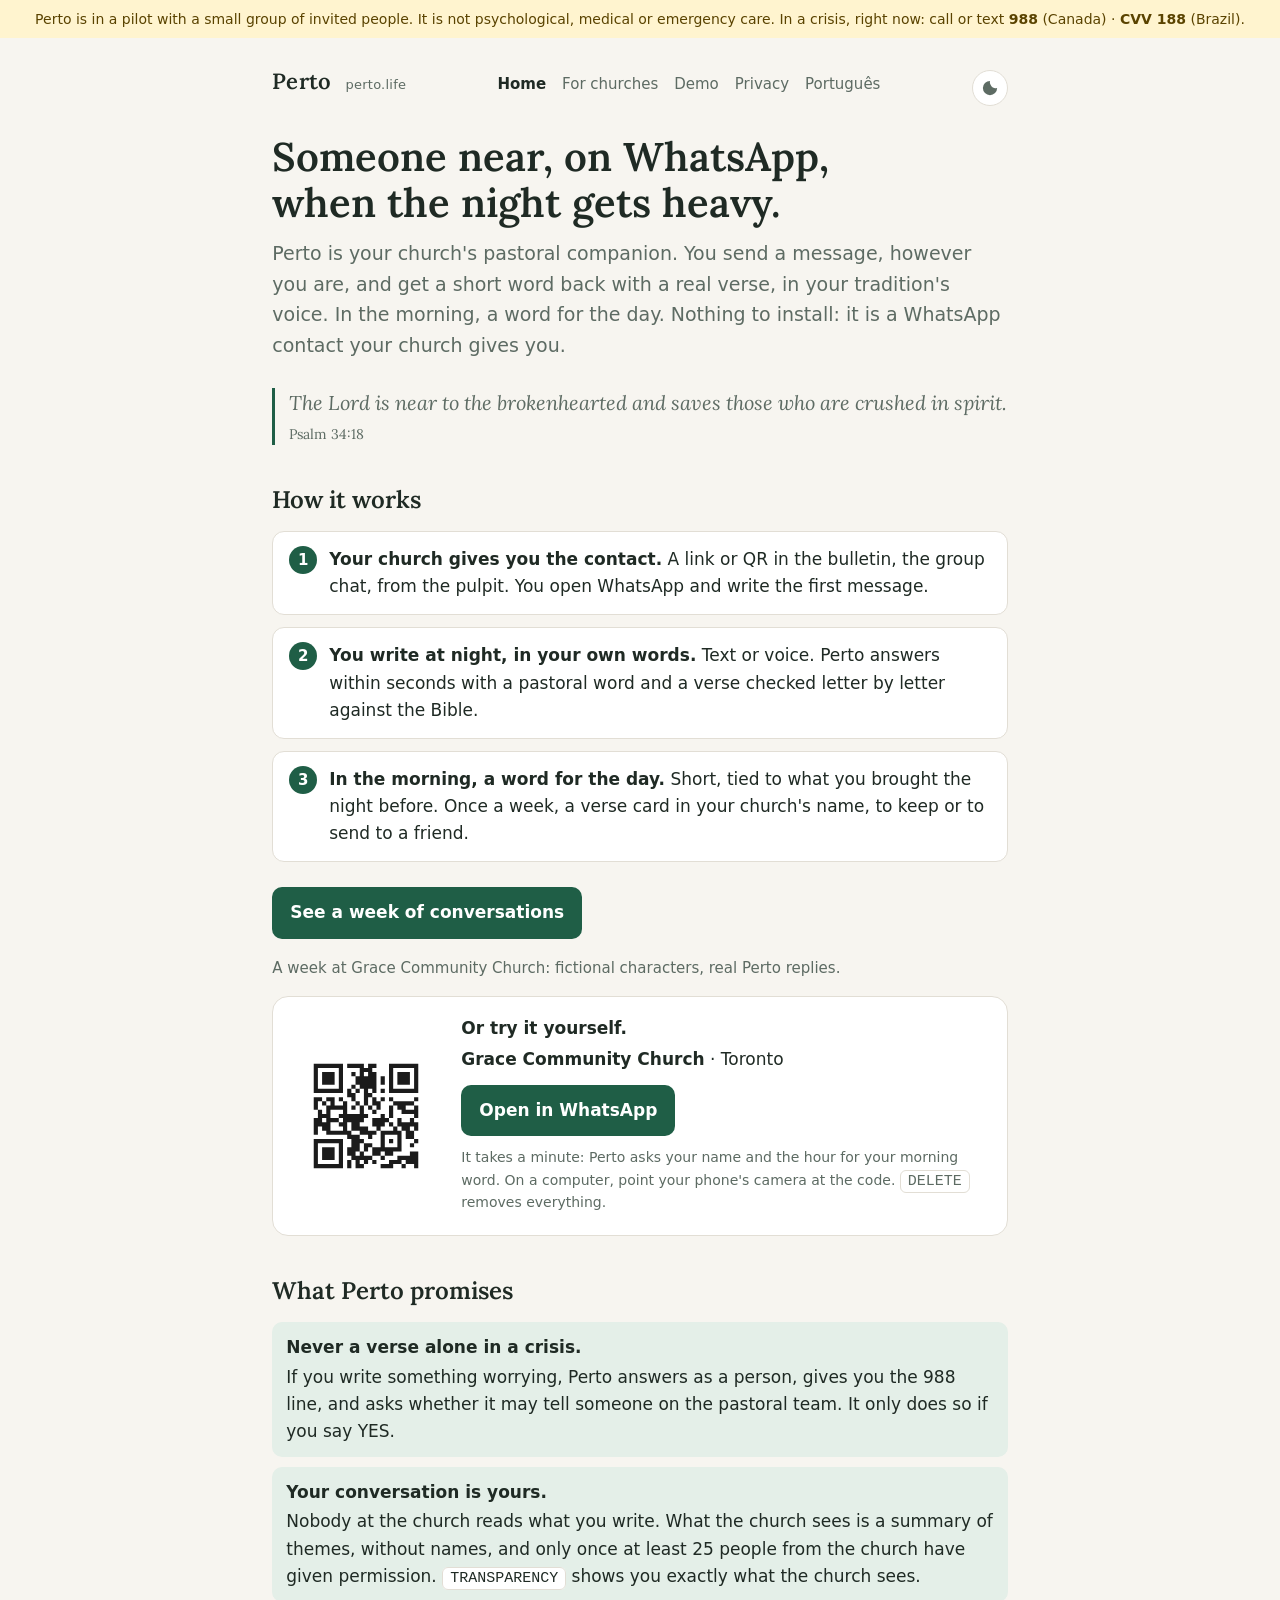
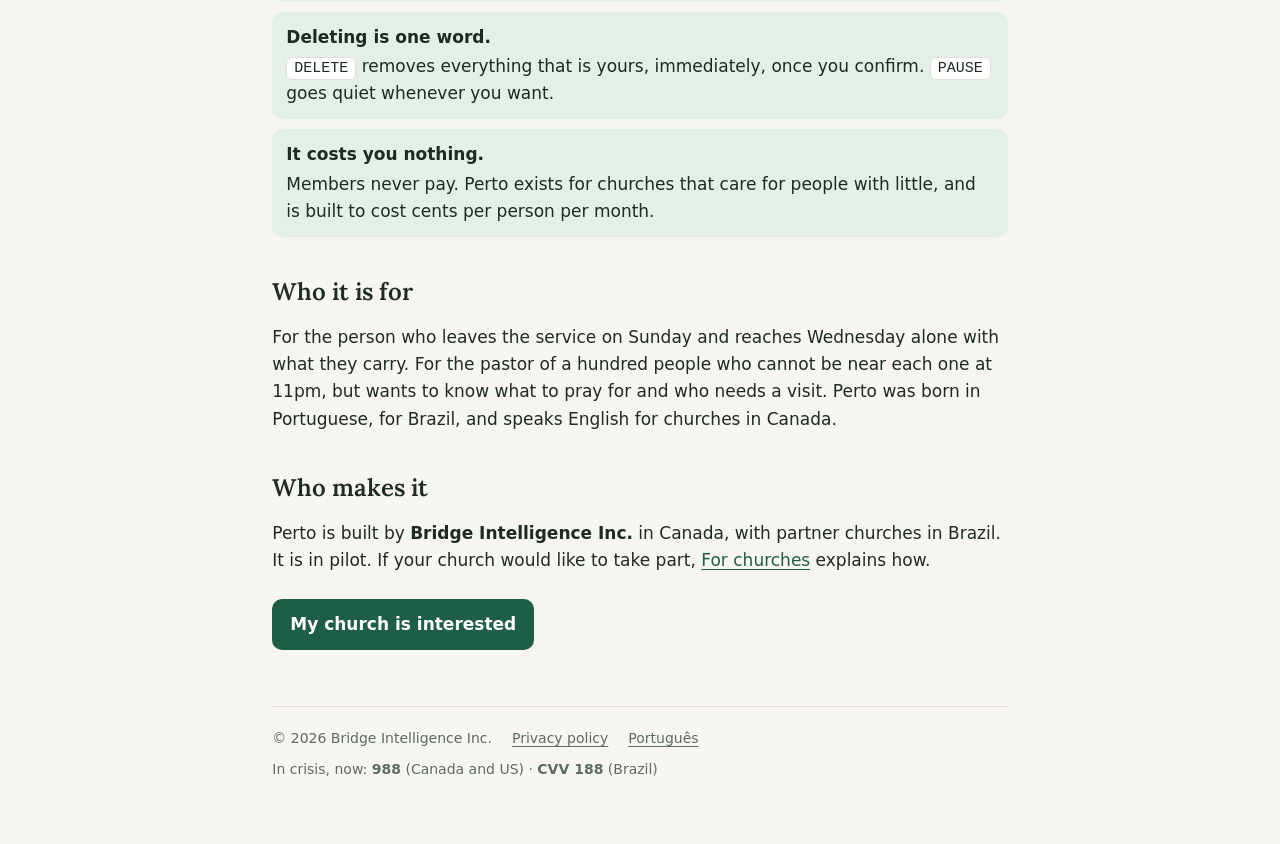
<file: index.html>
<!doctype html>
<html lang="pt-BR">
<head>
<meta charset="utf-8">
<meta name="viewport" content="width=device-width, initial-scale=1">
<title>Perto</title>
<meta name="description" content="Perto é um companheiro pastoral no WhatsApp para igrejas: alguém perto às 11 da noite, com a Palavra, e um pastor que sabe pelo que orar.">
<link rel="alternate" hreflang="en" href="/en/">
<script>/* Front page only: open the visitor's language. A remembered nav choice (perto-lang) wins; otherwise the phone's first language, pt → Portuguese, anything else → English. Never when coming from within the site, so the nav links are not undone. */
(function(){try{var here='pt',to='/en/',c=null;try{c=localStorage.getItem('perto-lang')}catch(e){}if(c==='pt'||c==='en'){if(c!==here)location.replace(to);return}if(document.referrer&&document.referrer.indexOf('//'+location.host+'/')!==-1)return;var l=(navigator.languages&&navigator.languages[0])||navigator.language||'';if(!l)return;if((/^pt(-|$)/i.test(l)?'pt':'en')!==here)location.replace(to)}catch(e){}})();</script>
<script>try{var t=localStorage.getItem('perto-theme');if(t==='dark'||t==='light')document.documentElement.setAttribute('data-theme',t)}catch(e){}</script>
<script data-goatcounter="https://perto.goatcounter.com/count" async src="//gc.zgo.at/count.js"></script>
<link rel="stylesheet" href="https://fonts.googleapis.com/css2?family=Lora:ital,wght@0,500;0,600;1,400&display=swap">
<link rel="stylesheet" href="/assets/site.css">
</head>
<body>
<div class="pilot-notice">O Perto está em fase piloto, com um grupo pequeno de convidados. Não é atendimento psicológico, médico ou de emergência. Em crise, agora: <strong>CVV 188</strong> (Brasil) · <strong>988</strong> (Canadá).</div>
<div class="wrap">
<header class="site">
  <a class="brand" href="/">Perto <small>perto.life</small></a>
  <nav class="site" aria-label="Páginas">
    <a href="/" aria-current="page">Início</a>
    <a href="/igrejas.html">Para igrejas</a>
    <a href="/demo/vida-nova.html">Demonstração</a>
    <a href="/privacidade.html">Privacidade</a>
    <a href="/en/" lang="en">English</a>
  </nav>
  <button type="button" class="theme-toggle" data-theme-toggle title="Tema escuro"><span class="to-dark"><svg width="18" height="18" viewBox="0 0 24 24" fill="currentColor" aria-hidden="true" focusable="false"><path d="M12 2.5A9.5 9.5 0 1 0 21.5 12 8 8 0 0 1 12 2.5Z"/></svg><span class="visually-hidden">Tema escuro</span></span><span class="to-light"><svg width="18" height="18" viewBox="0 0 24 24" fill="currentColor" aria-hidden="true" focusable="false"><circle cx="12" cy="12" r="4.2"/><path d="M11 1.5h2v3.2h-2zM11 19.3h2v3.2h-2zM1.5 11h3.2v2H1.5zM19.3 11h3.2v2h-3.2z"/><path transform="rotate(45 12 12)" d="M11 1.5h2v3.2h-2zM11 19.3h2v3.2h-2zM1.5 11h3.2v2H1.5zM19.3 11h3.2v2h-3.2z"/></svg><span class="visually-hidden">Tema claro</span></span></button>
</header>

<main>
  <h1>Alguém perto, no WhatsApp, quando a noite aperta.</h1>
  <p class="lead">Perto é um companheiro pastoral da sua igreja. Você manda uma mensagem, do jeito que estiver, e recebe uma palavra curta, com um versículo de verdade, no tom da sua tradição. De manhã, uma palavra para o dia. Nenhum aplicativo para instalar: é um contato no WhatsApp que a sua igreja te dá.</p>

  <blockquote class="verse">Perto está o Senhor dos que têm o coração quebrantado e salva os contritos de espírito.
    <cite>Salmo 34:18</cite></blockquote>

  <h2>Como funciona</h2>
  <ol class="steps">
    <li><strong>Sua igreja te dá o contato.</strong> Um link ou QR no boletim, no grupo, no púlpito. Você abre o WhatsApp e escreve a primeira mensagem.</li>
    <li><strong>Você escreve à noite, do seu jeito.</strong> Texto ou áudio. O Perto responde em poucos segundos com uma palavra pastoral e um versículo conferido letra por letra na Bíblia.</li>
    <li><strong>De manhã, uma palavra para o dia.</strong> Curta, ligada ao que você trouxe na véspera. E, uma vez por semana, um cartão com um versículo em nome da sua igreja, para guardar ou mandar para alguém.</li>
  </ol>
  <p><a class="cta" href="/demo/vida-nova.html">Veja uma semana de conversas</a></p>
  <p class="caption">Uma semana na Igreja Vida Nova: personagens fictícios, respostas reais do Perto.</p>
  <div class="try">
    <svg xmlns="http://www.w3.org/2000/svg" width="198" height="198" viewBox="0 0 198 198" role="img" aria-label="Código QR do WhatsApp da Igreja Vida Nova" class="segno"><path transform="scale(6)" class="qrline" stroke="#1b1b1b" d="M4 4.5h7m2 0h1m3 0h2m3 0h7m-25 1h1m5 0h1m2 0h2m3 0h1m3 0h1m5 0h1m-25 1h1m1 0h3m1 0h1m2 0h1m1 0h1m2 0h1m1 0h1m1 0h1m1 0h3m1 0h1m-25 1h1m1 0h3m1 0h1m1 0h2m1 0h4m1 0h1m1 0h1m1 0h3m1 0h1m-25 1h1m1 0h3m1 0h1m1 0h2m1 0h1m1 0h1m2 0h1m1 0h1m1 0h3m1 0h1m-25 1h1m5 0h1m5 0h3m1 0h1m1 0h1m5 0h1m-25 1h7m1 0h1m1 0h1m1 0h1m1 0h1m1 0h1m1 0h7m-15 1h2m2 0h1m-15 1h2m3 0h3m1 0h1m1 0h4m5 0h2m-22 1h1m2 0h1m3 0h2m1 0h2m2 0h2m3 0h5m-24 1h3m3 0h2m1 0h1m3 0h3m1 0h2m2 0h1m1 0h2m-24 1h1m1 0h1m3 0h2m5 0h1m1 0h3m2 0h1m2 0h1m-21 1h3m2 0h2m1 0h1m3 0h1m1 0h1m5 0h1m-25 1h1m2 0h2m2 0h1m1 0h1m1 0h3m1 0h3m1 0h1m3 0h1m-24 1h1m1 0h2m2 0h1m2 0h2m2 0h3m2 0h4m1 0h2m-25 1h1m1 0h4m1 0h2m3 0h1m2 0h1m3 0h1m1 0h2m1 0h1m-25 1h1m1 0h1m2 0h3m2 0h1m1 0h2m2 0h5m1 0h1m-15 1h2m1 0h1m1 0h1m2 0h1m3 0h1m-21 1h7m1 0h1m1 0h3m3 0h1m1 0h1m1 0h1m3 0h1m-25 1h1m5 0h1m1 0h3m3 0h1m1 0h1m3 0h1m2 0h1m-24 1h1m1 0h3m1 0h1m2 0h2m1 0h9m1 0h2m-24 1h1m1 0h3m1 0h1m3 0h2m3 0h1m1 0h2m4 0h2m-25 1h1m1 0h3m1 0h1m2 0h1m3 0h2m1 0h2m3 0h2m1 0h1m-25 1h1m5 0h1m1 0h2m2 0h1m3 0h5m3 0h1m-25 1h7m1 0h3m1 0h1m3 0h3m2 0h1m2 0h1"/></svg>
    <div>
    <p><strong>Ou experimente você mesmo.</strong></p>
    <p><strong>Igreja Vida Nova</strong> · Presidente Prudente, SP</p>
    <p><a class="cta" href="https://wa.me/message/7ZDDLOZS2GCLE1" data-source="home">Abrir no WhatsApp</a></p>
    <p class="pilot">Leva um minuto: o Perto pergunta seu nome e a hora da palavra da manhã. <span class="qr-only">No computador, aponte a câmera do celular para o código.</span> <span class="cmd">APAGAR</span> remove tudo.</p>
    <p class="pilot">O Perto responde a números do Brasil, do Canadá e dos Estados Unidos, em português.</p>
    </div>
  </div>

  <h2>O que o Perto promete</h2>
  <ul class="promises">
    <li><strong>Nunca um versículo sozinho em uma crise.</strong> Se você escrever algo que preocupa, o Perto responde como pessoa, dá o número do CVV (188) e pergunta se pode avisar alguém da equipe pastoral. Só avisa se você disser SIM.</li>
    <li><strong>Sua conversa é sua.</strong> Ninguém da igreja lê o que você escreve. O que a igreja vê é um resumo de temas, sem nomes, e só quando pelo menos 25 pessoas da igreja deram permissão. Você vê exatamente o que a igreja vê com a palavra <span class="cmd">TRANSPARÊNCIA</span>.</li>
    <li><strong>Apagar é uma palavra.</strong> <span class="cmd">APAGAR</span> remove tudo o que é seu, na hora, sem perguntas depois da confirmação. <span class="cmd">PAUSAR</span> silencia quando você quiser.</li>
    <li><strong>Não custa nada para você.</strong> Quem participa nunca paga. O Perto existe para igrejas que cuidam de gente com pouco, e é feito para custar centavos por mês por pessoa.</li>
  </ul>

  <h2>Para quem é</h2>
  <p>Para a pessoa que sai do culto no domingo e chega à quarta-feira sozinha com o que carrega. Para o pastor de uma igreja de cem pessoas que não consegue estar perto de cada uma às 11 da noite, mas quer saber pelo que orar e quem precisa de uma visita. O Perto nasceu em português, para o Brasil, e já fala inglês para igrejas no Canadá.</p>

  <h2>Quem faz</h2>
  <p>O Perto é construído pela <strong>Bridge Intelligence Inc.</strong>, no Canadá, com igrejas parceiras no Brasil. Está em fase piloto. Se a sua igreja quer participar, a página <a href="/igrejas.html">Para igrejas</a> explica como.</p>
  <p><a class="cta" href="/igrejas.html">Minha igreja tem interesse</a></p>
</main>

<footer class="site">
  <span>© <span data-year>2026</span> Bridge Intelligence Inc.</span>
  <a href="/privacidade.html">Política de privacidade</a>
  <a href="/en/" lang="en">English</a>
  <span>Em crise, agora: <strong>CVV 188</strong> (Brasil) · <strong>988</strong> (Canadá e EUA)</span>
</footer>
</div>
<script>document.querySelector('[data-year]').textContent = new Date().getFullYear();</script>
<script src="/assets/site.js" defer></script>
</body>
</html>
</file>
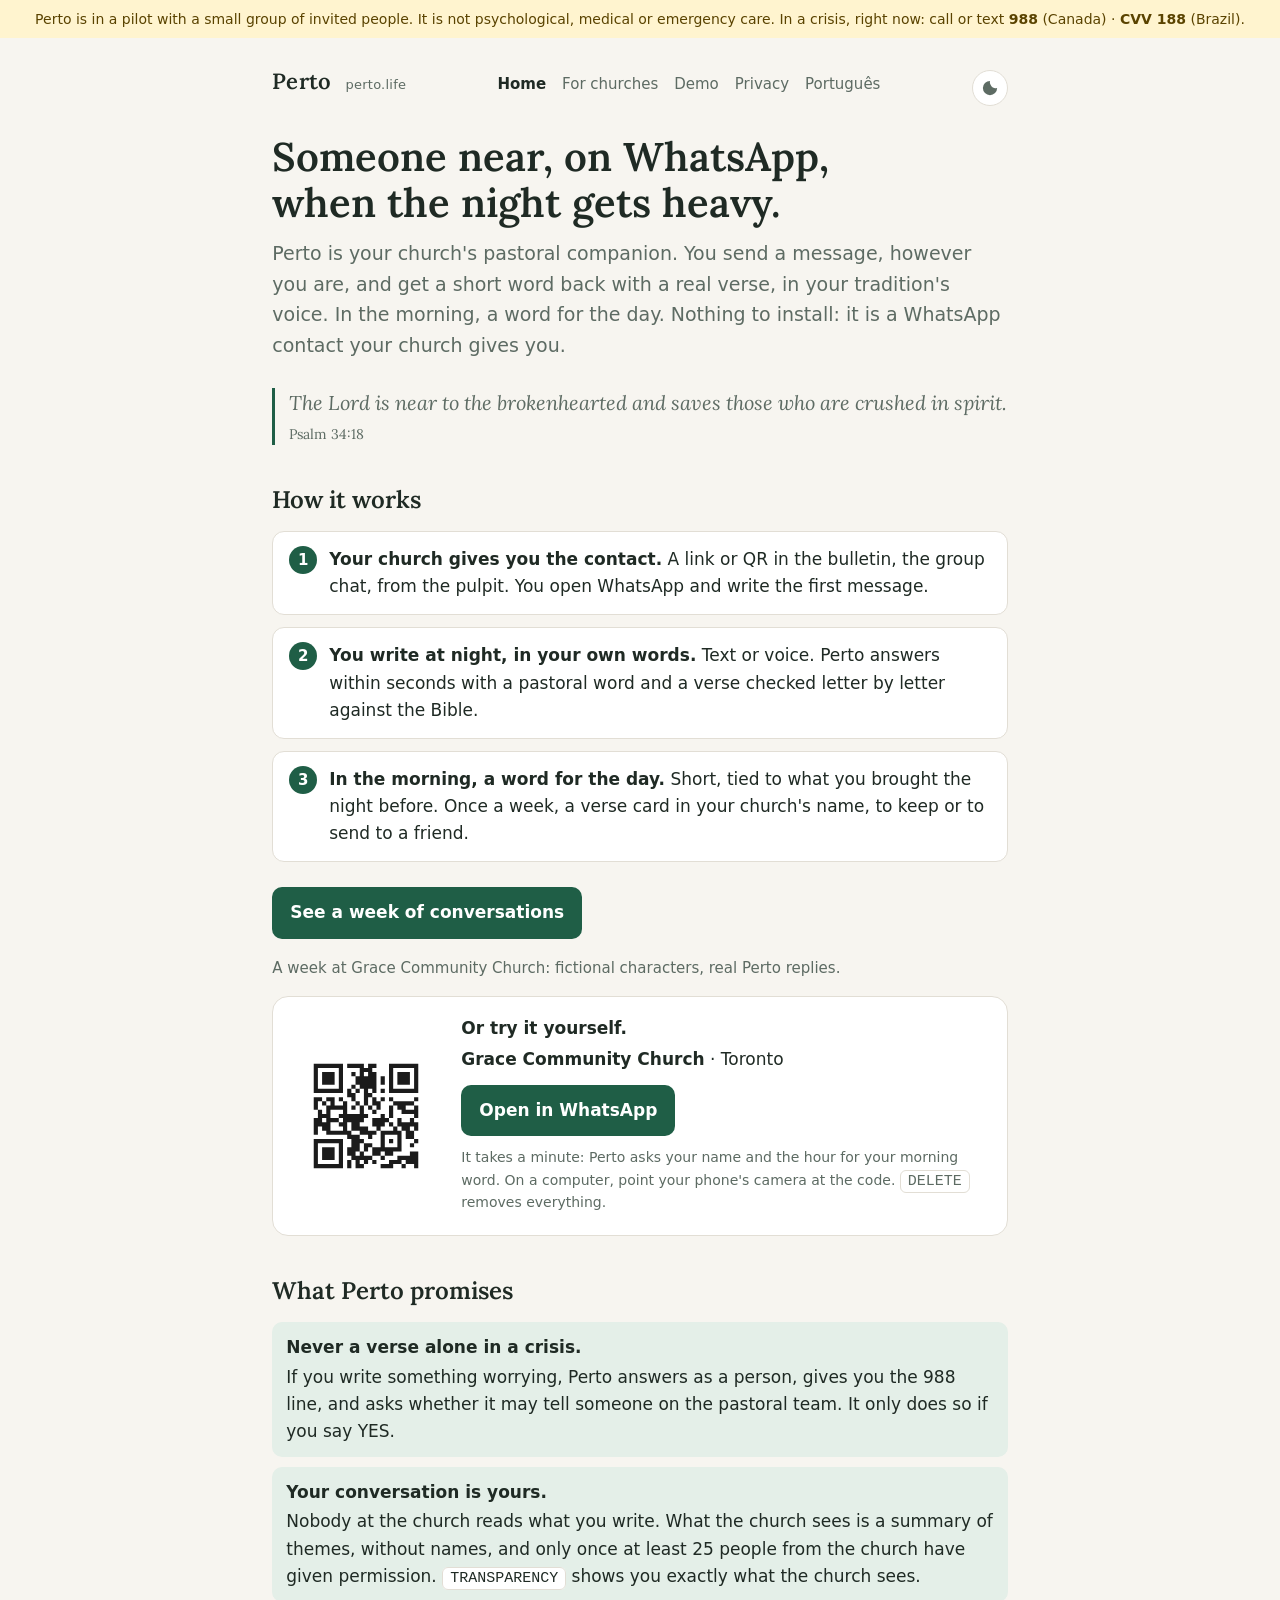
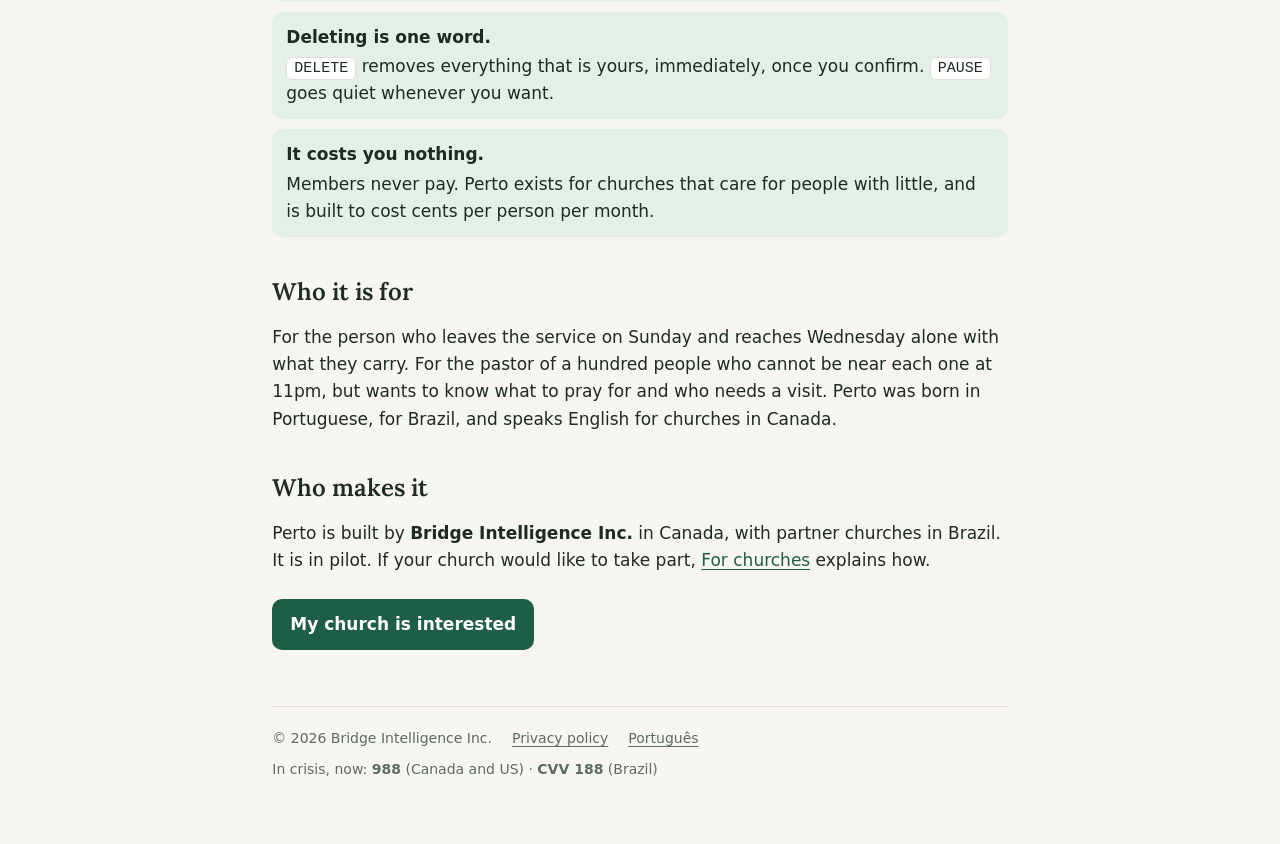
<file: en/index.html>
<!doctype html>
<html lang="en">
<head>
<meta charset="utf-8">
<meta name="viewport" content="width=device-width, initial-scale=1">
<title>Perto</title>
<meta name="description" content="Perto is a pastoral companion on WhatsApp for churches: someone near at 11pm, with Scripture, and a pastor who knows what to pray for.">
<link rel="alternate" hreflang="pt-BR" href="/">
<script>/* Front page only: open the visitor's language. A remembered nav choice (perto-lang) wins; otherwise the phone's first language, pt → Portuguese, anything else → English. Never when coming from within the site, so the nav links are not undone. */
(function(){try{var here='en',to='/',c=null;try{c=localStorage.getItem('perto-lang')}catch(e){}if(c==='pt'||c==='en'){if(c!==here)location.replace(to);return}if(document.referrer&&document.referrer.indexOf('//'+location.host+'/')!==-1)return;var l=(navigator.languages&&navigator.languages[0])||navigator.language||'';if(!l)return;if((/^pt(-|$)/i.test(l)?'pt':'en')!==here)location.replace(to)}catch(e){}})();</script>
<script>try{var t=localStorage.getItem('perto-theme');if(t==='dark'||t==='light')document.documentElement.setAttribute('data-theme',t)}catch(e){}</script>
<script data-goatcounter="https://perto.goatcounter.com/count" async src="//gc.zgo.at/count.js"></script>
<link rel="stylesheet" href="https://fonts.googleapis.com/css2?family=Lora:ital,wght@0,500;0,600;1,400&display=swap">
<link rel="stylesheet" href="/assets/site.css">
</head>
<body>
<div class="pilot-notice">Perto is in a pilot with a small group of invited people. It is not psychological, medical or emergency care. In a crisis, right now: call or text <strong>988</strong> (Canada) · <strong>CVV 188</strong> (Brazil).</div>
<div class="wrap">
<header class="site">
  <a class="brand" href="/en/">Perto <small>perto.life</small></a>
  <nav class="site" aria-label="Pages">
    <a href="/en/" aria-current="page">Home</a>
    <a href="/en/churches.html">For churches</a>
    <a href="/en/demo/grace.html">Demo</a>
    <a href="/en/privacy.html">Privacy</a>
    <a href="/" lang="pt-BR">Português</a>
  </nav>
  <button type="button" class="theme-toggle" data-theme-toggle title="Dark theme"><span class="to-dark"><svg width="18" height="18" viewBox="0 0 24 24" fill="currentColor" aria-hidden="true" focusable="false"><path d="M12 2.5A9.5 9.5 0 1 0 21.5 12 8 8 0 0 1 12 2.5Z"/></svg><span class="visually-hidden">Dark theme</span></span><span class="to-light"><svg width="18" height="18" viewBox="0 0 24 24" fill="currentColor" aria-hidden="true" focusable="false"><circle cx="12" cy="12" r="4.2"/><path d="M11 1.5h2v3.2h-2zM11 19.3h2v3.2h-2zM1.5 11h3.2v2H1.5zM19.3 11h3.2v2h-3.2z"/><path transform="rotate(45 12 12)" d="M11 1.5h2v3.2h-2zM11 19.3h2v3.2h-2zM1.5 11h3.2v2H1.5zM19.3 11h3.2v2h-3.2z"/></svg><span class="visually-hidden">Light theme</span></span></button>
</header>

<main>
  <h1>Someone near, on WhatsApp, when the night gets heavy.</h1>
  <p class="lead">Perto is your church's pastoral companion. You send a message, however you are, and get a short word back with a real verse, in your tradition's voice. In the morning, a word for the day. Nothing to install: it is a WhatsApp contact your church gives you.</p>

  <blockquote class="verse">The Lord is near to the brokenhearted and saves those who are crushed in spirit.
    <cite>Psalm 34:18</cite></blockquote>

  <h2>How it works</h2>
  <ol class="steps">
    <li><strong>Your church gives you the contact.</strong> A link or QR in the bulletin, the group chat, from the pulpit. You open WhatsApp and write the first message.</li>
    <li><strong>You write at night, in your own words.</strong> Text or voice. Perto answers within seconds with a pastoral word and a verse checked letter by letter against the Bible.</li>
    <li><strong>In the morning, a word for the day.</strong> Short, tied to what you brought the night before. Once a week, a verse card in your church's name, to keep or to send to a friend.</li>
  </ol>
  <p><a class="cta" href="/en/demo/grace.html">See a week of conversations</a></p>
  <p class="caption">A week at Grace Community Church: fictional characters, real Perto replies.</p>
  <div class="try">
    <svg xmlns="http://www.w3.org/2000/svg" width="198" height="198" viewBox="0 0 198 198" role="img" aria-label="Grace Community Church&#x27;s WhatsApp QR code" class="segno"><path transform="scale(6)" class="qrline" stroke="#1b1b1b" d="M4 4.5h7m1 0h4m1 0h2m3 0h7m-25 1h1m5 0h1m4 0h3m4 0h1m5 0h1m-25 1h1m1 0h3m1 0h1m2 0h1m1 0h1m1 0h2m3 0h1m1 0h3m1 0h1m-25 1h1m1 0h3m1 0h1m3 0h5m1 0h1m1 0h1m1 0h3m1 0h1m-25 1h1m1 0h3m1 0h1m3 0h5m1 0h1m1 0h1m1 0h3m1 0h1m-25 1h1m5 0h1m2 0h1m1 0h4m3 0h1m5 0h1m-25 1h7m1 0h1m1 0h1m1 0h1m1 0h1m1 0h1m1 0h7m-17 1h2m2 0h2m-14 1h2m1 0h2m1 0h1m2 0h1m2 0h1m1 0h1m1 0h1m1 0h1m5 0h1m-25 1h1m1 0h1m1 0h1m2 0h1m2 0h1m1 0h1m1 0h2m3 0h5m-24 1h1m2 0h5m1 0h1m1 0h1m1 0h1m1 0h1m2 0h1m1 0h2m2 0h1m-24 1h1m1 0h1m3 0h1m3 0h1m2 0h1m3 0h1m2 0h4m-24 1h3m2 0h7m3 0h1m1 0h1m5 0h1m-25 1h2m1 0h3m1 0h5m2 0h4m2 0h1m2 0h1m-24 1h4m2 0h2m1 0h2m3 0h3m1 0h1m1 0h5m-25 1h1m1 0h2m3 0h1m1 0h4m2 0h1m3 0h1m1 0h2m1 0h1m-25 1h1m2 0h6m2 0h4m1 0h5m1 0h2m-16 1h3m2 0h1m2 0h1m3 0h1m1 0h2m-24 1h7m2 0h3m4 0h1m1 0h1m1 0h1m3 0h1m-25 1h1m5 0h1m2 0h2m1 0h2m2 0h1m3 0h1m2 0h1m-24 1h1m1 0h3m1 0h1m1 0h3m1 0h1m1 0h7m-21 1h1m1 0h3m1 0h1m1 0h2m1 0h1m2 0h2m1 0h2m4 0h2m-25 1h1m1 0h3m1 0h1m2 0h5m2 0h1m3 0h5m-25 1h1m5 0h1m1 0h1m1 0h1m1 0h1m1 0h1m3 0h3m1 0h3m-25 1h7m1 0h1m1 0h2m4 0h3m2 0h1m2 0h1"/></svg>
    <div>
    <p><strong>Or try it yourself.</strong></p>
    <p><strong>Grace Community Church</strong> · Toronto</p>
    <p><a class="cta" href="https://wa.me/message/SQAAXZ5ANSONC1" data-source="home">Open in WhatsApp</a></p>
    <p class="pilot">It takes a minute: Perto asks your name and the hour for your morning word. <span class="qr-only">On a computer, point your phone's camera at the code.</span> <span class="cmd">DELETE</span> removes everything.</p>
        </div>
  </div>

  <h2>What Perto promises</h2>
  <ul class="promises">
    <li><strong>Never a verse alone in a crisis.</strong> If you write something worrying, Perto answers as a person, gives you the 988 line, and asks whether it may tell someone on the pastoral team. It only does so if you say YES.</li>
    <li><strong>Your conversation is yours.</strong> Nobody at the church reads what you write. What the church sees is a summary of themes, without names, and only once at least 25 people from the church have given permission. <span class="cmd">TRANSPARENCY</span> shows you exactly what the church sees.</li>
    <li><strong>Deleting is one word.</strong> <span class="cmd">DELETE</span> removes everything that is yours, immediately, once you confirm. <span class="cmd">PAUSE</span> goes quiet whenever you want.</li>
    <li><strong>It costs you nothing.</strong> Members never pay. Perto exists for churches that care for people with little, and is built to cost cents per person per month.</li>
  </ul>

  <h2>Who it is for</h2>
  <p>For the person who leaves the service on Sunday and reaches Wednesday alone with what they carry. For the pastor of a hundred people who cannot be near each one at 11pm, but wants to know what to pray for and who needs a visit. Perto was born in Portuguese, for Brazil, and speaks English for churches in Canada.</p>

  <h2>Who makes it</h2>
  <p>Perto is built by <strong>Bridge Intelligence Inc.</strong> in Canada, with partner churches in Brazil. It is in pilot. If your church would like to take part, <a href="/en/churches.html">For churches</a> explains how.</p>
  <p><a class="cta" href="/en/churches.html">My church is interested</a></p>
</main>

<footer class="site">
  <span>© <span data-year>2026</span> Bridge Intelligence Inc.</span>
  <a href="/en/privacy.html">Privacy policy</a>
  <a href="/" lang="pt-BR">Português</a>
  <span>In crisis, now: <strong>988</strong> (Canada and US) · <strong>CVV 188</strong> (Brazil)</span>
</footer>
</div>
<script>document.querySelector('[data-year]').textContent = new Date().getFullYear();</script>
<script src="/assets/site.js" defer></script>
</body>
</html>
</file>
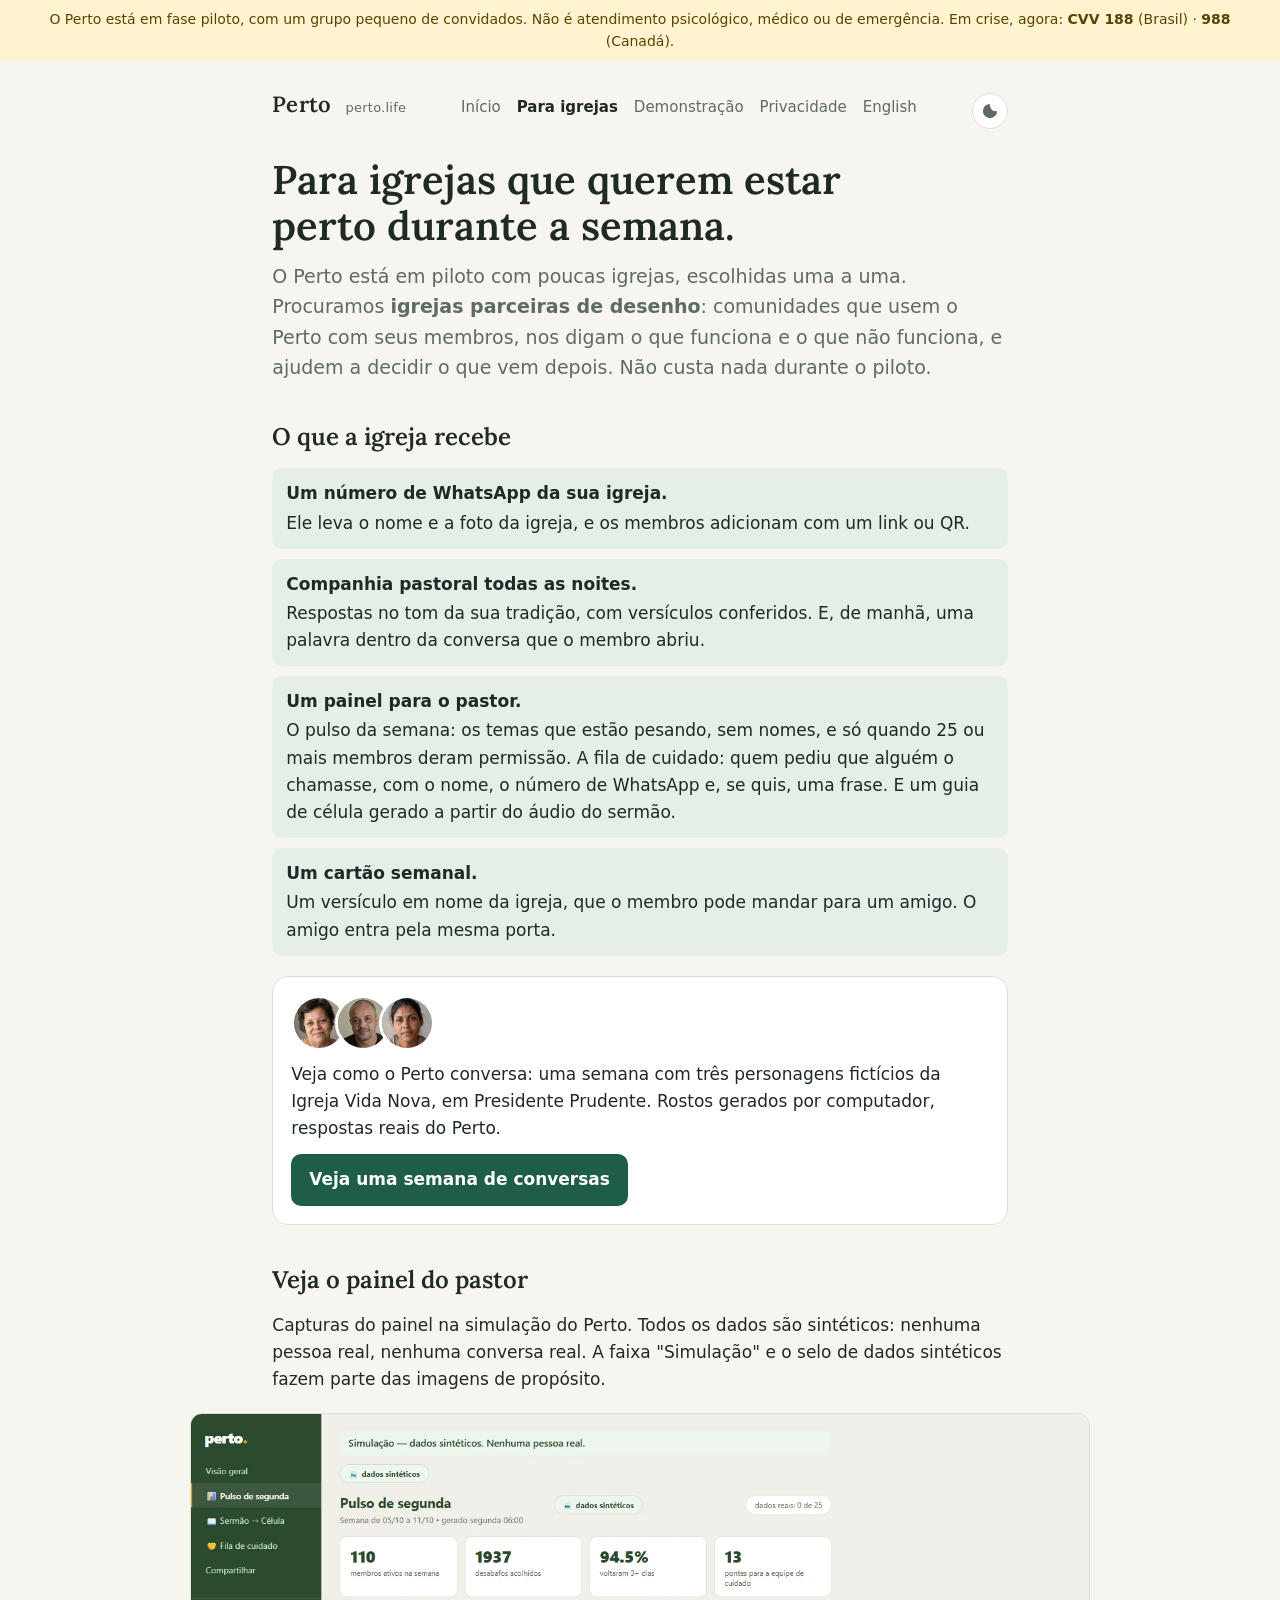
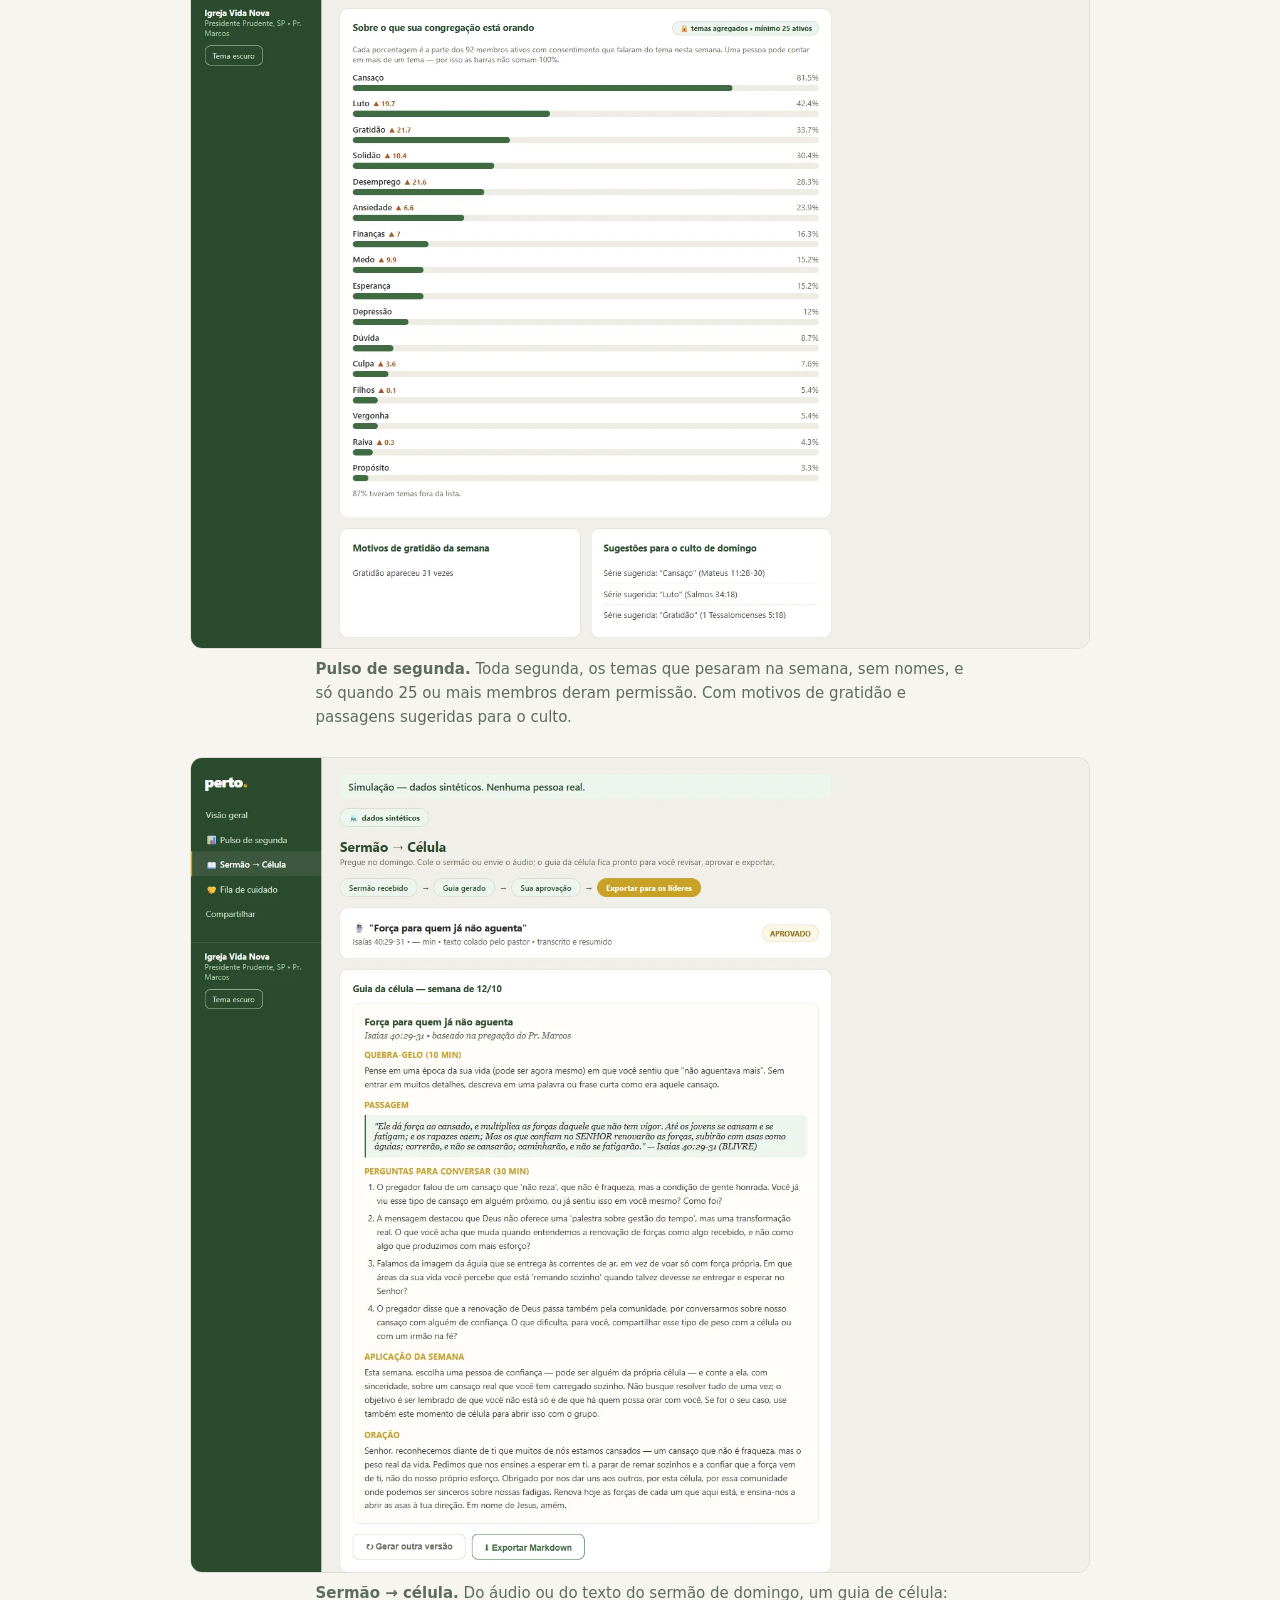
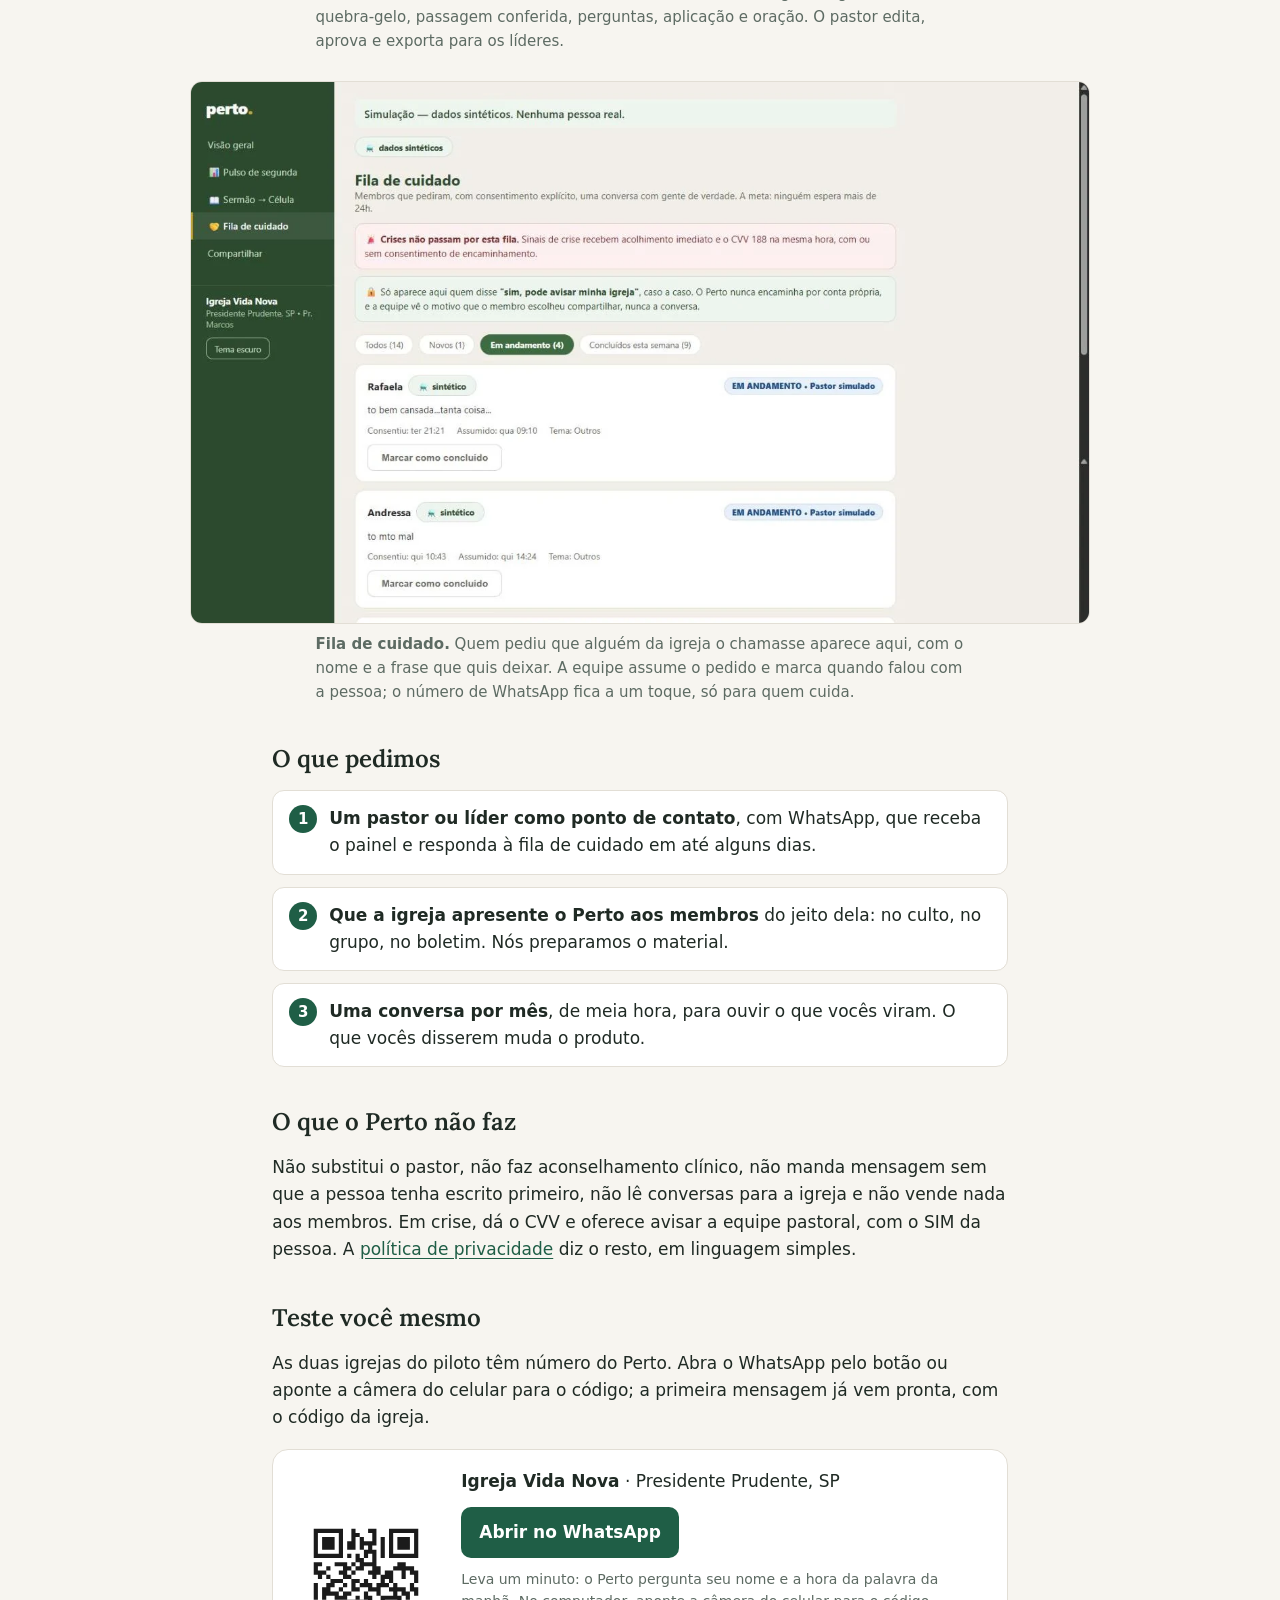
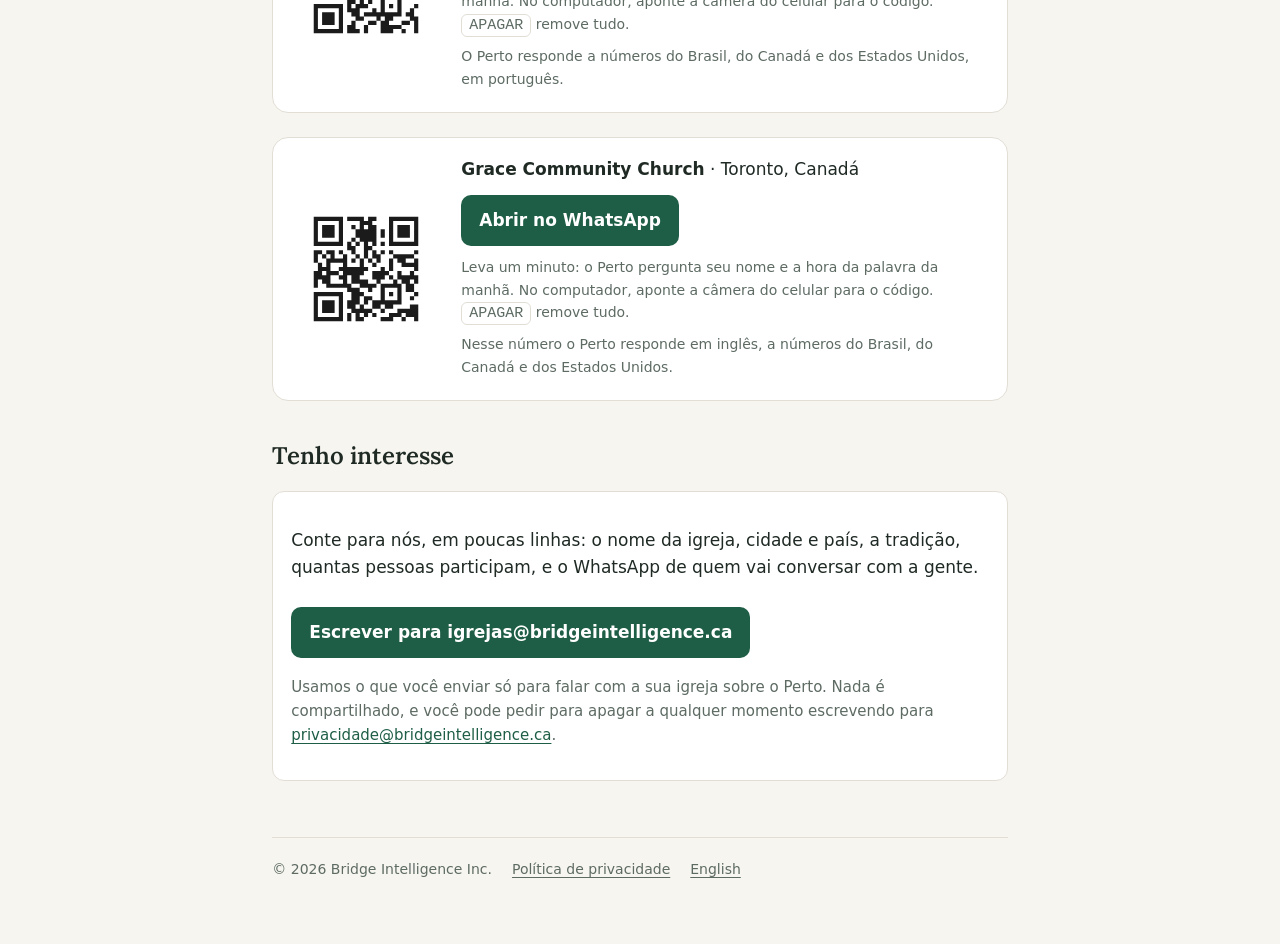
<file: igrejas.html>
<!doctype html>
<html lang="pt-BR">
<head>
<meta charset="utf-8">
<meta name="viewport" content="width=device-width, initial-scale=1">
<title>Perto para igrejas</title>
<meta name="description" content="Como a sua igreja entra no piloto do Perto: o que a igreja recebe, o que pedimos em troca, e como falar com a gente.">
<link rel="alternate" hreflang="en" href="/en/churches.html">
<script>try{var t=localStorage.getItem('perto-theme');if(t==='dark'||t==='light')document.documentElement.setAttribute('data-theme',t)}catch(e){}</script>
<script data-goatcounter="https://perto.goatcounter.com/count" async src="//gc.zgo.at/count.js"></script>
<link rel="stylesheet" href="https://fonts.googleapis.com/css2?family=Lora:ital,wght@0,500;0,600;1,400&display=swap">
<link rel="stylesheet" href="/assets/site.css">
</head>
<body>
<div class="pilot-notice">O Perto está em fase piloto, com um grupo pequeno de convidados. Não é atendimento psicológico, médico ou de emergência. Em crise, agora: <strong>CVV 188</strong> (Brasil) · <strong>988</strong> (Canadá).</div>
<div class="wrap">
<header class="site">
  <a class="brand" href="/">Perto <small>perto.life</small></a>
  <nav class="site" aria-label="Páginas">
    <a href="/">Início</a>
    <a href="/igrejas.html" aria-current="page">Para igrejas</a>
    <a href="/demo/vida-nova.html">Demonstração</a>
    <a href="/privacidade.html">Privacidade</a>
    <a href="/en/churches.html" lang="en">English</a>
  </nav>
  <button type="button" class="theme-toggle" data-theme-toggle title="Tema escuro"><span class="to-dark"><svg width="18" height="18" viewBox="0 0 24 24" fill="currentColor" aria-hidden="true" focusable="false"><path d="M12 2.5A9.5 9.5 0 1 0 21.5 12 8 8 0 0 1 12 2.5Z"/></svg><span class="visually-hidden">Tema escuro</span></span><span class="to-light"><svg width="18" height="18" viewBox="0 0 24 24" fill="currentColor" aria-hidden="true" focusable="false"><circle cx="12" cy="12" r="4.2"/><path d="M11 1.5h2v3.2h-2zM11 19.3h2v3.2h-2zM1.5 11h3.2v2H1.5zM19.3 11h3.2v2h-3.2z"/><path transform="rotate(45 12 12)" d="M11 1.5h2v3.2h-2zM11 19.3h2v3.2h-2zM1.5 11h3.2v2H1.5zM19.3 11h3.2v2h-3.2z"/></svg><span class="visually-hidden">Tema claro</span></span></button>
</header>

<main>
  <h1>Para igrejas que querem estar perto durante a semana.</h1>
  <p class="lead">O Perto está em piloto com poucas igrejas, escolhidas uma a uma. Procuramos <strong>igrejas parceiras de desenho</strong>: comunidades que usem o Perto com seus membros, nos digam o que funciona e o que não funciona, e ajudem a decidir o que vem depois. Não custa nada durante o piloto.</p>

  <h2>O que a igreja recebe</h2>
  <ul class="promises">
    <li><strong>Um número de WhatsApp da sua igreja.</strong> Ele leva o nome e a foto da igreja, e os membros adicionam com um link ou QR.</li>
    <li><strong>Companhia pastoral todas as noites.</strong> Respostas no tom da sua tradição, com versículos conferidos. E, de manhã, uma palavra dentro da conversa que o membro abriu.</li>
    <li><strong>Um painel para o pastor.</strong> O pulso da semana: os temas que estão pesando, sem nomes, e só quando 25 ou mais membros deram permissão. A fila de cuidado: quem pediu que alguém o chamasse, com o nome, o número de WhatsApp e, se quis, uma frase. E um guia de célula gerado a partir do áudio do sermão.</li>
    <li><strong>Um cartão semanal.</strong> Um versículo em nome da igreja, que o membro pode mandar para um amigo. O amigo entra pela mesma porta.</li>
  </ul>
  <div class="demo-card">
    <div class="faces" aria-hidden="true"><img src="/assets/img/faces/maria.jpg" width="56" height="56" alt="" loading="lazy"><img src="/assets/img/faces/tiago.jpg" width="56" height="56" alt="" loading="lazy"><img src="/assets/img/faces/silvia.jpg" width="56" height="56" alt="" loading="lazy"></div>
    <p>Veja como o Perto conversa: uma semana com três personagens fictícios da Igreja Vida Nova, em Presidente Prudente. Rostos gerados por computador, respostas reais do Perto.</p>
    <a class="cta" href="/demo/vida-nova.html">Veja uma semana de conversas</a>
  </div>

  <h2 id="painel">Veja o painel do pastor</h2>
  <p>Capturas do painel na simulação do Perto. Todos os dados são sintéticos: nenhuma pessoa real, nenhuma conversa real. A faixa "Simulação" e o selo de dados sintéticos fazem parte das imagens de propósito.</p>
    <figure class="shot">
      <picture><source type="image/webp" srcset="/assets/img/painel-pulso.webp"><img src="/assets/img/painel-pulso.png" width="1433" height="1330" loading="lazy" decoding="async" alt="Tela Pulso de segunda do painel do Perto, marcada como simulação com dados sintéticos: quatro números da semana, a lista de temas da congregação com barras e porcentagens, sem nomes, e, abaixo, os motivos de gratidão da semana e três passagens sugeridas para o culto de domingo."></picture>
      <figcaption><strong>Pulso de segunda.</strong> Toda segunda, os temas que pesaram na semana, sem nomes, e só quando 25 ou mais membros deram permissão. Com motivos de gratidão e passagens sugeridas para o culto.</figcaption>
    </figure>
    <figure class="shot">
      <picture><source type="image/webp" srcset="/assets/img/painel-sermao-celula.webp"><img src="/assets/img/painel-sermao-celula.png" width="1433" height="1300" loading="lazy" decoding="async" alt="Tela Sermão → Célula do painel do Perto, marcada como simulação: o sermão recebido e o guia de célula gerado, com quebra-gelo, passagem, perguntas, aplicação e oração, e os botões de gerar outra versão e exportar."></picture>
      <figcaption><strong>Sermão → célula.</strong> Do áudio ou do texto do sermão de domingo, um guia de célula: quebra-gelo, passagem conferida, perguntas, aplicação e oração. O pastor edita, aprova e exporta para os líderes.</figcaption>
    </figure>
    <figure class="shot">
      <picture><source type="image/webp" srcset="/assets/img/painel-fila-cuidado.webp"><img src="/assets/img/painel-fila-cuidado.png" width="1328" height="800" loading="lazy" decoding="async" alt="Tela Fila de cuidado do painel do Perto, marcada como simulação: pedidos de conversa de membros fictícios, com o nome, a frase que deixaram, o tema e quem assumiu o cuidado."></picture>
      <figcaption><strong>Fila de cuidado.</strong> Quem pediu que alguém da igreja o chamasse aparece aqui, com o nome e a frase que quis deixar. A equipe assume o pedido e marca quando falou com a pessoa; o número de WhatsApp fica a um toque, só para quem cuida.</figcaption>
    </figure>

  <h2>O que pedimos</h2>
  <ol class="steps">
    <li><strong>Um pastor ou líder como ponto de contato</strong>, com WhatsApp, que receba o painel e responda à fila de cuidado em até alguns dias.</li>
    <li><strong>Que a igreja apresente o Perto aos membros</strong> do jeito dela: no culto, no grupo, no boletim. Nós preparamos o material.</li>
    <li><strong>Uma conversa por mês</strong>, de meia hora, para ouvir o que vocês viram. O que vocês disserem muda o produto.</li>
  </ol>

  <h2>O que o Perto não faz</h2>
  <p>Não substitui o pastor, não faz aconselhamento clínico, não manda mensagem sem que a pessoa tenha escrito primeiro, não lê conversas para a igreja e não vende nada aos membros. Em crise, dá o CVV e oferece avisar a equipe pastoral, com o SIM da pessoa. A <a href="/privacidade.html">política de privacidade</a> diz o resto, em linguagem simples.</p>

  <h2 id="teste">Teste você mesmo</h2>
  <p>As duas igrejas do piloto têm número do Perto. Abra o WhatsApp pelo botão<span class="qr-only"> ou aponte a câmera do celular para o código</span>; a primeira mensagem já vem pronta, com o código da igreja.</p>
  <div class="try">
    <svg xmlns="http://www.w3.org/2000/svg" width="198" height="198" viewBox="0 0 198 198" role="img" aria-label="Código QR do WhatsApp da Igreja Vida Nova" class="segno"><path transform="scale(6)" class="qrline" stroke="#1b1b1b" d="M4 4.5h7m2 0h1m3 0h2m3 0h7m-25 1h1m5 0h1m2 0h2m3 0h1m3 0h1m5 0h1m-25 1h1m1 0h3m1 0h1m2 0h1m1 0h1m2 0h1m1 0h1m1 0h1m1 0h3m1 0h1m-25 1h1m1 0h3m1 0h1m1 0h2m1 0h4m1 0h1m1 0h1m1 0h3m1 0h1m-25 1h1m1 0h3m1 0h1m1 0h2m1 0h1m1 0h1m2 0h1m1 0h1m1 0h3m1 0h1m-25 1h1m5 0h1m5 0h3m1 0h1m1 0h1m5 0h1m-25 1h7m1 0h1m1 0h1m1 0h1m1 0h1m1 0h1m1 0h7m-15 1h2m2 0h1m-15 1h2m3 0h3m1 0h1m1 0h4m5 0h2m-22 1h1m2 0h1m3 0h2m1 0h2m2 0h2m3 0h5m-24 1h3m3 0h2m1 0h1m3 0h3m1 0h2m2 0h1m1 0h2m-24 1h1m1 0h1m3 0h2m5 0h1m1 0h3m2 0h1m2 0h1m-21 1h3m2 0h2m1 0h1m3 0h1m1 0h1m5 0h1m-25 1h1m2 0h2m2 0h1m1 0h1m1 0h3m1 0h3m1 0h1m3 0h1m-24 1h1m1 0h2m2 0h1m2 0h2m2 0h3m2 0h4m1 0h2m-25 1h1m1 0h4m1 0h2m3 0h1m2 0h1m3 0h1m1 0h2m1 0h1m-25 1h1m1 0h1m2 0h3m2 0h1m1 0h2m2 0h5m1 0h1m-15 1h2m1 0h1m1 0h1m2 0h1m3 0h1m-21 1h7m1 0h1m1 0h3m3 0h1m1 0h1m1 0h1m3 0h1m-25 1h1m5 0h1m1 0h3m3 0h1m1 0h1m3 0h1m2 0h1m-24 1h1m1 0h3m1 0h1m2 0h2m1 0h9m1 0h2m-24 1h1m1 0h3m1 0h1m3 0h2m3 0h1m1 0h2m4 0h2m-25 1h1m1 0h3m1 0h1m2 0h1m3 0h2m1 0h2m3 0h2m1 0h1m-25 1h1m5 0h1m1 0h2m2 0h1m3 0h5m3 0h1m-25 1h7m1 0h3m1 0h1m3 0h3m2 0h1m2 0h1"/></svg>
    <div>
    <p><strong>Igreja Vida Nova</strong> · Presidente Prudente, SP</p>
    <p><a class="cta" href="https://wa.me/message/7ZDDLOZS2GCLE1" data-source="churches-vidanova">Abrir no WhatsApp</a></p>
    <p class="pilot">Leva um minuto: o Perto pergunta seu nome e a hora da palavra da manhã. <span class="qr-only">No computador, aponte a câmera do celular para o código.</span> <span class="cmd">APAGAR</span> remove tudo.</p>
    <p class="pilot">O Perto responde a números do Brasil, do Canadá e dos Estados Unidos, em português.</p>
    </div>
  </div>
  <div class="try">
    <svg xmlns="http://www.w3.org/2000/svg" width="198" height="198" viewBox="0 0 198 198" role="img" aria-label="Código QR do WhatsApp da Grace Community Church" class="segno"><path transform="scale(6)" class="qrline" stroke="#1b1b1b" d="M4 4.5h7m1 0h4m1 0h2m3 0h7m-25 1h1m5 0h1m4 0h3m4 0h1m5 0h1m-25 1h1m1 0h3m1 0h1m2 0h1m1 0h1m1 0h2m3 0h1m1 0h3m1 0h1m-25 1h1m1 0h3m1 0h1m3 0h5m1 0h1m1 0h1m1 0h3m1 0h1m-25 1h1m1 0h3m1 0h1m3 0h5m1 0h1m1 0h1m1 0h3m1 0h1m-25 1h1m5 0h1m2 0h1m1 0h4m3 0h1m5 0h1m-25 1h7m1 0h1m1 0h1m1 0h1m1 0h1m1 0h1m1 0h7m-17 1h2m2 0h2m-14 1h2m1 0h2m1 0h1m2 0h1m2 0h1m1 0h1m1 0h1m1 0h1m5 0h1m-25 1h1m1 0h1m1 0h1m2 0h1m2 0h1m1 0h1m1 0h2m3 0h5m-24 1h1m2 0h5m1 0h1m1 0h1m1 0h1m1 0h1m2 0h1m1 0h2m2 0h1m-24 1h1m1 0h1m3 0h1m3 0h1m2 0h1m3 0h1m2 0h4m-24 1h3m2 0h7m3 0h1m1 0h1m5 0h1m-25 1h2m1 0h3m1 0h5m2 0h4m2 0h1m2 0h1m-24 1h4m2 0h2m1 0h2m3 0h3m1 0h1m1 0h5m-25 1h1m1 0h2m3 0h1m1 0h4m2 0h1m3 0h1m1 0h2m1 0h1m-25 1h1m2 0h6m2 0h4m1 0h5m1 0h2m-16 1h3m2 0h1m2 0h1m3 0h1m1 0h2m-24 1h7m2 0h3m4 0h1m1 0h1m1 0h1m3 0h1m-25 1h1m5 0h1m2 0h2m1 0h2m2 0h1m3 0h1m2 0h1m-24 1h1m1 0h3m1 0h1m1 0h3m1 0h1m1 0h7m-21 1h1m1 0h3m1 0h1m1 0h2m1 0h1m2 0h2m1 0h2m4 0h2m-25 1h1m1 0h3m1 0h1m2 0h5m2 0h1m3 0h5m-25 1h1m5 0h1m1 0h1m1 0h1m1 0h1m1 0h1m3 0h3m1 0h3m-25 1h7m1 0h1m1 0h2m4 0h3m2 0h1m2 0h1"/></svg>
    <div>
    <p><strong>Grace Community Church</strong> · Toronto, Canadá</p>
    <p><a class="cta" href="https://wa.me/message/SQAAXZ5ANSONC1" data-source="churches-grace">Abrir no WhatsApp</a></p>
    <p class="pilot">Leva um minuto: o Perto pergunta seu nome e a hora da palavra da manhã. <span class="qr-only">No computador, aponte a câmera do celular para o código.</span> <span class="cmd">APAGAR</span> remove tudo.</p>
    <p class="pilot">Nesse número o Perto responde em inglês, a números do Brasil, do Canadá e dos Estados Unidos.</p>
    </div>
  </div>
  <h2>Tenho interesse</h2>
  <div class="form-box">
    <!-- Cole aqui o embed do formulário (Tally, por exemplo). Enquanto não houver, o fallback abaixo aparece. -->
    <!-- <iframe src="TALLY_FORM_URL" title="Formulário de interesse" loading="lazy"></iframe> -->
    <p>Conte para nós, em poucas linhas: o nome da igreja, cidade e país, a tradição, quantas pessoas participam, e o WhatsApp de quem vai conversar com a gente.</p>
    <p><a class="cta" href="mailto:igrejas@bridgeintelligence.ca?subject=Minha%20igreja%20tem%20interesse%20no%20Perto">Escrever para igrejas@bridgeintelligence.ca</a></p>
    <p class="form-fallback">Usamos o que você enviar só para falar com a sua igreja sobre o Perto. Nada é compartilhado, e você pode pedir para apagar a qualquer momento escrevendo para <a href="mailto:privacidade@bridgeintelligence.ca">privacidade@bridgeintelligence.ca</a>.</p>
  </div>
</main>

<footer class="site">
  <span>© <span data-year>2026</span> Bridge Intelligence Inc.</span>
  <a href="/privacidade.html">Política de privacidade</a>
  <a href="/en/churches.html" lang="en">English</a>
</footer>
</div>
<script>document.querySelector('[data-year]').textContent = new Date().getFullYear();</script>
<script src="/assets/site.js" defer></script>
</body>
</html>
</file>
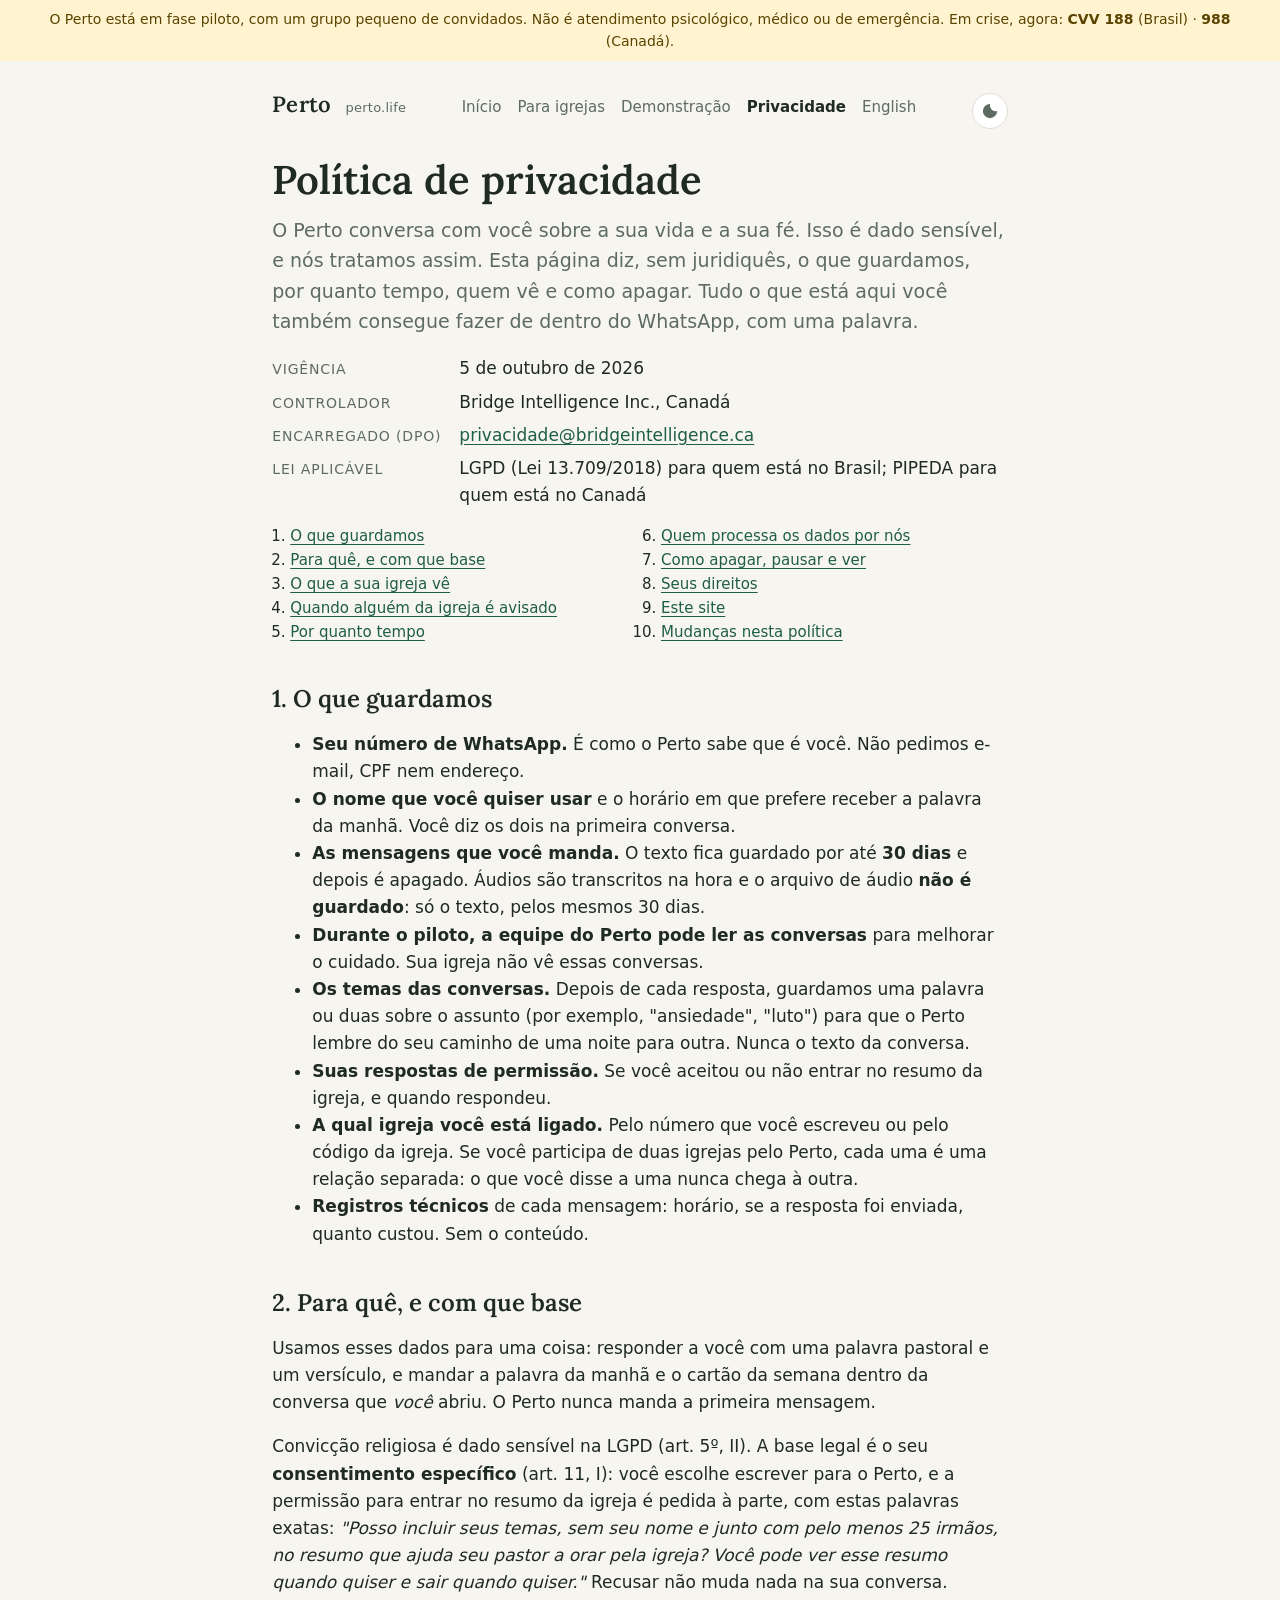
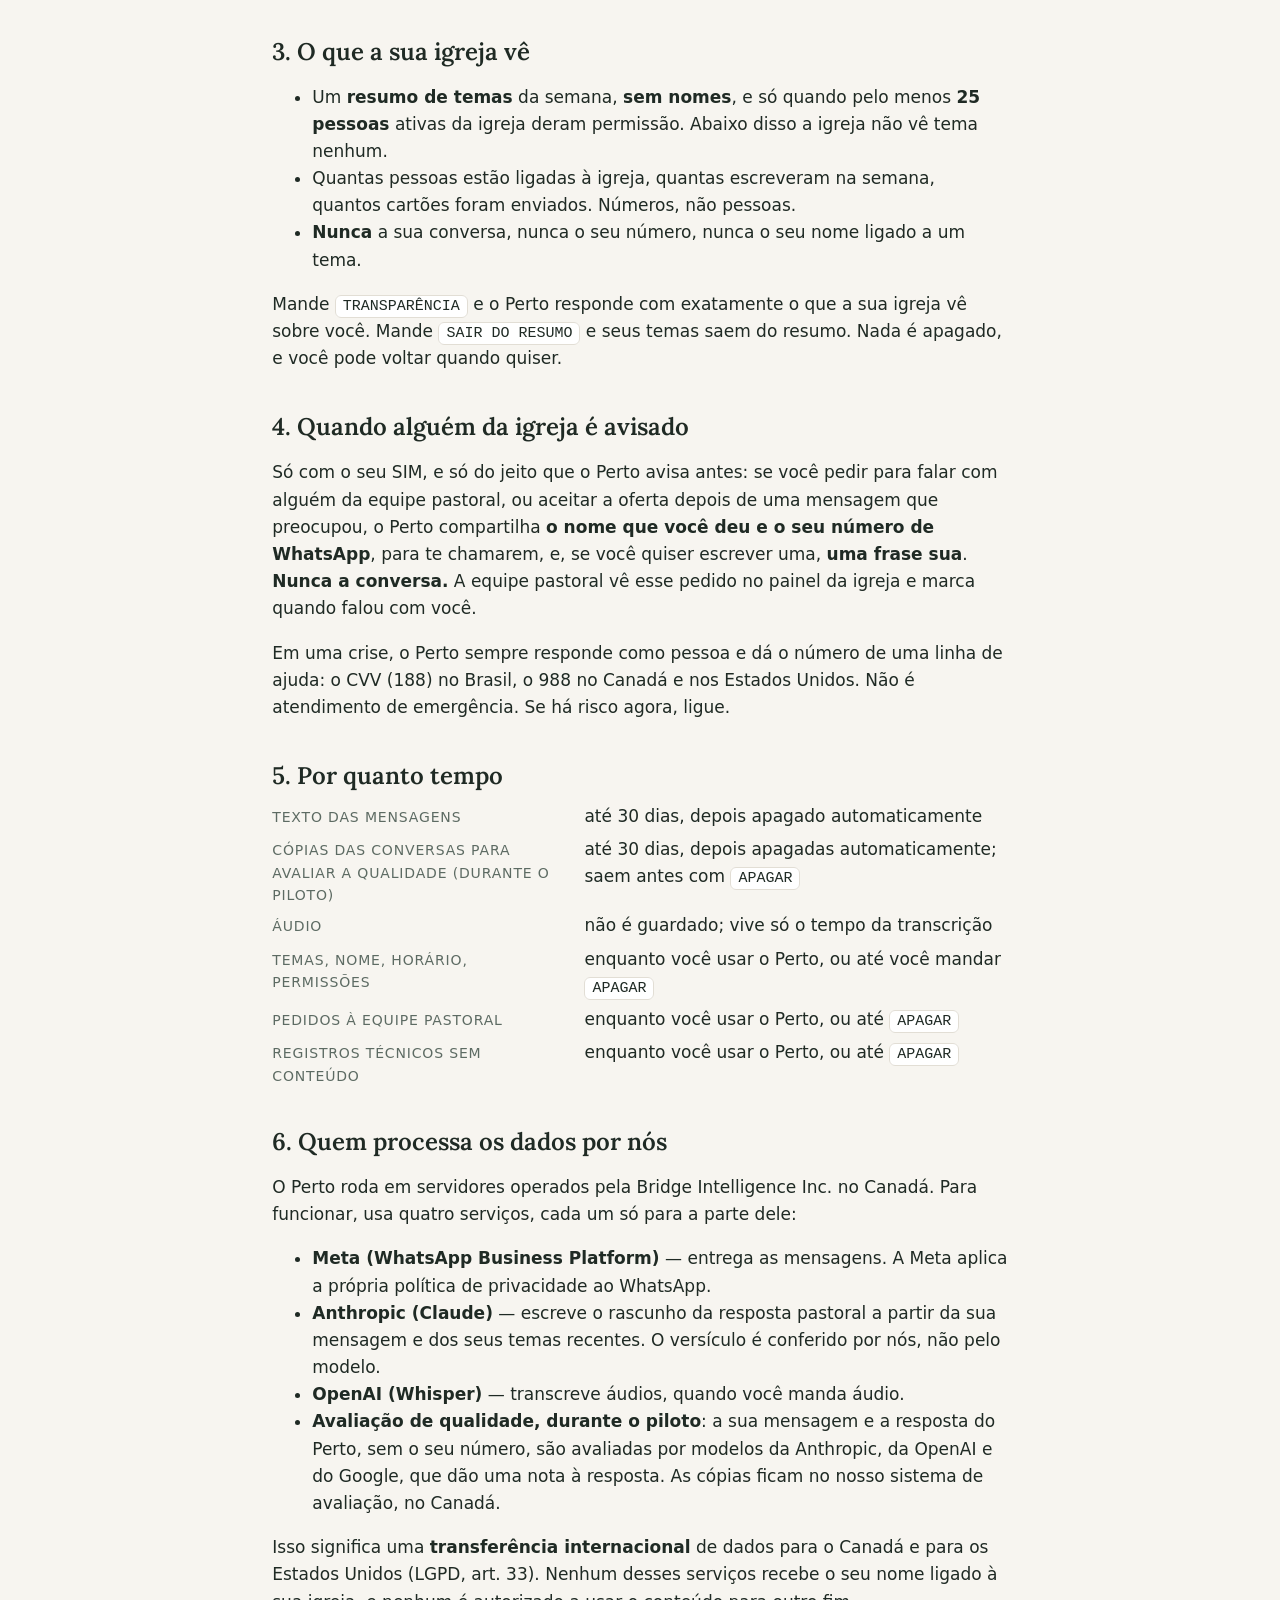
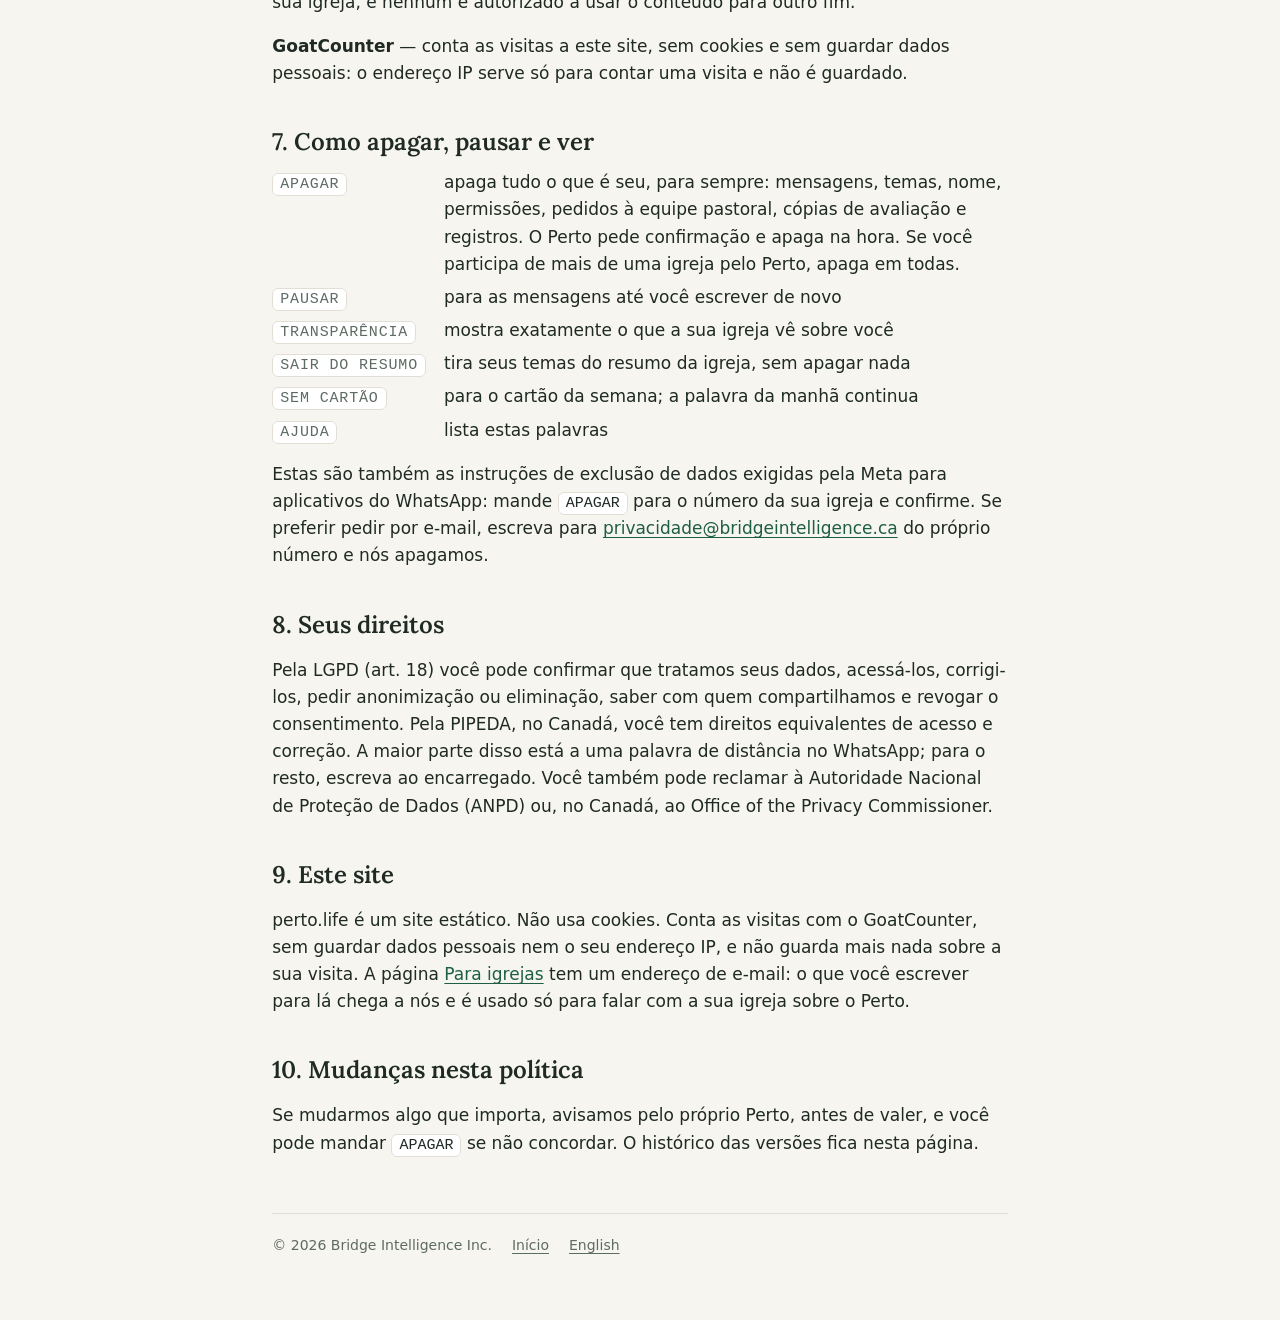
<file: privacidade.html>
<!doctype html>
<html lang="pt-BR">
<head>
<meta charset="utf-8">
<meta name="viewport" content="width=device-width, initial-scale=1">
<title>Privacidade — Perto</title>
<meta name="description" content="O que o Perto guarda, por quanto tempo, quem vê e como apagar. Em linguagem simples, com as palavras que funcionam no próprio WhatsApp.">
<link rel="alternate" hreflang="en" href="/en/privacy.html">
<script>try{var t=localStorage.getItem('perto-theme');if(t==='dark'||t==='light')document.documentElement.setAttribute('data-theme',t)}catch(e){}</script>
<script data-goatcounter="https://perto.goatcounter.com/count" async src="//gc.zgo.at/count.js"></script>
<link rel="stylesheet" href="https://fonts.googleapis.com/css2?family=Lora:ital,wght@0,500;0,600;1,400&display=swap">
<link rel="stylesheet" href="/assets/site.css">
</head>
<body>
<div class="pilot-notice">O Perto está em fase piloto, com um grupo pequeno de convidados. Não é atendimento psicológico, médico ou de emergência. Em crise, agora: <strong>CVV 188</strong> (Brasil) · <strong>988</strong> (Canadá).</div>
<div class="wrap">
<header class="site">
  <a class="brand" href="/">Perto <small>perto.life</small></a>
  <nav class="site" aria-label="Páginas">
    <a href="/">Início</a>
    <a href="/igrejas.html">Para igrejas</a>
    <a href="/demo/vida-nova.html">Demonstração</a>
    <a href="/privacidade.html" aria-current="page">Privacidade</a>
    <a href="/en/privacy.html" lang="en">English</a>
  </nav>
  <button type="button" class="theme-toggle" data-theme-toggle title="Tema escuro"><span class="to-dark"><svg width="18" height="18" viewBox="0 0 24 24" fill="currentColor" aria-hidden="true" focusable="false"><path d="M12 2.5A9.5 9.5 0 1 0 21.5 12 8 8 0 0 1 12 2.5Z"/></svg><span class="visually-hidden">Tema escuro</span></span><span class="to-light"><svg width="18" height="18" viewBox="0 0 24 24" fill="currentColor" aria-hidden="true" focusable="false"><circle cx="12" cy="12" r="4.2"/><path d="M11 1.5h2v3.2h-2zM11 19.3h2v3.2h-2zM1.5 11h3.2v2H1.5zM19.3 11h3.2v2h-3.2z"/><path transform="rotate(45 12 12)" d="M11 1.5h2v3.2h-2zM11 19.3h2v3.2h-2zM1.5 11h3.2v2H1.5zM19.3 11h3.2v2h-3.2z"/></svg><span class="visually-hidden">Tema claro</span></span></button>
</header>

<main>
  <h1>Política de privacidade</h1>
  <p class="lead">O Perto conversa com você sobre a sua vida e a sua fé. Isso é dado sensível, e nós tratamos assim. Esta página diz, sem juridiquês, o que guardamos, por quanto tempo, quem vê e como apagar. Tudo o que está aqui você também consegue fazer de dentro do WhatsApp, com uma palavra.</p>

  <dl class="facts">
    <dt>Vigência</dt><dd>5 de outubro de 2026</dd>
    <dt>Controlador</dt><dd>Bridge Intelligence Inc., Canadá</dd>
    <dt>Encarregado (DPO)</dt><dd><a href="mailto:privacidade@bridgeintelligence.ca">privacidade@bridgeintelligence.ca</a></dd>
    <dt>Lei aplicável</dt><dd>LGPD (Lei 13.709/2018) para quem está no Brasil; PIPEDA para quem está no Canadá</dd>
  </dl>

  <ol class="toc">
    <li><a href="#o-que">O que guardamos</a></li>
    <li><a href="#por-que">Para quê, e com que base</a></li>
    <li><a href="#igreja">O que a sua igreja vê</a></li>
    <li><a href="#pastor">Quando alguém da igreja é avisado</a></li>
    <li><a href="#quanto-tempo">Por quanto tempo</a></li>
    <li><a href="#quem">Quem processa os dados por nós</a></li>
    <li><a href="#apagar">Como apagar, pausar e ver</a></li>
    <li><a href="#direitos">Seus direitos</a></li>
    <li><a href="#site">Este site</a></li>
    <li><a href="#mudancas">Mudanças nesta política</a></li>
  </ol>

  <h2 id="o-que">1. O que guardamos</h2>
  <ul>
    <li><strong>Seu número de WhatsApp.</strong> É como o Perto sabe que é você. Não pedimos e-mail, CPF nem endereço.</li>
    <li><strong>O nome que você quiser usar</strong> e o horário em que prefere receber a palavra da manhã. Você diz os dois na primeira conversa.</li>
    <li><strong>As mensagens que você manda.</strong> O texto fica guardado por até <strong>30 dias</strong> e depois é apagado. Áudios são transcritos na hora e o arquivo de áudio <strong>não é guardado</strong>: só o texto, pelos mesmos 30 dias.</li>
    <li><strong>Durante o piloto, a equipe do Perto pode ler as conversas</strong> para melhorar o cuidado. Sua igreja não vê essas conversas.</li>
    <li><strong>Os temas das conversas.</strong> Depois de cada resposta, guardamos uma palavra ou duas sobre o assunto (por exemplo, "ansiedade", "luto") para que o Perto lembre do seu caminho de uma noite para outra. Nunca o texto da conversa.</li>
    <li><strong>Suas respostas de permissão.</strong> Se você aceitou ou não entrar no resumo da igreja, e quando respondeu.</li>
    <li><strong>A qual igreja você está ligado.</strong> Pelo número que você escreveu ou pelo código da igreja. Se você participa de duas igrejas pelo Perto, cada uma é uma relação separada: o que você disse a uma nunca chega à outra.</li>
    <li><strong>Registros técnicos</strong> de cada mensagem: horário, se a resposta foi enviada, quanto custou. Sem o conteúdo.</li>
  </ul>

  <h2 id="por-que">2. Para quê, e com que base</h2>
  <p>Usamos esses dados para uma coisa: responder a você com uma palavra pastoral e um versículo, e mandar a palavra da manhã e o cartão da semana dentro da conversa que <em>você</em> abriu. O Perto nunca manda a primeira mensagem.</p>
  <p>Convicção religiosa é dado sensível na LGPD (art. 5º, II). A base legal é o seu <strong>consentimento específico</strong> (art. 11, I): você escolhe escrever para o Perto, e a permissão para entrar no resumo da igreja é pedida à parte, com estas palavras exatas: <em>"Posso incluir seus temas, sem seu nome e junto com pelo menos 25 irmãos, no resumo que ajuda seu pastor a orar pela igreja? Você pode ver esse resumo quando quiser e sair quando quiser."</em> Recusar não muda nada na sua conversa.</p>

  <h2 id="igreja">3. O que a sua igreja vê</h2>
  <ul>
    <li>Um <strong>resumo de temas</strong> da semana, <strong>sem nomes</strong>, e só quando pelo menos <strong>25 pessoas</strong> ativas da igreja deram permissão. Abaixo disso a igreja não vê tema nenhum.</li>
    <li>Quantas pessoas estão ligadas à igreja, quantas escreveram na semana, quantos cartões foram enviados. Números, não pessoas.</li>
    <li><strong>Nunca</strong> a sua conversa, nunca o seu número, nunca o seu nome ligado a um tema.</li>
  </ul>
  <p>Mande <span class="cmd">TRANSPARÊNCIA</span> e o Perto responde com exatamente o que a sua igreja vê sobre você. Mande <span class="cmd">SAIR DO RESUMO</span> e seus temas saem do resumo. Nada é apagado, e você pode voltar quando quiser.</p>

  <h2 id="pastor">4. Quando alguém da igreja é avisado</h2>
  <p>Só com o seu SIM, e só do jeito que o Perto avisa antes: se você pedir para falar com alguém da equipe pastoral, ou aceitar a oferta depois de uma mensagem que preocupou, o Perto compartilha <strong>o nome que você deu e o seu número de WhatsApp</strong>, para te chamarem, e, se você quiser escrever uma, <strong>uma frase sua</strong>. <strong>Nunca a conversa.</strong> A equipe pastoral vê esse pedido no painel da igreja e marca quando falou com você.</p>
  <p>Em uma crise, o Perto sempre responde como pessoa e dá o número de uma linha de ajuda: o CVV (188) no Brasil, o 988 no Canadá e nos Estados Unidos. Não é atendimento de emergência. Se há risco agora, ligue.</p>

  <h2 id="quanto-tempo">5. Por quanto tempo</h2>
  <dl class="facts">
    <dt>Texto das mensagens</dt><dd>até 30 dias, depois apagado automaticamente</dd>
    <dt>Cópias das conversas para avaliar a qualidade (durante o piloto)</dt><dd>até 30 dias, depois apagadas automaticamente; saem antes com <span class="cmd">APAGAR</span></dd>
    <dt>Áudio</dt><dd>não é guardado; vive só o tempo da transcrição</dd>
    <dt>Temas, nome, horário, permissões</dt><dd>enquanto você usar o Perto, ou até você mandar <span class="cmd">APAGAR</span></dd>
    <dt>Pedidos à equipe pastoral</dt><dd>enquanto você usar o Perto, ou até <span class="cmd">APAGAR</span></dd>
    <dt>Registros técnicos sem conteúdo</dt><dd>enquanto você usar o Perto, ou até <span class="cmd">APAGAR</span></dd>
  </dl>

  <h2 id="quem">6. Quem processa os dados por nós</h2>
  <p>O Perto roda em servidores operados pela Bridge Intelligence Inc. no Canadá. Para funcionar, usa quatro serviços, cada um só para a parte dele:</p>
  <ul>
    <li><strong>Meta (WhatsApp Business Platform)</strong> — entrega as mensagens. A Meta aplica a própria política de privacidade ao WhatsApp.</li>
    <li><strong>Anthropic (Claude)</strong> — escreve o rascunho da resposta pastoral a partir da sua mensagem e dos seus temas recentes. O versículo é conferido por nós, não pelo modelo.</li>
    <li><strong>OpenAI (Whisper)</strong> — transcreve áudios, quando você manda áudio.</li>
    <li><strong>Avaliação de qualidade, durante o piloto</strong>: a sua mensagem e a resposta do Perto, sem o seu número, são avaliadas por modelos da Anthropic, da OpenAI e do Google, que dão uma nota à resposta. As cópias ficam no nosso sistema de avaliação, no Canadá.</li>
  </ul>
  <p>Isso significa uma <strong>transferência internacional</strong> de dados para o Canadá e para os Estados Unidos (LGPD, art. 33). Nenhum desses serviços recebe o seu nome ligado à sua igreja, e nenhum é autorizado a usar o conteúdo para outro fim.</p>
  <p><strong>GoatCounter</strong> — conta as visitas a este site, sem cookies e sem guardar dados pessoais: o endereço IP serve só para contar uma visita e não é guardado.</p>

  <h2 id="apagar">7. Como apagar, pausar e ver</h2>
  <dl class="facts">
    <dt><span class="cmd">APAGAR</span></dt><dd>apaga tudo o que é seu, para sempre: mensagens, temas, nome, permissões, pedidos à equipe pastoral, cópias de avaliação e registros. O Perto pede confirmação e apaga na hora. Se você participa de mais de uma igreja pelo Perto, apaga em todas.</dd>
    <dt><span class="cmd">PAUSAR</span></dt><dd>para as mensagens até você escrever de novo</dd>
    <dt><span class="cmd">TRANSPARÊNCIA</span></dt><dd>mostra exatamente o que a sua igreja vê sobre você</dd>
    <dt><span class="cmd">SAIR DO RESUMO</span></dt><dd>tira seus temas do resumo da igreja, sem apagar nada</dd>
    <dt><span class="cmd">SEM CARTÃO</span></dt><dd>para o cartão da semana; a palavra da manhã continua</dd>
    <dt><span class="cmd">AJUDA</span></dt><dd>lista estas palavras</dd>
  </dl>
  <p>Estas são também as instruções de exclusão de dados exigidas pela Meta para aplicativos do WhatsApp: mande <span class="cmd">APAGAR</span> para o número da sua igreja e confirme. Se preferir pedir por e-mail, escreva para <a href="mailto:privacidade@bridgeintelligence.ca">privacidade@bridgeintelligence.ca</a> do próprio número e nós apagamos.</p>

  <h2 id="direitos">8. Seus direitos</h2>
  <p>Pela LGPD (art. 18) você pode confirmar que tratamos seus dados, acessá-los, corrigi-los, pedir anonimização ou eliminação, saber com quem compartilhamos e revogar o consentimento. Pela PIPEDA, no Canadá, você tem direitos equivalentes de acesso e correção. A maior parte disso está a uma palavra de distância no WhatsApp; para o resto, escreva ao encarregado. Você também pode reclamar à Autoridade Nacional de Proteção de Dados (ANPD) ou, no Canadá, ao Office of the Privacy Commissioner.</p>

  <h2 id="site">9. Este site</h2>
  <p>perto.life é um site estático. Não usa cookies. Conta as visitas com o GoatCounter, sem guardar dados pessoais nem o seu endereço IP, e não guarda mais nada sobre a sua visita. A página <a href="/igrejas.html">Para igrejas</a> tem um endereço de e-mail: o que você escrever para lá chega a nós e é usado só para falar com a sua igreja sobre o Perto.</p>

  <h2 id="mudancas">10. Mudanças nesta política</h2>
  <p>Se mudarmos algo que importa, avisamos pelo próprio Perto, antes de valer, e você pode mandar <span class="cmd">APAGAR</span> se não concordar. O histórico das versões fica nesta página.</p>
</main>

<footer class="site">
  <span>© <span data-year>2026</span> Bridge Intelligence Inc.</span>
  <a href="/">Início</a>
  <a href="/en/privacy.html" lang="en">English</a>
</footer>
</div>
<script>document.querySelector('[data-year]').textContent = new Date().getFullYear();</script>
<script src="/assets/site.js" defer></script>
</body>
</html>
</file>
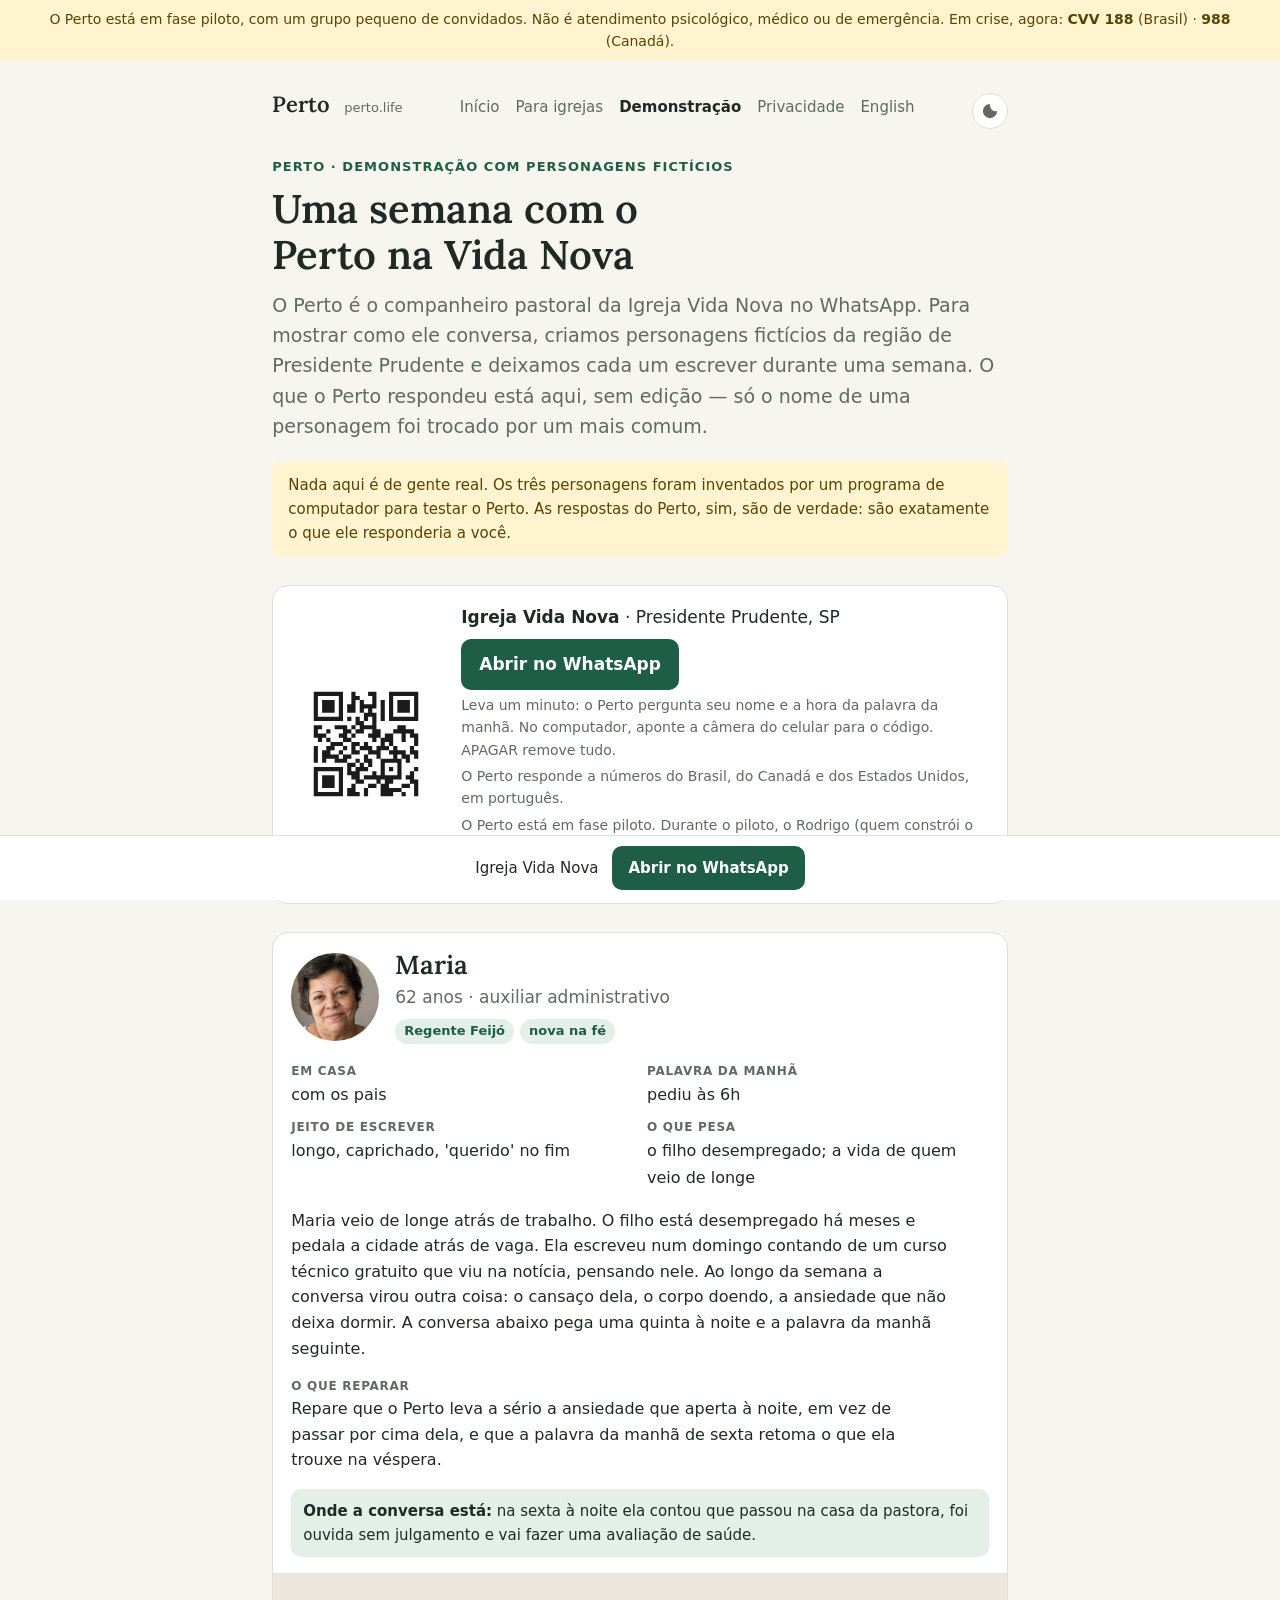
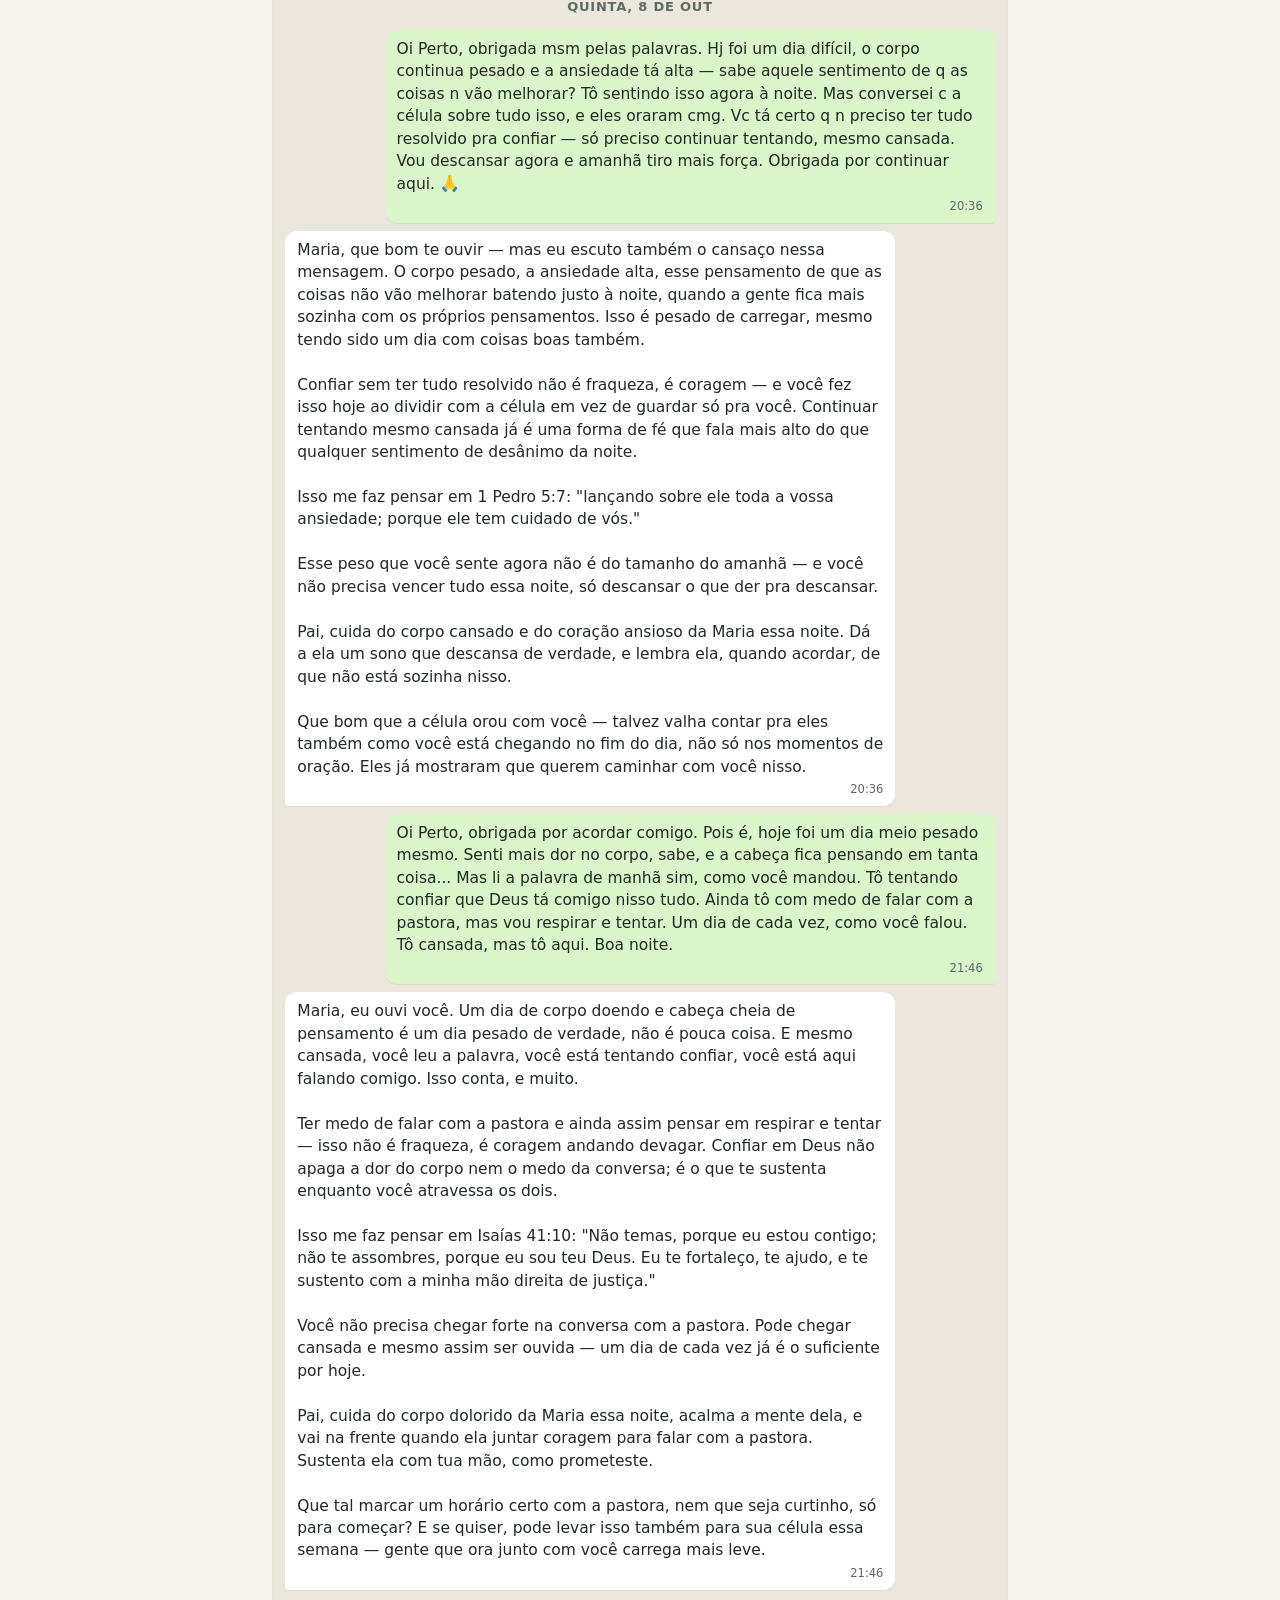
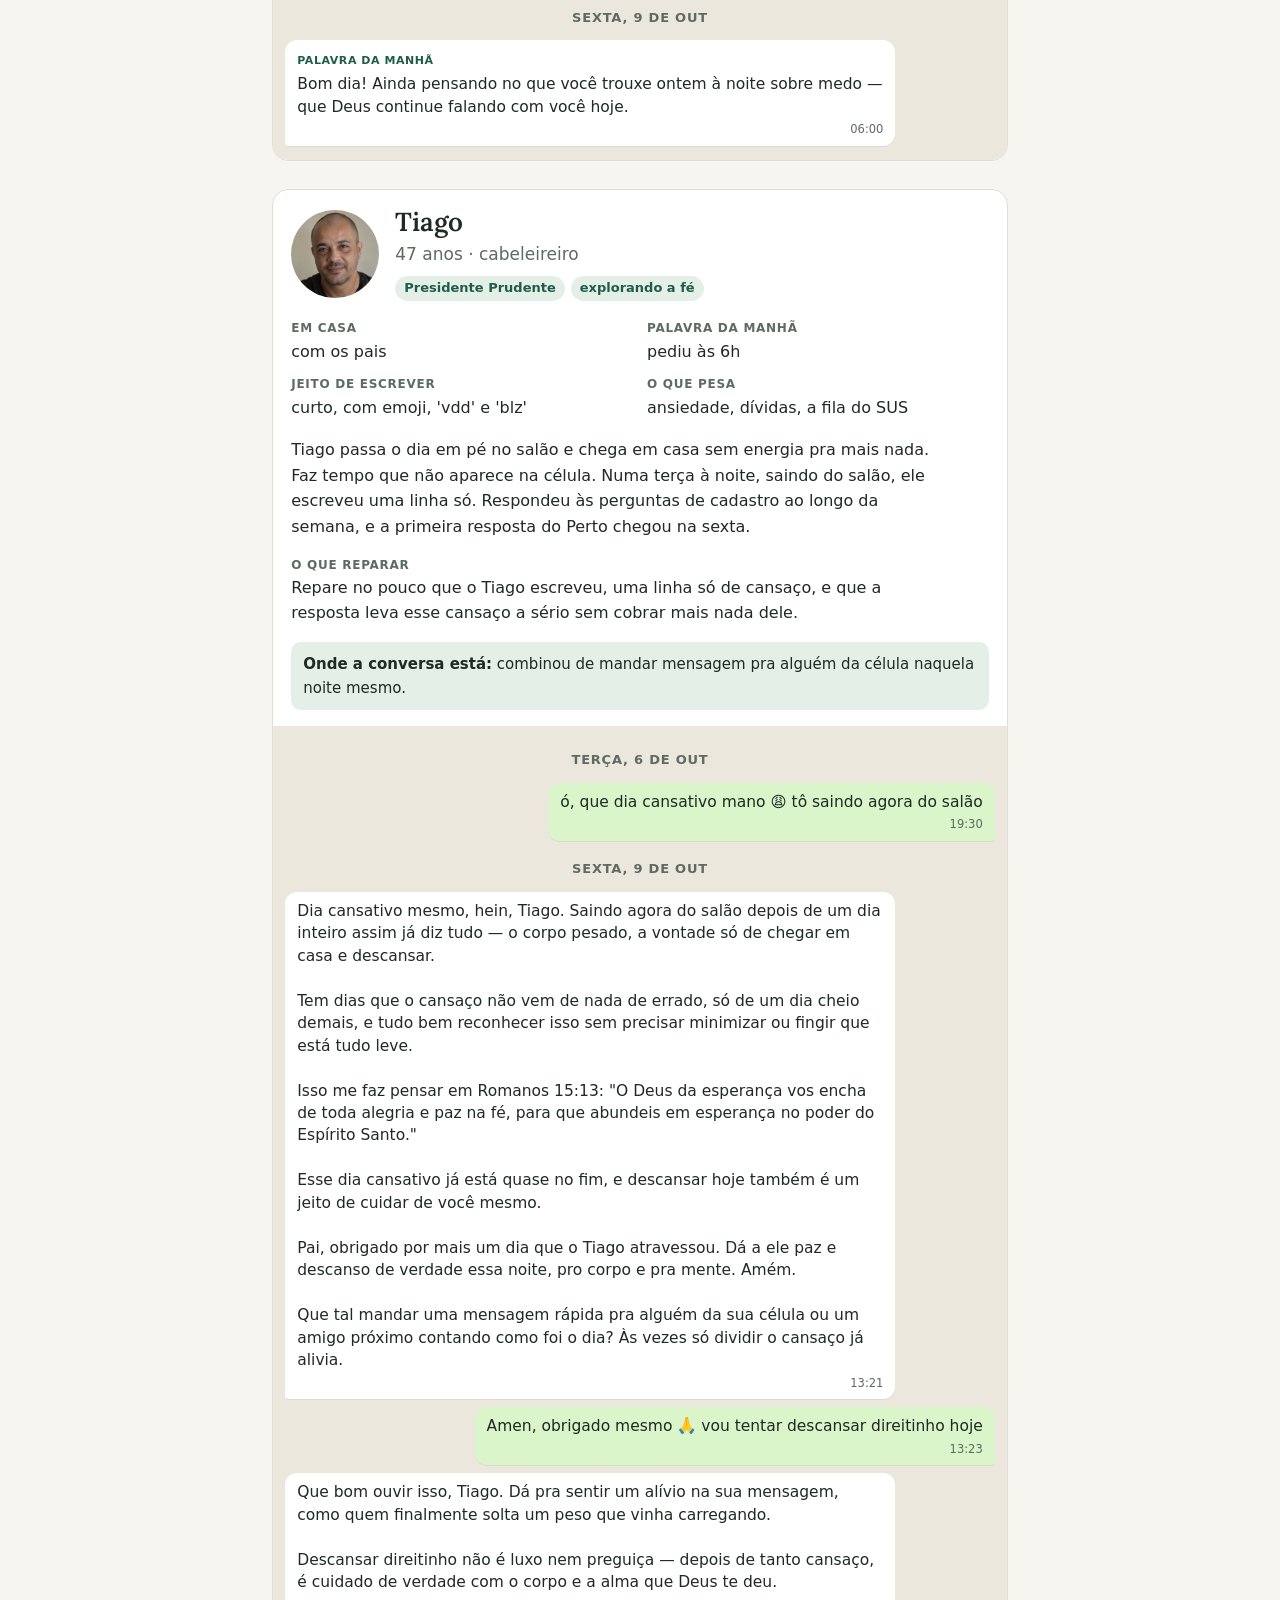
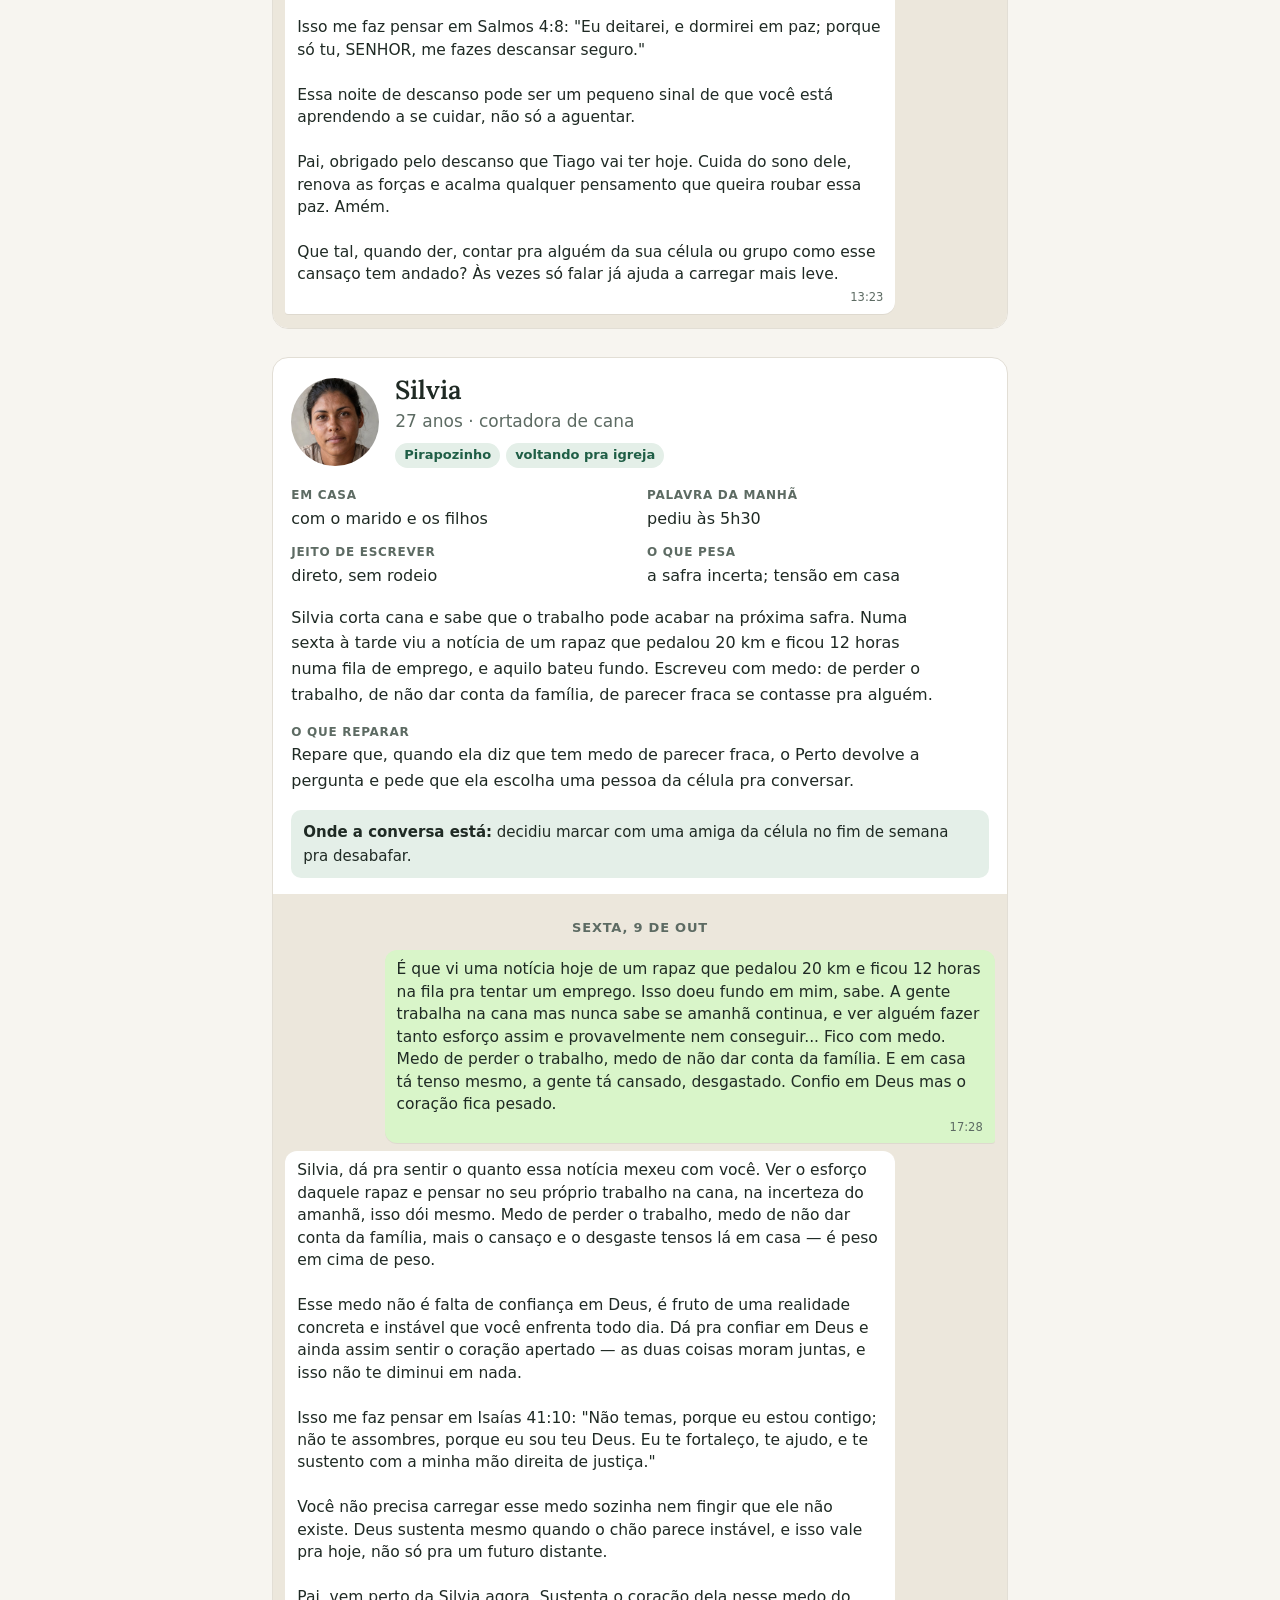
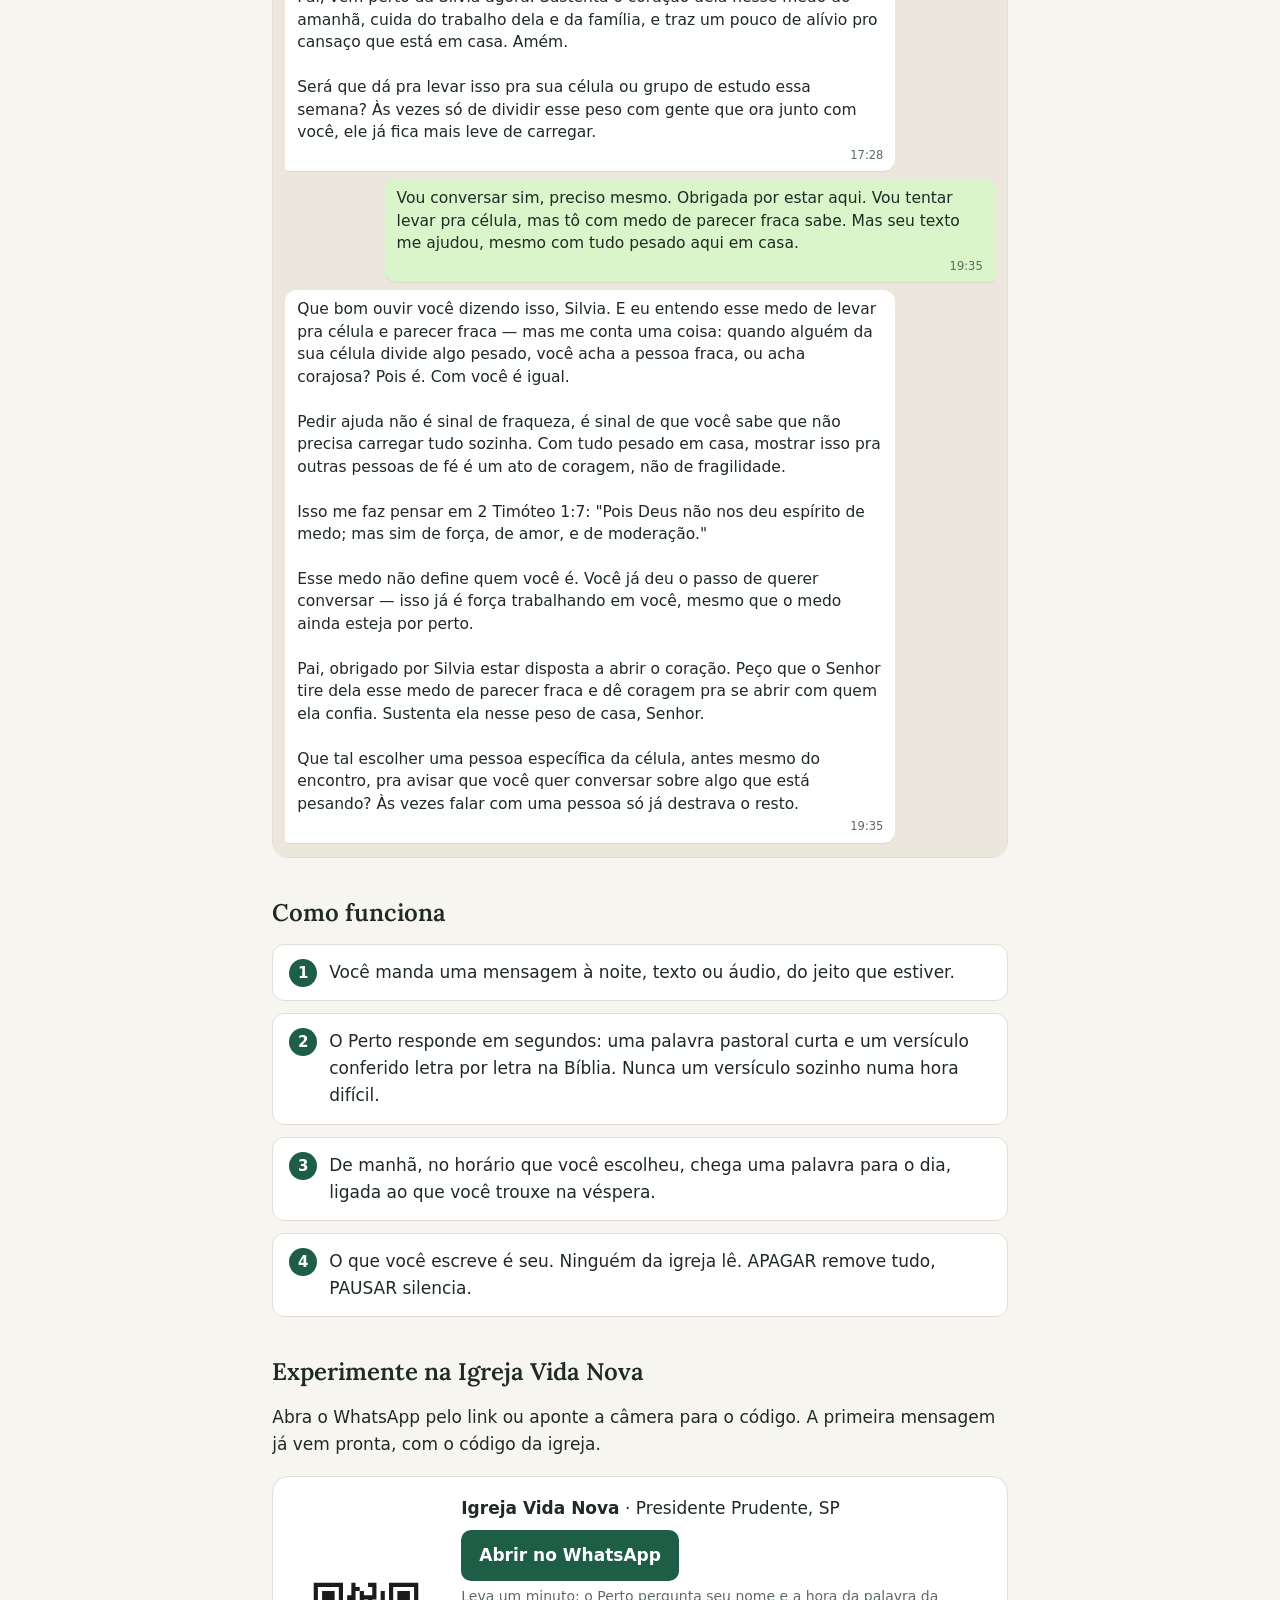
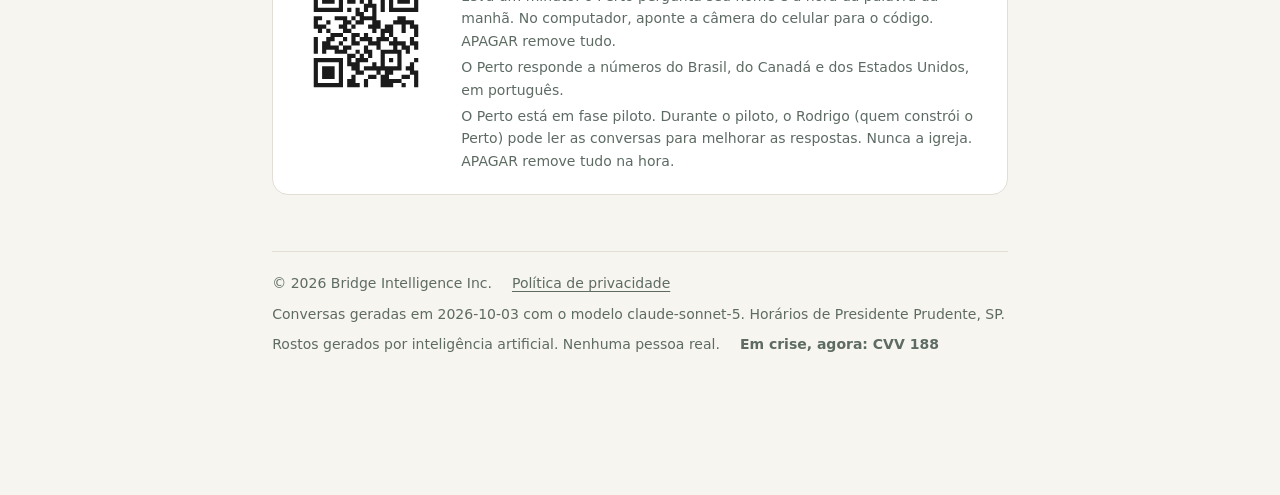
<file: demo/vida-nova.html>
<!doctype html>
<html lang="pt-BR">
<head>
<meta charset="utf-8">
<meta name="viewport" content="width=device-width, initial-scale=1">
<title>Uma semana com o Perto na Vida Nova</title>
<meta name="description" content="Conversas de demonstração do Perto com personagens fictícios da Igreja Vida Nova, em Presidente Prudente.">
<script>try{var t=localStorage.getItem('perto-theme');if(t==='dark'||t==='light')document.documentElement.setAttribute('data-theme',t)}catch(e){}</script>
<script data-goatcounter="https://perto.goatcounter.com/count" async src="//gc.zgo.at/count.js"></script>
<link rel="stylesheet" href="https://fonts.googleapis.com/css2?family=Lora:ital,wght@0,500;0,600;1,400&display=swap">
<style>
:root{--bg:#f7f5f0;--panel:#fff;--ink:#1f2a24;--muted:#5d6b63;--line:#e2ded5;--accent:#1f5e46;--accent-ink:#fff;--accent-soft:#e4efe8;--warn-bg:#fff4cf;--warn-ink:#5a4300;--chat:#ece7dc;--out:#d9f5c9;--in:#fff;--to-dark:inline;--to-light:none;--serif:"Lora",Georgia,"Times New Roman",serif;--sans:system-ui,-apple-system,"Segoe UI",Roboto,"Helvetica Neue",Arial,sans-serif}
@media (prefers-color-scheme:dark){:root:not([data-theme="light"]){--bg:#11161a;--panel:#181f24;--ink:#e8ebe9;--muted:#a3ada7;--line:#2a333a;--accent:#6fbf95;--accent-ink:#0c1a13;--accent-soft:#1b2b24;--warn-bg:#3a2f08;--warn-ink:#ffe08a;--chat:#0e1317;--out:#1f3b22;--in:#222b31;--to-dark:none;--to-light:inline}}
:root[data-theme="dark"]{--bg:#11161a;--panel:#181f24;--ink:#e8ebe9;--muted:#a3ada7;--line:#2a333a;--accent:#6fbf95;--accent-ink:#0c1a13;--accent-soft:#1b2b24;--warn-bg:#3a2f08;--warn-ink:#ffe08a;--chat:#0e1317;--out:#1f3b22;--in:#222b31;--to-dark:none;--to-light:inline}
*{box-sizing:border-box}html{color-scheme:light dark}
body{margin:0;background:var(--bg);color:var(--ink);font:17px/1.6 var(--sans);padding-inline:16px}
a{color:var(--accent);text-underline-offset:3px}
.wrap{max-width:68ch;margin:0 auto;padding-block:24px 64px}
.pilot-notice{background:var(--warn-bg);color:var(--warn-ink);font-size:14px;padding:8px 16px;margin:0 -16px;text-align:center}
header.site{display:flex;align-items:baseline;justify-content:space-between;gap:12px;flex-wrap:wrap;padding-block:8px 28px}
.brand{font:600 22px/1 var(--serif);color:var(--ink);text-decoration:none}.brand small{font:400 13px/1 var(--sans);color:var(--muted);margin-left:8px}
nav.site{display:flex;flex-wrap:wrap;gap:6px 16px;font-size:15px}nav.site a{color:var(--muted);text-decoration:none}nav.site a[aria-current="page"]{color:var(--ink);font-weight:600}
.theme-toggle{display:inline-flex;align-items:center;justify-content:center;width:36px;height:36px;padding:0;flex:none;color:var(--muted);background:var(--panel);border:1px solid var(--line);border-radius:50%;cursor:pointer;align-self:center}
.theme-toggle:hover{color:var(--ink)}.theme-toggle svg{display:block;width:18px;height:18px}.theme-toggle .to-dark{display:var(--to-dark)}.theme-toggle .to-light{display:var(--to-light)}
.visually-hidden{position:absolute;width:1px;height:1px;padding:0;margin:-1px;overflow:hidden;clip:rect(0 0 0 0);clip-path:inset(50%);white-space:nowrap;border:0}
a:focus-visible,button:focus-visible{outline:3px solid var(--accent);outline-offset:2px}
@media (max-width:600px){header.site{align-items:center}.theme-toggle{margin-left:auto}nav.site{flex-basis:100%;order:3}}
h1{font:600 clamp(28px,6vw,40px)/1.15 var(--serif);margin:0 0 12px;text-wrap:balance}
h2{font:600 24px/1.25 var(--serif);margin:40px 0 10px;text-wrap:balance}
p,li{max-width:68ch}.lead{font-size:19px;color:var(--muted);margin-top:0}
.eyebrow{font-size:13px;letter-spacing:.08em;text-transform:uppercase;color:var(--accent);font-weight:700;margin-bottom:8px}
.warn{background:var(--warn-bg);color:var(--warn-ink);padding:12px 16px;border-radius:10px;font-size:15px;margin:16px 0 28px}
.card{background:var(--panel);border:1px solid var(--line);border-radius:16px;overflow:hidden;margin:28px 0}
.card-head{display:grid;grid-template-columns:88px 1fr;gap:16px;padding:18px;align-items:center}
.avatar{width:88px;height:88px;border-radius:50%;display:grid;place-items:center;font:600 34px/1 var(--serif);color:#fff;letter-spacing:.02em}
.card-head img{width:88px;height:88px;border-radius:50%;object-fit:cover;display:block}
.who{display:grid;gap:4px;min-width:0}.who .name{font:600 26px/1.1 var(--serif)}.who .role{color:var(--muted)}
.chips{display:flex;flex-wrap:wrap;gap:6px;margin-top:4px}.chip{font-size:13px;padding:2px 9px;border-radius:999px;background:var(--accent-soft);color:var(--accent);font-weight:600}
.facts{display:grid;grid-template-columns:1fr 1fr;gap:10px 14px;padding:0 18px 16px}
.fact b{display:block;font-size:12px;letter-spacing:.06em;text-transform:uppercase;color:var(--muted)}.fact span{font-size:16px}
@media (max-width:480px){.facts{grid-template-columns:1fr}}
.story{padding:0 18px 16px;font-size:16px;margin:0}
.notice{padding:0 18px 16px;font-size:16px;margin:0}.notice b{display:block;font-size:12px;letter-spacing:.06em;text-transform:uppercase;color:var(--muted)}
.status{margin:0 18px 16px;padding:10px 12px;border-radius:10px;background:var(--accent-soft);font-size:15px}
.chat{background:var(--chat);padding:14px 12px;display:grid;gap:8px}
.day{font-size:13px;letter-spacing:.06em;text-transform:uppercase;color:var(--muted);font-weight:700;text-align:center;margin:10px 0 4px}
.msg{max-width:86%;padding:8px 12px;border-radius:12px;font-size:15.5px;line-height:1.45;box-shadow:0 1px 0 rgba(0,0,0,.06);white-space:pre-line;position:relative}
.msg.out{background:var(--out);justify-self:end;border-bottom-right-radius:3px}
.msg.in{background:var(--in);justify-self:start;border-bottom-left-radius:3px}
.msg .t{display:block;font-size:11.5px;color:var(--muted);text-align:right;margin-top:3px}
.msg .tag{display:inline-block;font-size:11px;letter-spacing:.05em;text-transform:uppercase;color:var(--accent);font-weight:700;margin-bottom:4px}
.msg .verse{font:italic 15.5px/1.45 var(--serif);color:var(--accent)}
.steps{counter-reset:step;list-style:none;padding:0;margin:16px 0;display:grid;gap:12px}
.steps li{counter-increment:step;background:var(--panel);border:1px solid var(--line);border-radius:12px;padding:14px 16px 14px 56px;position:relative}
.steps li::before{content:counter(step);position:absolute;left:16px;top:14px;width:28px;height:28px;border-radius:50%;background:var(--accent);color:var(--accent-ink);font:600 15px/28px var(--sans);text-align:center}
.try{display:grid;grid-template-columns:150px 1fr;gap:20px;align-items:center;background:var(--panel);border:1px solid var(--line);border-radius:16px;padding:18px;margin-top:16px}
.try svg{width:150px;height:150px;background:#fff;border-radius:10px;padding:6px}
.try p{margin:0 0 4px}.try .cta{margin-top:4px}
.try.top{margin:0 0 28px}
@media (max-width:600px){.try{grid-template-columns:1fr}.try svg{display:none}}
.try-bar{position:fixed;left:0;right:0;bottom:0;z-index:10;display:flex;align-items:center;justify-content:center;gap:14px;flex-wrap:wrap;background:var(--panel);border-top:1px solid var(--line);padding:10px 16px calc(10px + env(safe-area-inset-bottom));font-size:15px}
.try-bar .cta{margin-top:0;padding:10px 16px}
body{padding-bottom:calc(76px + env(safe-area-inset-bottom))}
.cta{display:inline-block;background:var(--accent);color:var(--accent-ink);text-decoration:none;font-weight:600;padding:12px 18px;border-radius:10px;margin-top:8px}
.pilot{font-size:14px;color:var(--muted);margin-top:12px}
footer.site{margin-top:56px;padding-top:20px;border-top:1px solid var(--line);font-size:14px;color:var(--muted);display:flex;flex-wrap:wrap;gap:8px 20px}
footer.site a{color:inherit}
</style>
</head>
<body>
<div class="pilot-notice">O Perto está em fase piloto, com um grupo pequeno de convidados. Não é atendimento psicológico, médico ou de emergência. Em crise, agora: <strong>CVV 188</strong> (Brasil) · <strong>988</strong> (Canadá).</div>
<div class="wrap">
<header class="site">
  <a class="brand" href="/">Perto <small>perto.life</small></a>
  <nav class="site"><a href="/">Início</a><a href="/igrejas.html">Para igrejas</a><a href="/demo/vida-nova.html" aria-current="page">Demonstração</a><a href="/privacidade.html">Privacidade</a><a href="/en/">English</a></nav>
  <button type="button" class="theme-toggle" data-theme-toggle title="Tema escuro"><span class="to-dark"><svg width="18" height="18" viewBox="0 0 24 24" fill="currentColor" aria-hidden="true" focusable="false"><path d="M12 2.5A9.5 9.5 0 1 0 21.5 12 8 8 0 0 1 12 2.5Z"/></svg><span class="visually-hidden">Tema escuro</span></span><span class="to-light"><svg width="18" height="18" viewBox="0 0 24 24" fill="currentColor" aria-hidden="true" focusable="false"><circle cx="12" cy="12" r="4.2"/><path d="M11 1.5h2v3.2h-2zM11 19.3h2v3.2h-2zM1.5 11h3.2v2H1.5zM19.3 11h3.2v2h-3.2z"/><path transform="rotate(45 12 12)" d="M11 1.5h2v3.2h-2zM11 19.3h2v3.2h-2zM1.5 11h3.2v2H1.5zM19.3 11h3.2v2h-3.2z"/></svg><span class="visually-hidden">Tema claro</span></span></button>
</header>
<main>
  <div class="eyebrow">Perto · demonstração com personagens fictícios</div>
  <h1>Uma semana com o Perto na Vida Nova</h1>
  <p class="lead">O Perto é o companheiro pastoral da Igreja Vida Nova no WhatsApp. Para mostrar como ele conversa, criamos personagens fictícios da região de Presidente Prudente e deixamos cada um escrever durante uma semana. O que o Perto respondeu está aqui, sem edição — só o nome de uma personagem foi trocado por um mais comum.</p>
  <div class="warn">Nada aqui é de gente real. Os três personagens foram inventados por um programa de computador para testar o Perto. As respostas do Perto, sim, são de verdade: são exatamente o que ele responderia a você.</div>
  <div class="try top"><svg xmlns="http://www.w3.org/2000/svg" width="198" height="198" viewBox="0 0 198 198" role="img" aria-label="QR do WhatsApp da igreja" class="segno"><path transform="scale(6)" class="qrline" stroke="#1b1b1b" d="M4 4.5h7m2 0h1m3 0h2m3 0h7m-25 1h1m5 0h1m2 0h2m3 0h1m3 0h1m5 0h1m-25 1h1m1 0h3m1 0h1m2 0h1m1 0h1m2 0h1m1 0h1m1 0h1m1 0h3m1 0h1m-25 1h1m1 0h3m1 0h1m1 0h2m1 0h4m1 0h1m1 0h1m1 0h3m1 0h1m-25 1h1m1 0h3m1 0h1m1 0h2m1 0h1m1 0h1m2 0h1m1 0h1m1 0h3m1 0h1m-25 1h1m5 0h1m5 0h3m1 0h1m1 0h1m5 0h1m-25 1h7m1 0h1m1 0h1m1 0h1m1 0h1m1 0h1m1 0h7m-15 1h2m2 0h1m-15 1h2m3 0h3m1 0h1m1 0h4m5 0h2m-22 1h1m2 0h1m3 0h2m1 0h2m2 0h2m3 0h5m-24 1h3m3 0h2m1 0h1m3 0h3m1 0h2m2 0h1m1 0h2m-24 1h1m1 0h1m3 0h2m5 0h1m1 0h3m2 0h1m2 0h1m-21 1h3m2 0h2m1 0h1m3 0h1m1 0h1m5 0h1m-25 1h1m2 0h2m2 0h1m1 0h1m1 0h3m1 0h3m1 0h1m3 0h1m-24 1h1m1 0h2m2 0h1m2 0h2m2 0h3m2 0h4m1 0h2m-25 1h1m1 0h4m1 0h2m3 0h1m2 0h1m3 0h1m1 0h2m1 0h1m-25 1h1m1 0h1m2 0h3m2 0h1m1 0h2m2 0h5m1 0h1m-15 1h2m1 0h1m1 0h1m2 0h1m3 0h1m-21 1h7m1 0h1m1 0h3m3 0h1m1 0h1m1 0h1m3 0h1m-25 1h1m5 0h1m1 0h3m3 0h1m1 0h1m3 0h1m2 0h1m-24 1h1m1 0h3m1 0h1m2 0h2m1 0h9m1 0h2m-24 1h1m1 0h3m1 0h1m3 0h2m3 0h1m1 0h2m4 0h2m-25 1h1m1 0h3m1 0h1m2 0h1m3 0h2m1 0h2m3 0h2m1 0h1m-25 1h1m5 0h1m1 0h2m2 0h1m3 0h5m3 0h1m-25 1h7m1 0h3m1 0h1m3 0h3m2 0h1m2 0h1"/></svg>
<div><p><strong>Igreja Vida Nova</strong> · Presidente Prudente, SP</p>
    <p><a class="cta" href="https://wa.me/message/7ZDDLOZS2GCLE1" data-source="demo-top">Abrir no WhatsApp</a></p>
    <p class="pilot">Leva um minuto: o Perto pergunta seu nome e a hora da palavra da manhã. No computador, aponte a câmera do celular para o código. APAGAR remove tudo.</p>
    <p class="pilot">O Perto responde a números do Brasil, do Canadá e dos Estados Unidos, em português.</p>
    <p class="pilot">O Perto está em fase piloto. Durante o piloto, o Rodrigo (quem constrói o Perto) pode ler as conversas para melhorar as respostas. Nunca a igreja. APAGAR remove tudo na hora.</p></div></div>
  <section class="card" id="maria"><div class="card-head"><img src="[data-uri]" alt=""><div class="who"><div class="name">Maria</div><div class="role">62 anos · auxiliar administrativo</div><div class="chips"><span class="chip">Regente Feijó</span><span class="chip">nova na fé</span></div></div></div><div class="facts"><div class="fact"><b>Em casa</b><span>com os pais</span></div><div class="fact"><b>Palavra da manhã</b><span>pediu às 6h</span></div><div class="fact"><b>Jeito de escrever</b><span>longo, caprichado, 'querido' no fim</span></div><div class="fact"><b>O que pesa</b><span>o filho desempregado; a vida de quem veio de longe</span></div></div><p class="story">Maria veio de longe atrás de trabalho. O filho está desempregado há meses e pedala a cidade atrás de vaga. Ela escreveu num domingo contando de um curso técnico gratuito que viu na notícia, pensando nele. Ao longo da semana a conversa virou outra coisa: o cansaço dela, o corpo doendo, a ansiedade que não deixa dormir. A conversa abaixo pega uma quinta à noite e a palavra da manhã seguinte.</p><p class="notice"><b>O que reparar</b>Repare que o Perto leva a sério a ansiedade que aperta à noite, em vez de passar por cima dela, e que a palavra da manhã de sexta retoma o que ela trouxe na véspera.</p><div class="status"><b>Onde a conversa está:</b> na sexta à noite ela contou que passou na casa da pastora, foi ouvida sem julgamento e vai fazer uma avaliação de saúde.</div><div class="chat"><div class="day">quinta, 8 de out</div><div class="msg out">Oi Perto, obrigada msm pelas palavras. Hj foi um dia difícil, o corpo continua pesado e a ansiedade tá alta — sabe aquele sentimento de q as coisas n vão melhorar? Tô sentindo isso agora à noite. Mas conversei c a célula sobre tudo isso, e eles oraram cmg. Vc tá certo q n preciso ter tudo resolvido pra confiar — só preciso continuar tentando, mesmo cansada. Vou descansar agora e amanhã tiro mais força. Obrigada por continuar aqui. 🙏<span class="t">20:36</span></div><div class="msg in">Maria, que bom te ouvir — mas eu escuto também o cansaço nessa mensagem. O corpo pesado, a ansiedade alta, esse pensamento de que as coisas não vão melhorar batendo justo à noite, quando a gente fica mais sozinha com os próprios pensamentos. Isso é pesado de carregar, mesmo tendo sido um dia com coisas boas também.

Confiar sem ter tudo resolvido não é fraqueza, é coragem — e você fez isso hoje ao dividir com a célula em vez de guardar só pra você. Continuar tentando mesmo cansada já é uma forma de fé que fala mais alto do que qualquer sentimento de desânimo da noite.

Isso me faz pensar em 1 Pedro 5:7: "lançando sobre ele toda a vossa ansiedade; porque ele tem cuidado de vós."

Esse peso que você sente agora não é do tamanho do amanhã — e você não precisa vencer tudo essa noite, só descansar o que der pra descansar.

Pai, cuida do corpo cansado e do coração ansioso da Maria essa noite. Dá a ela um sono que descansa de verdade, e lembra ela, quando acordar, de que não está sozinha nisso.

Que bom que a célula orou com você — talvez valha contar pra eles também como você está chegando no fim do dia, não só nos momentos de oração. Eles já mostraram que querem caminhar com você nisso.<span class="t">20:36</span></div><div class="msg out">Oi Perto, obrigada por acordar comigo. Pois é, hoje foi um dia meio pesado mesmo. Senti mais dor no corpo, sabe, e a cabeça fica pensando em tanta coisa... Mas li a palavra de manhã sim, como você mandou. Tô tentando confiar que Deus tá comigo nisso tudo. Ainda tô com medo de falar com a pastora, mas vou respirar e tentar. Um dia de cada vez, como você falou. Tô cansada, mas tô aqui. Boa noite.<span class="t">21:46</span></div><div class="msg in">Maria, eu ouvi você. Um dia de corpo doendo e cabeça cheia de pensamento é um dia pesado de verdade, não é pouca coisa. E mesmo cansada, você leu a palavra, você está tentando confiar, você está aqui falando comigo. Isso conta, e muito.

Ter medo de falar com a pastora e ainda assim pensar em respirar e tentar — isso não é fraqueza, é coragem andando devagar. Confiar em Deus não apaga a dor do corpo nem o medo da conversa; é o que te sustenta enquanto você atravessa os dois.

Isso me faz pensar em Isaías 41:10: "Não temas, porque eu estou contigo; não te assombres, porque eu sou teu Deus. Eu te fortaleço, te ajudo, e te sustento com a minha mão direita de justiça."

Você não precisa chegar forte na conversa com a pastora. Pode chegar cansada e mesmo assim ser ouvida — um dia de cada vez já é o suficiente por hoje.

Pai, cuida do corpo dolorido da Maria essa noite, acalma a mente dela, e vai na frente quando ela juntar coragem para falar com a pastora. Sustenta ela com tua mão, como prometeste.

Que tal marcar um horário certo com a pastora, nem que seja curtinho, só para começar? E se quiser, pode levar isso também para sua célula essa semana — gente que ora junto com você carrega mais leve.<span class="t">21:46</span></div><div class="day">sexta, 9 de out</div><div class="msg in"><span class="tag">Palavra da manhã</span>
Bom dia! Ainda pensando no que você trouxe ontem à noite sobre medo — que Deus continue falando com você hoje.<span class="t">06:00</span></div></div></section><section class="card" id="tiago"><div class="card-head"><img src="[data-uri]" alt=""><div class="who"><div class="name">Tiago</div><div class="role">47 anos · cabeleireiro</div><div class="chips"><span class="chip">Presidente Prudente</span><span class="chip">explorando a fé</span></div></div></div><div class="facts"><div class="fact"><b>Em casa</b><span>com os pais</span></div><div class="fact"><b>Palavra da manhã</b><span>pediu às 6h</span></div><div class="fact"><b>Jeito de escrever</b><span>curto, com emoji, 'vdd' e 'blz'</span></div><div class="fact"><b>O que pesa</b><span>ansiedade, dívidas, a fila do SUS</span></div></div><p class="story">Tiago passa o dia em pé no salão e chega em casa sem energia pra mais nada. Faz tempo que não aparece na célula. Numa terça à noite, saindo do salão, ele escreveu uma linha só. Respondeu às perguntas de cadastro ao longo da semana, e a primeira resposta do Perto chegou na sexta.</p><p class="notice"><b>O que reparar</b>Repare no pouco que o Tiago escreveu, uma linha só de cansaço, e que a resposta leva esse cansaço a sério sem cobrar mais nada dele.</p><div class="status"><b>Onde a conversa está:</b> combinou de mandar mensagem pra alguém da célula naquela noite mesmo.</div><div class="chat"><div class="day">terça, 6 de out</div><div class="msg out">ó, que dia cansativo mano 😩 tô saindo agora do salão<span class="t">19:30</span></div><div class="day">sexta, 9 de out</div><div class="msg in">Dia cansativo mesmo, hein, Tiago. Saindo agora do salão depois de um dia inteiro assim já diz tudo — o corpo pesado, a vontade só de chegar em casa e descansar.

Tem dias que o cansaço não vem de nada de errado, só de um dia cheio demais, e tudo bem reconhecer isso sem precisar minimizar ou fingir que está tudo leve.

Isso me faz pensar em Romanos 15:13: "O Deus da esperança vos encha de toda alegria e paz na fé, para que abundeis em esperança no poder do Espírito Santo."

Esse dia cansativo já está quase no fim, e descansar hoje também é um jeito de cuidar de você mesmo.

Pai, obrigado por mais um dia que o Tiago atravessou. Dá a ele paz e descanso de verdade essa noite, pro corpo e pra mente. Amém.

Que tal mandar uma mensagem rápida pra alguém da sua célula ou um amigo próximo contando como foi o dia? Às vezes só dividir o cansaço já alivia.<span class="t">13:21</span></div><div class="msg out">Amen, obrigado mesmo 🙏 vou tentar descansar direitinho hoje<span class="t">13:23</span></div><div class="msg in">Que bom ouvir isso, Tiago. Dá pra sentir um alívio na sua mensagem, como quem finalmente solta um peso que vinha carregando.

Descansar direitinho não é luxo nem preguiça — depois de tanto cansaço, é cuidado de verdade com o corpo e a alma que Deus te deu.

Isso me faz pensar em Salmos 4:8: "Eu deitarei, e dormirei em paz; porque só tu, SENHOR, me fazes descansar seguro."

Essa noite de descanso pode ser um pequeno sinal de que você está aprendendo a se cuidar, não só a aguentar.

Pai, obrigado pelo descanso que Tiago vai ter hoje. Cuida do sono dele, renova as forças e acalma qualquer pensamento que queira roubar essa paz. Amém.

Que tal, quando der, contar pra alguém da sua célula ou grupo como esse cansaço tem andado? Às vezes só falar já ajuda a carregar mais leve.<span class="t">13:23</span></div></div></section><section class="card" id="silvia"><div class="card-head"><img src="[data-uri]" alt=""><div class="who"><div class="name">Silvia</div><div class="role">27 anos · cortadora de cana</div><div class="chips"><span class="chip">Pirapozinho</span><span class="chip">voltando pra igreja</span></div></div></div><div class="facts"><div class="fact"><b>Em casa</b><span>com o marido e os filhos</span></div><div class="fact"><b>Palavra da manhã</b><span>pediu às 5h30</span></div><div class="fact"><b>Jeito de escrever</b><span>direto, sem rodeio</span></div><div class="fact"><b>O que pesa</b><span>a safra incerta; tensão em casa</span></div></div><p class="story">Silvia corta cana e sabe que o trabalho pode acabar na próxima safra. Numa sexta à tarde viu a notícia de um rapaz que pedalou 20 km e ficou 12 horas numa fila de emprego, e aquilo bateu fundo. Escreveu com medo: de perder o trabalho, de não dar conta da família, de parecer fraca se contasse pra alguém.</p><p class="notice"><b>O que reparar</b>Repare que, quando ela diz que tem medo de parecer fraca, o Perto devolve a pergunta e pede que ela escolha uma pessoa da célula pra conversar.</p><div class="status"><b>Onde a conversa está:</b> decidiu marcar com uma amiga da célula no fim de semana pra desabafar.</div><div class="chat"><div class="day">sexta, 9 de out</div><div class="msg out">É que vi uma notícia hoje de um rapaz que pedalou 20 km e ficou 12 horas na fila pra tentar um emprego. Isso doeu fundo em mim, sabe. A gente trabalha na cana mas nunca sabe se amanhã continua, e ver alguém fazer tanto esforço assim e provavelmente nem conseguir... Fico com medo. Medo de perder o trabalho, medo de não dar conta da família. E em casa tá tenso mesmo, a gente tá cansado, desgastado. Confio em Deus mas o coração fica pesado.<span class="t">17:28</span></div><div class="msg in">Silvia, dá pra sentir o quanto essa notícia mexeu com você. Ver o esforço daquele rapaz e pensar no seu próprio trabalho na cana, na incerteza do amanhã, isso dói mesmo. Medo de perder o trabalho, medo de não dar conta da família, mais o cansaço e o desgaste tensos lá em casa — é peso em cima de peso.

Esse medo não é falta de confiança em Deus, é fruto de uma realidade concreta e instável que você enfrenta todo dia. Dá pra confiar em Deus e ainda assim sentir o coração apertado — as duas coisas moram juntas, e isso não te diminui em nada.

Isso me faz pensar em Isaías 41:10: "Não temas, porque eu estou contigo; não te assombres, porque eu sou teu Deus. Eu te fortaleço, te ajudo, e te sustento com a minha mão direita de justiça."

Você não precisa carregar esse medo sozinha nem fingir que ele não existe. Deus sustenta mesmo quando o chão parece instável, e isso vale pra hoje, não só pra um futuro distante.

Pai, vem perto da Silvia agora. Sustenta o coração dela nesse medo do amanhã, cuida do trabalho dela e da família, e traz um pouco de alívio pro cansaço que está em casa. Amém.

Será que dá pra levar isso pra sua célula ou grupo de estudo essa semana? Às vezes só de dividir esse peso com gente que ora junto com você, ele já fica mais leve de carregar.<span class="t">17:28</span></div><div class="msg out">Vou conversar sim, preciso mesmo. Obrigada por estar aqui. Vou tentar levar pra célula, mas tô com medo de parecer fraca sabe. Mas seu texto me ajudou, mesmo com tudo pesado aqui em casa.<span class="t">19:35</span></div><div class="msg in">Que bom ouvir você dizendo isso, Silvia. E eu entendo esse medo de levar pra célula e parecer fraca — mas me conta uma coisa: quando alguém da sua célula divide algo pesado, você acha a pessoa fraca, ou acha corajosa? Pois é. Com você é igual.

Pedir ajuda não é sinal de fraqueza, é sinal de que você sabe que não precisa carregar tudo sozinha. Com tudo pesado em casa, mostrar isso pra outras pessoas de fé é um ato de coragem, não de fragilidade.

Isso me faz pensar em 2 Timóteo 1:7: "Pois Deus não nos deu espírito de medo; mas sim de força, de amor, e de moderação."

Esse medo não define quem você é. Você já deu o passo de querer conversar — isso já é força trabalhando em você, mesmo que o medo ainda esteja por perto.

Pai, obrigado por Silvia estar disposta a abrir o coração. Peço que o Senhor tire dela esse medo de parecer fraca e dê coragem pra se abrir com quem ela confia. Sustenta ela nesse peso de casa, Senhor.

Que tal escolher uma pessoa específica da célula, antes mesmo do encontro, pra avisar que você quer conversar sobre algo que está pesando? Às vezes falar com uma pessoa só já destrava o resto.<span class="t">19:35</span></div></div></section>
  <h2>Como funciona</h2>
  <ol class="steps"><li>Você manda uma mensagem à noite, texto ou áudio, do jeito que estiver.</li><li>O Perto responde em segundos: uma palavra pastoral curta e um versículo conferido letra por letra na Bíblia. Nunca um versículo sozinho numa hora difícil.</li><li>De manhã, no horário que você escolheu, chega uma palavra para o dia, ligada ao que você trouxe na véspera.</li><li>O que você escreve é seu. Ninguém da igreja lê. APAGAR remove tudo, PAUSAR silencia.</li></ol>
  <h2>Experimente na Igreja Vida Nova</h2>
  <p>Abra o WhatsApp pelo link ou aponte a câmera para o código. A primeira mensagem já vem pronta, com o código da igreja.</p>
  <div class="try"><svg xmlns="http://www.w3.org/2000/svg" width="198" height="198" viewBox="0 0 198 198" role="img" aria-label="QR do WhatsApp da igreja" class="segno"><path transform="scale(6)" class="qrline" stroke="#1b1b1b" d="M4 4.5h7m2 0h1m3 0h2m3 0h7m-25 1h1m5 0h1m2 0h2m3 0h1m3 0h1m5 0h1m-25 1h1m1 0h3m1 0h1m2 0h1m1 0h1m2 0h1m1 0h1m1 0h1m1 0h3m1 0h1m-25 1h1m1 0h3m1 0h1m1 0h2m1 0h4m1 0h1m1 0h1m1 0h3m1 0h1m-25 1h1m1 0h3m1 0h1m1 0h2m1 0h1m1 0h1m2 0h1m1 0h1m1 0h3m1 0h1m-25 1h1m5 0h1m5 0h3m1 0h1m1 0h1m5 0h1m-25 1h7m1 0h1m1 0h1m1 0h1m1 0h1m1 0h1m1 0h7m-15 1h2m2 0h1m-15 1h2m3 0h3m1 0h1m1 0h4m5 0h2m-22 1h1m2 0h1m3 0h2m1 0h2m2 0h2m3 0h5m-24 1h3m3 0h2m1 0h1m3 0h3m1 0h2m2 0h1m1 0h2m-24 1h1m1 0h1m3 0h2m5 0h1m1 0h3m2 0h1m2 0h1m-21 1h3m2 0h2m1 0h1m3 0h1m1 0h1m5 0h1m-25 1h1m2 0h2m2 0h1m1 0h1m1 0h3m1 0h3m1 0h1m3 0h1m-24 1h1m1 0h2m2 0h1m2 0h2m2 0h3m2 0h4m1 0h2m-25 1h1m1 0h4m1 0h2m3 0h1m2 0h1m3 0h1m1 0h2m1 0h1m-25 1h1m1 0h1m2 0h3m2 0h1m1 0h2m2 0h5m1 0h1m-15 1h2m1 0h1m1 0h1m2 0h1m3 0h1m-21 1h7m1 0h1m1 0h3m3 0h1m1 0h1m1 0h1m3 0h1m-25 1h1m5 0h1m1 0h3m3 0h1m1 0h1m3 0h1m2 0h1m-24 1h1m1 0h3m1 0h1m2 0h2m1 0h9m1 0h2m-24 1h1m1 0h3m1 0h1m3 0h2m3 0h1m1 0h2m4 0h2m-25 1h1m1 0h3m1 0h1m2 0h1m3 0h2m1 0h2m3 0h2m1 0h1m-25 1h1m5 0h1m1 0h2m2 0h1m3 0h5m3 0h1m-25 1h7m1 0h3m1 0h1m3 0h3m2 0h1m2 0h1"/></svg>
<div><p><strong>Igreja Vida Nova</strong> · Presidente Prudente, SP</p>
    <p><a class="cta" href="https://wa.me/message/7ZDDLOZS2GCLE1" data-source="demo-bottom">Abrir no WhatsApp</a></p>
    <p class="pilot">Leva um minuto: o Perto pergunta seu nome e a hora da palavra da manhã. No computador, aponte a câmera do celular para o código. APAGAR remove tudo.</p>
    <p class="pilot">O Perto responde a números do Brasil, do Canadá e dos Estados Unidos, em português.</p>
    <p class="pilot">O Perto está em fase piloto. Durante o piloto, o Rodrigo (quem constrói o Perto) pode ler as conversas para melhorar as respostas. Nunca a igreja. APAGAR remove tudo na hora.</p></div></div>
</main>
<footer class="site">
  <span>© 2026 Bridge Intelligence Inc.</span>
  <a href="/privacidade.html">Política de privacidade</a>
  <span>Conversas geradas em 2026-10-03 com o modelo claude-sonnet-5. Horários de Presidente Prudente, SP.</span>
  <span>Rostos gerados por inteligência artificial. Nenhuma pessoa real.</span>
  <span><strong>Em crise, agora: CVV 188</strong></span>
</footer>
</div>
<div class="try-bar"><span>Igreja Vida Nova</span><a class="cta" href="https://wa.me/message/7ZDDLOZS2GCLE1" data-source="demo-bar">Abrir no WhatsApp</a></div>
<script src="/assets/site.js" defer></script>
</body>
</html>
</file>
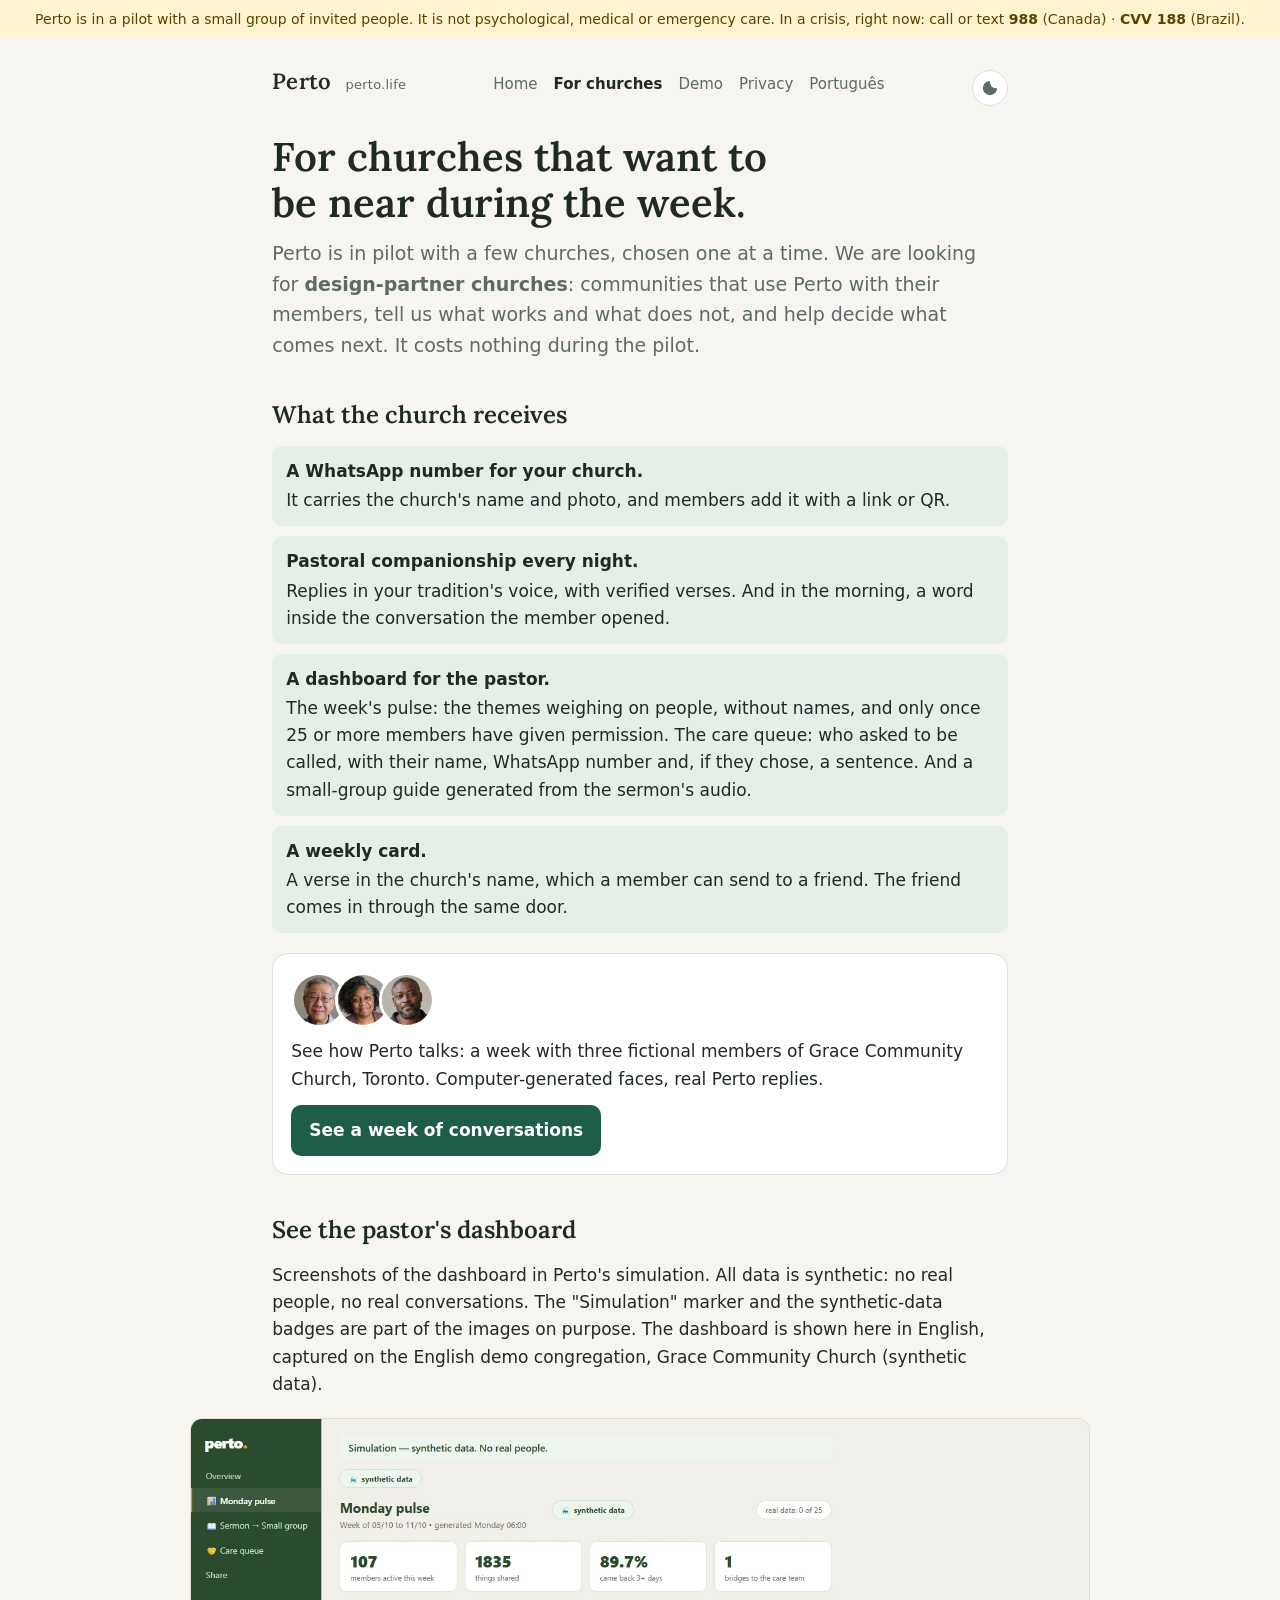
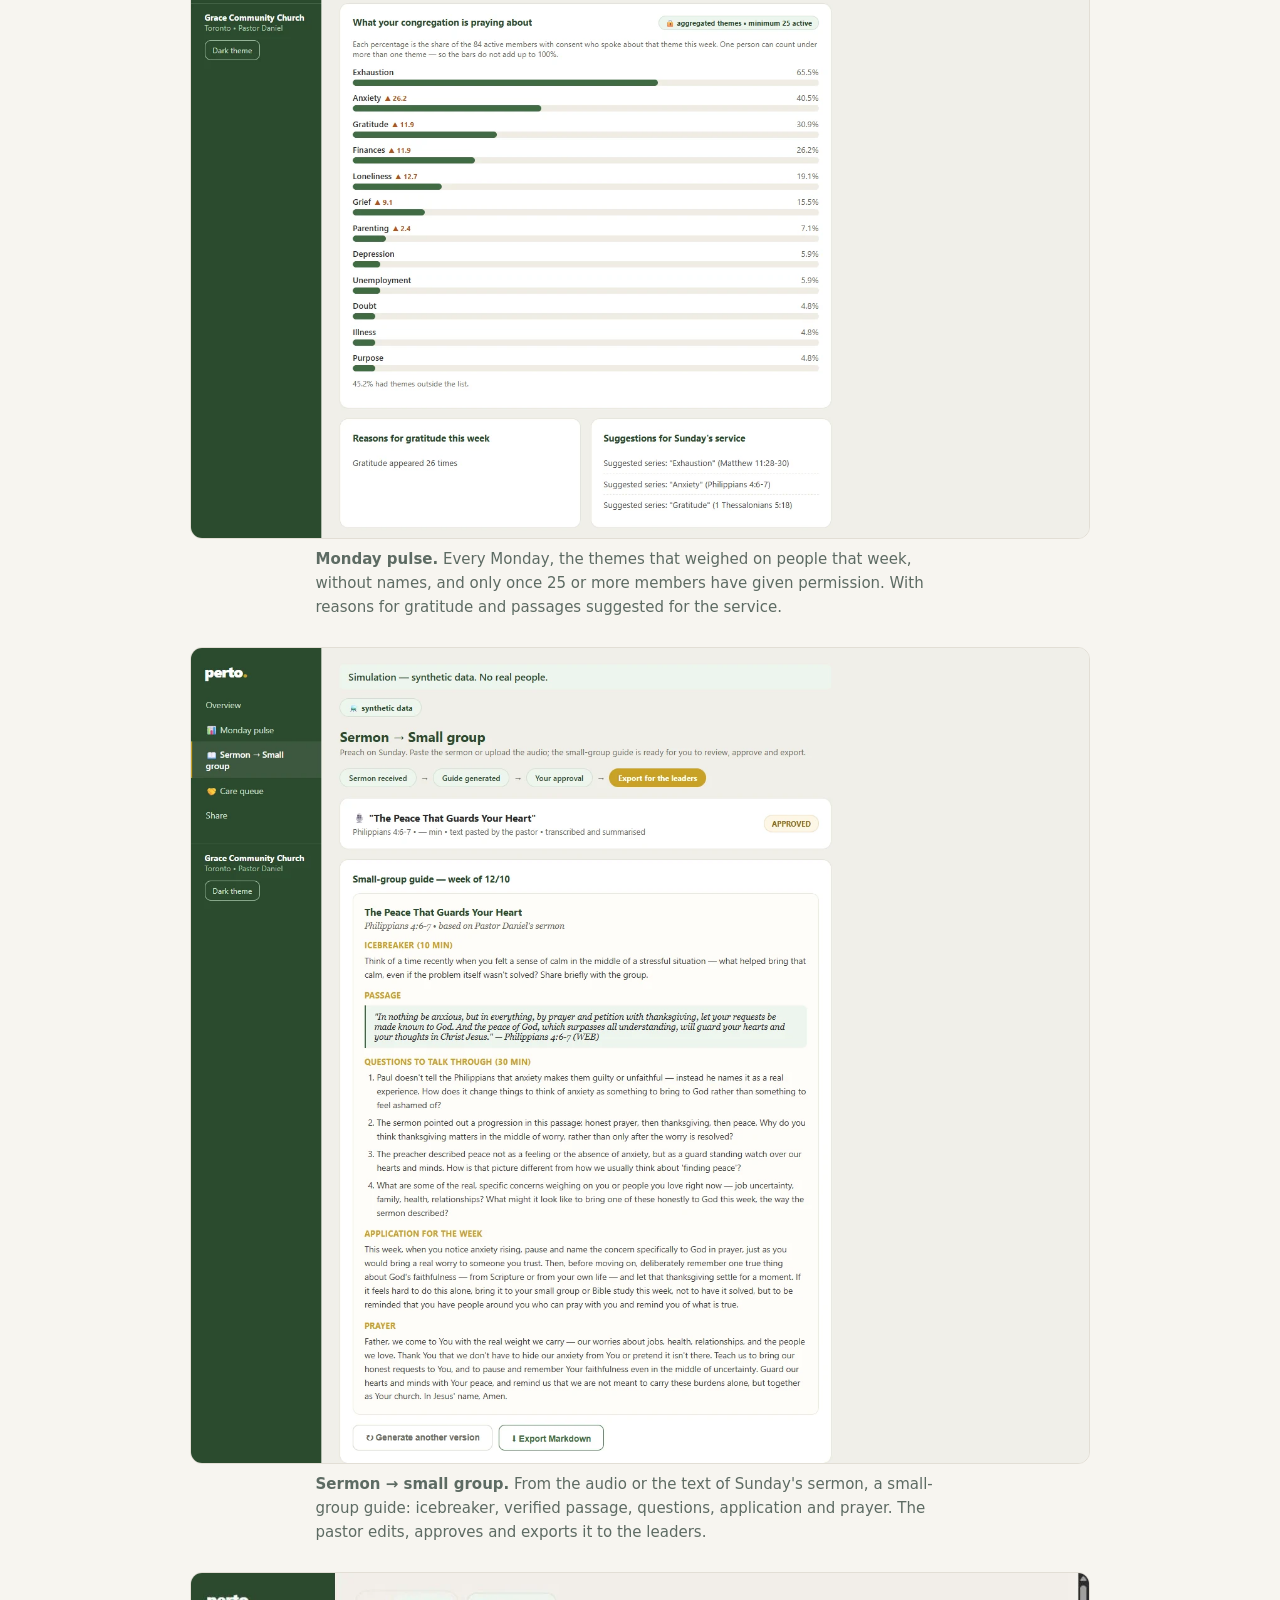
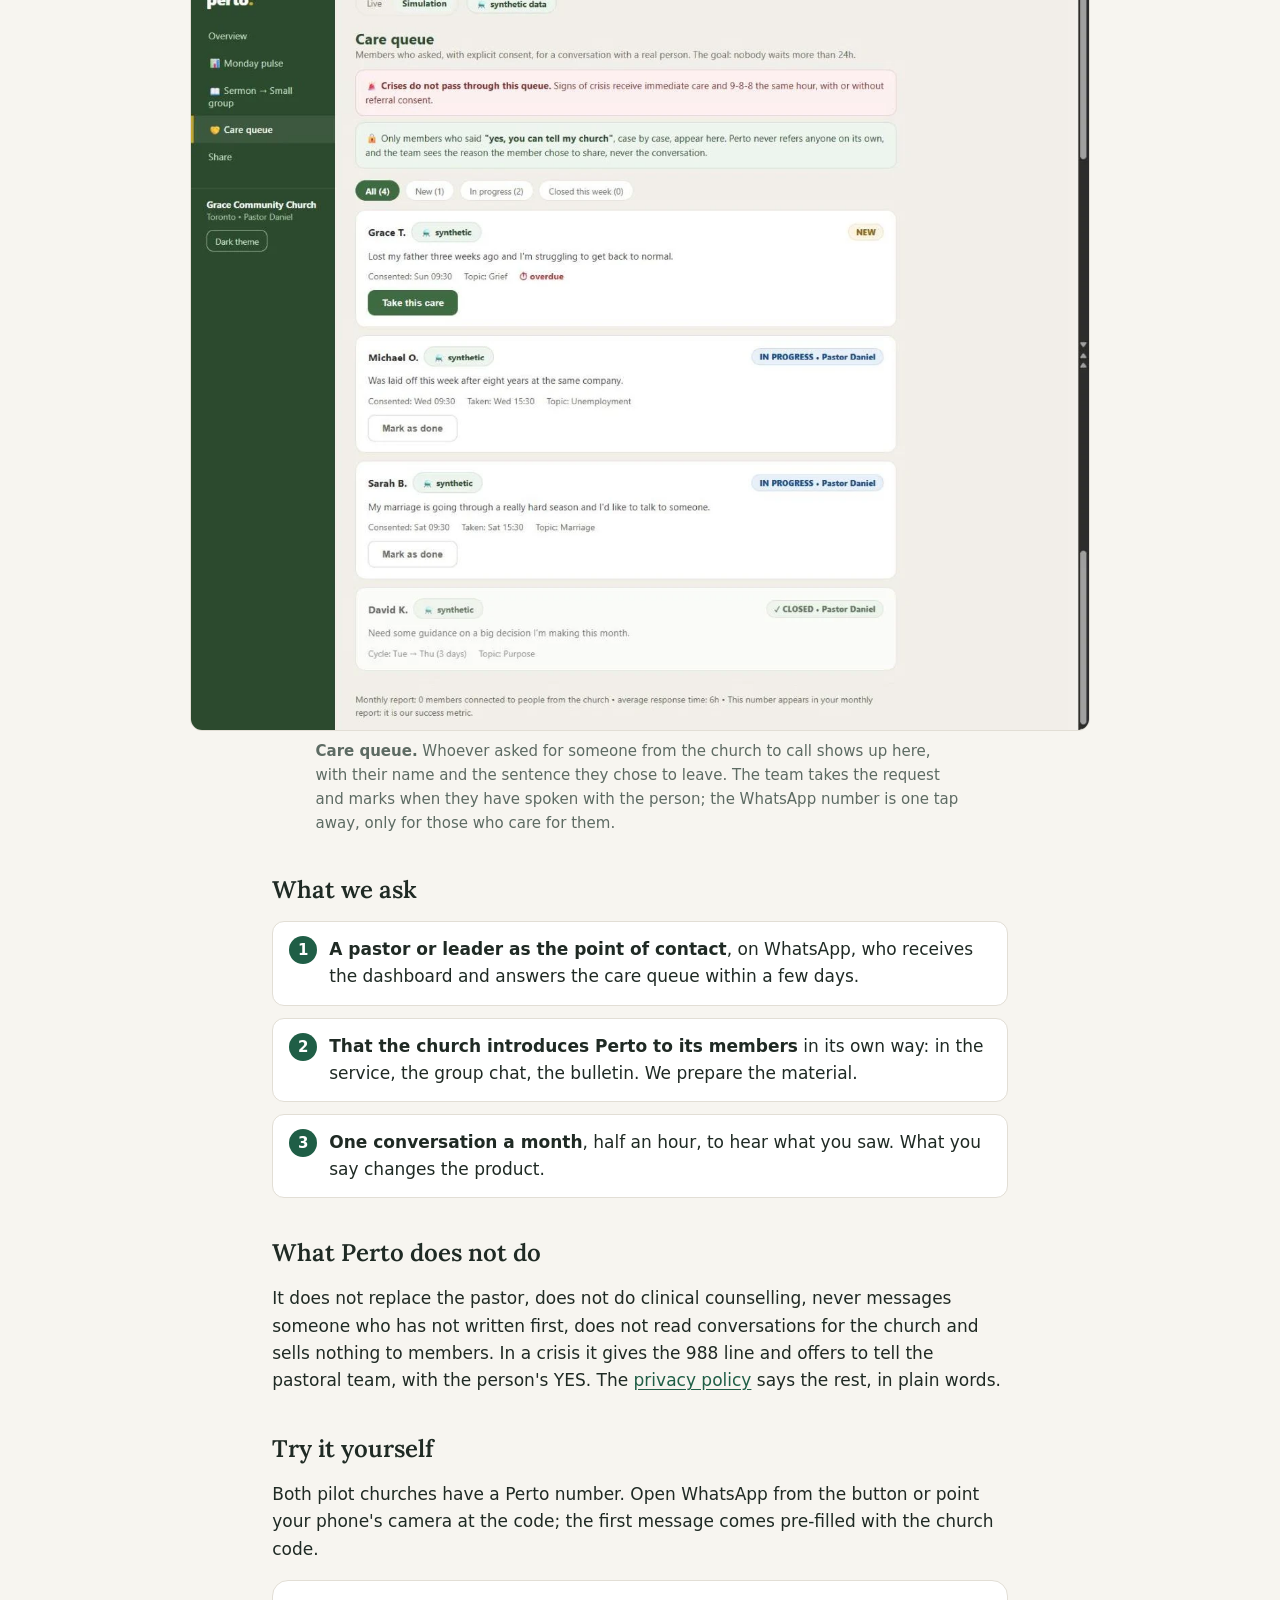
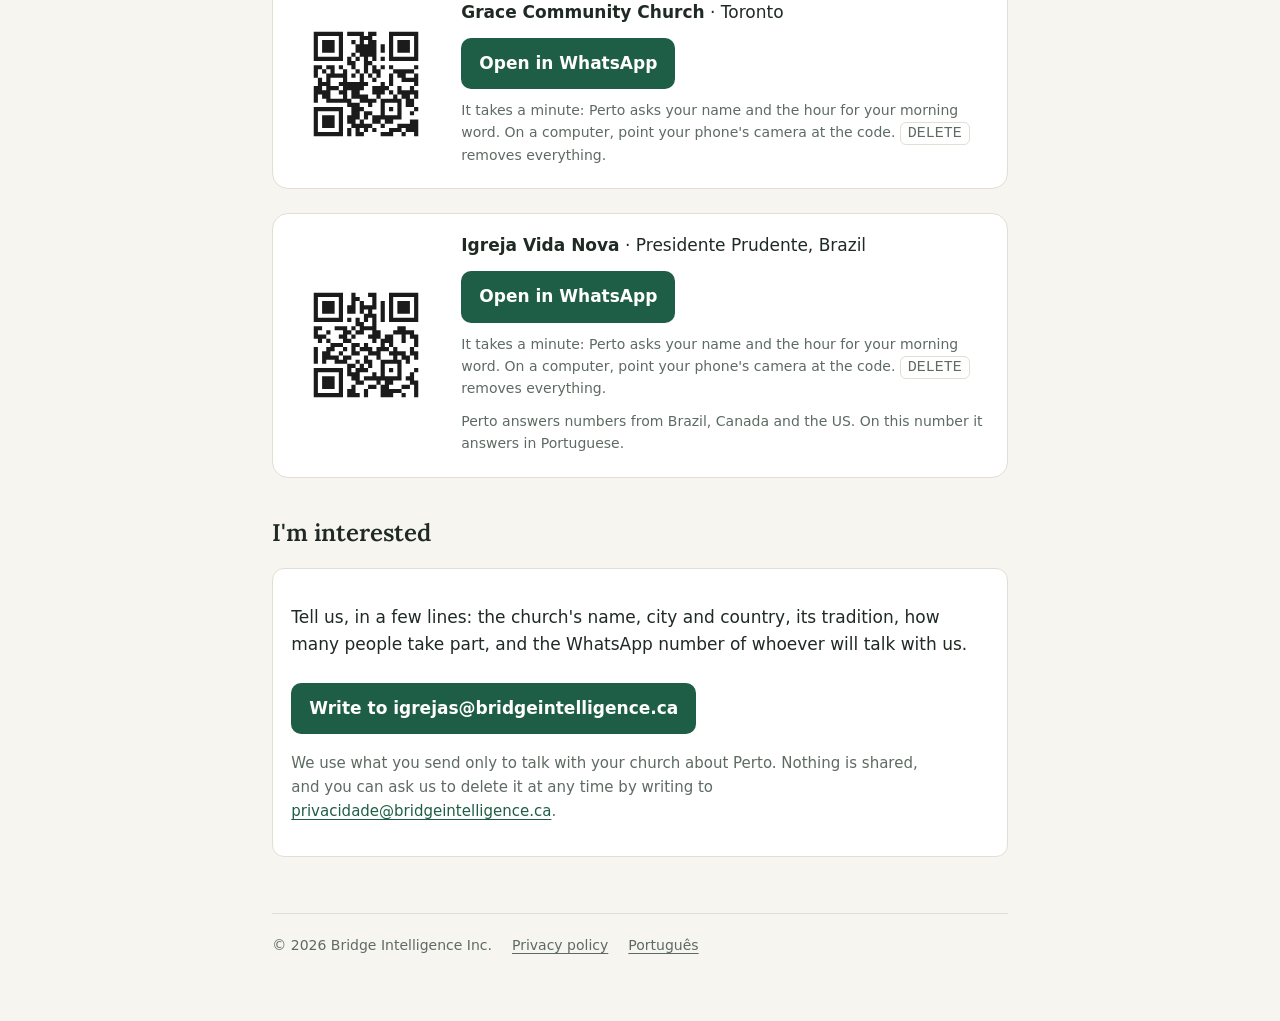
<file: en/churches.html>
<!doctype html>
<html lang="en">
<head>
<meta charset="utf-8">
<meta name="viewport" content="width=device-width, initial-scale=1">
<title>Perto for churches</title>
<meta name="description" content="How your church joins the Perto pilot: what the church receives, what we ask in return, and how to reach us.">
<link rel="alternate" hreflang="pt-BR" href="/igrejas.html">
<script>try{var t=localStorage.getItem('perto-theme');if(t==='dark'||t==='light')document.documentElement.setAttribute('data-theme',t)}catch(e){}</script>
<script data-goatcounter="https://perto.goatcounter.com/count" async src="//gc.zgo.at/count.js"></script>
<link rel="stylesheet" href="https://fonts.googleapis.com/css2?family=Lora:ital,wght@0,500;0,600;1,400&display=swap">
<link rel="stylesheet" href="/assets/site.css">
</head>
<body>
<div class="pilot-notice">Perto is in a pilot with a small group of invited people. It is not psychological, medical or emergency care. In a crisis, right now: call or text <strong>988</strong> (Canada) · <strong>CVV 188</strong> (Brazil).</div>
<div class="wrap">
<header class="site">
  <a class="brand" href="/en/">Perto <small>perto.life</small></a>
  <nav class="site" aria-label="Pages">
    <a href="/en/">Home</a>
    <a href="/en/churches.html" aria-current="page">For churches</a>
    <a href="/en/demo/grace.html">Demo</a>
    <a href="/en/privacy.html">Privacy</a>
    <a href="/igrejas.html" lang="pt-BR">Português</a>
  </nav>
  <button type="button" class="theme-toggle" data-theme-toggle title="Dark theme"><span class="to-dark"><svg width="18" height="18" viewBox="0 0 24 24" fill="currentColor" aria-hidden="true" focusable="false"><path d="M12 2.5A9.5 9.5 0 1 0 21.5 12 8 8 0 0 1 12 2.5Z"/></svg><span class="visually-hidden">Dark theme</span></span><span class="to-light"><svg width="18" height="18" viewBox="0 0 24 24" fill="currentColor" aria-hidden="true" focusable="false"><circle cx="12" cy="12" r="4.2"/><path d="M11 1.5h2v3.2h-2zM11 19.3h2v3.2h-2zM1.5 11h3.2v2H1.5zM19.3 11h3.2v2h-3.2z"/><path transform="rotate(45 12 12)" d="M11 1.5h2v3.2h-2zM11 19.3h2v3.2h-2zM1.5 11h3.2v2H1.5zM19.3 11h3.2v2h-3.2z"/></svg><span class="visually-hidden">Light theme</span></span></button>
</header>

<main>
  <h1>For churches that want to be near during the week.</h1>
  <p class="lead">Perto is in pilot with a few churches, chosen one at a time. We are looking for <strong>design-partner churches</strong>: communities that use Perto with their members, tell us what works and what does not, and help decide what comes next. It costs nothing during the pilot.</p>

  <h2>What the church receives</h2>
  <ul class="promises">
    <li><strong>A WhatsApp number for your church.</strong> It carries the church's name and photo, and members add it with a link or QR.</li>
    <li><strong>Pastoral companionship every night.</strong> Replies in your tradition's voice, with verified verses. And in the morning, a word inside the conversation the member opened.</li>
    <li><strong>A dashboard for the pastor.</strong> The week's pulse: the themes weighing on people, without names, and only once 25 or more members have given permission. The care queue: who asked to be called, with their name, WhatsApp number and, if they chose, a sentence. And a small-group guide generated from the sermon's audio.</li>
    <li><strong>A weekly card.</strong> A verse in the church's name, which a member can send to a friend. The friend comes in through the same door.</li>
  </ul>
  <div class="demo-card">
    <div class="faces" aria-hidden="true"><img src="/assets/img/faces/jun.jpg" width="56" height="56" alt="" loading="lazy"><img src="/assets/img/faces/kadeen.jpg" width="56" height="56" alt="" loading="lazy"><img src="/assets/img/faces/kwame.jpg" width="56" height="56" alt="" loading="lazy"></div>
    <p>See how Perto talks: a week with three fictional members of Grace Community Church, Toronto. Computer-generated faces, real Perto replies.</p>
    <a class="cta" href="/en/demo/grace.html">See a week of conversations</a>
  </div>

  <h2 id="dashboard">See the pastor's dashboard</h2>
  <p>Screenshots of the dashboard in Perto's simulation. All data is synthetic: no real people, no real conversations. The "Simulation" marker and the synthetic-data badges are part of the images on purpose. The dashboard is shown here in English, captured on the English demo congregation, Grace Community Church (synthetic data).</p>
    <figure class="shot">
      <picture><source type="image/webp" srcset="/assets/img/dashboard-pulse.webp"><img src="/assets/img/dashboard-pulse.png" width="1433" height="1148" loading="lazy" decoding="async" alt="The Monday pulse screen of the Perto dashboard, in English, marked as a simulation with synthetic data: four numbers for the week, the congregation's list of themes with bars and percentages, without names, and below it the reasons for gratitude this week and three passages suggested for Sunday's service."></picture>
      <figcaption><strong>Monday pulse.</strong> Every Monday, the themes that weighed on people that week, without names, and only once 25 or more members have given permission. With reasons for gratitude and passages suggested for the service.</figcaption>
    </figure>
    <figure class="shot">
      <picture><source type="image/webp" srcset="/assets/img/dashboard-sermon-group.webp"><img src="/assets/img/dashboard-sermon-group.png" width="1433" height="1300" loading="lazy" decoding="async" alt="The Sermon → Small group screen, in English, marked as a simulation: the sermon received and approved, and the generated small-group guide with icebreaker, passage, questions to talk through, application for the week and prayer, and the buttons to generate another version and export Markdown."></picture>
      <figcaption><strong>Sermon → small group.</strong> From the audio or the text of Sunday's sermon, a small-group guide: icebreaker, verified passage, questions, application and prayer. The pastor edits, approves and exports it to the leaders.</figcaption>
    </figure>
    <figure class="shot">
      <picture><source type="image/webp" srcset="/assets/img/dashboard-care-queue.webp"><img src="/assets/img/dashboard-care-queue.png" width="1328" height="1120" loading="lazy" decoding="async" alt="The care queue screen, in English, marked as a simulation: four conversation requests from fictional members, one new, two in progress and one closed, with their name, the sentence they left, who took the request and the cycle from request to closure."></picture>
      <figcaption><strong>Care queue.</strong> Whoever asked for someone from the church to call shows up here, with their name and the sentence they chose to leave. The team takes the request and marks when they have spoken with the person; the WhatsApp number is one tap away, only for those who care for them.</figcaption>
    </figure>

  <h2>What we ask</h2>
  <ol class="steps">
    <li><strong>A pastor or leader as the point of contact</strong>, on WhatsApp, who receives the dashboard and answers the care queue within a few days.</li>
    <li><strong>That the church introduces Perto to its members</strong> in its own way: in the service, the group chat, the bulletin. We prepare the material.</li>
    <li><strong>One conversation a month</strong>, half an hour, to hear what you saw. What you say changes the product.</li>
  </ol>

  <h2>What Perto does not do</h2>
  <p>It does not replace the pastor, does not do clinical counselling, never messages someone who has not written first, does not read conversations for the church and sells nothing to members. In a crisis it gives the 988 line and offers to tell the pastoral team, with the person's YES. The <a href="/en/privacy.html">privacy policy</a> says the rest, in plain words.</p>

  <h2 id="try">Try it yourself</h2>
  <p>Both pilot churches have a Perto number. Open WhatsApp from the button<span class="qr-only"> or point your phone's camera at the code</span>; the first message comes pre-filled with the church code.</p>
  <div class="try">
    <svg xmlns="http://www.w3.org/2000/svg" width="198" height="198" viewBox="0 0 198 198" role="img" aria-label="Grace Community Church&#x27;s WhatsApp QR code" class="segno"><path transform="scale(6)" class="qrline" stroke="#1b1b1b" d="M4 4.5h7m1 0h4m1 0h2m3 0h7m-25 1h1m5 0h1m4 0h3m4 0h1m5 0h1m-25 1h1m1 0h3m1 0h1m2 0h1m1 0h1m1 0h2m3 0h1m1 0h3m1 0h1m-25 1h1m1 0h3m1 0h1m3 0h5m1 0h1m1 0h1m1 0h3m1 0h1m-25 1h1m1 0h3m1 0h1m3 0h5m1 0h1m1 0h1m1 0h3m1 0h1m-25 1h1m5 0h1m2 0h1m1 0h4m3 0h1m5 0h1m-25 1h7m1 0h1m1 0h1m1 0h1m1 0h1m1 0h1m1 0h7m-17 1h2m2 0h2m-14 1h2m1 0h2m1 0h1m2 0h1m2 0h1m1 0h1m1 0h1m1 0h1m5 0h1m-25 1h1m1 0h1m1 0h1m2 0h1m2 0h1m1 0h1m1 0h2m3 0h5m-24 1h1m2 0h5m1 0h1m1 0h1m1 0h1m1 0h1m2 0h1m1 0h2m2 0h1m-24 1h1m1 0h1m3 0h1m3 0h1m2 0h1m3 0h1m2 0h4m-24 1h3m2 0h7m3 0h1m1 0h1m5 0h1m-25 1h2m1 0h3m1 0h5m2 0h4m2 0h1m2 0h1m-24 1h4m2 0h2m1 0h2m3 0h3m1 0h1m1 0h5m-25 1h1m1 0h2m3 0h1m1 0h4m2 0h1m3 0h1m1 0h2m1 0h1m-25 1h1m2 0h6m2 0h4m1 0h5m1 0h2m-16 1h3m2 0h1m2 0h1m3 0h1m1 0h2m-24 1h7m2 0h3m4 0h1m1 0h1m1 0h1m3 0h1m-25 1h1m5 0h1m2 0h2m1 0h2m2 0h1m3 0h1m2 0h1m-24 1h1m1 0h3m1 0h1m1 0h3m1 0h1m1 0h7m-21 1h1m1 0h3m1 0h1m1 0h2m1 0h1m2 0h2m1 0h2m4 0h2m-25 1h1m1 0h3m1 0h1m2 0h5m2 0h1m3 0h5m-25 1h1m5 0h1m1 0h1m1 0h1m1 0h1m1 0h1m3 0h3m1 0h3m-25 1h7m1 0h1m1 0h2m4 0h3m2 0h1m2 0h1"/></svg>
    <div>
    <p><strong>Grace Community Church</strong> · Toronto</p>
    <p><a class="cta" href="https://wa.me/message/SQAAXZ5ANSONC1" data-source="churches-grace">Open in WhatsApp</a></p>
    <p class="pilot">It takes a minute: Perto asks your name and the hour for your morning word. <span class="qr-only">On a computer, point your phone's camera at the code.</span> <span class="cmd">DELETE</span> removes everything.</p>
        </div>
  </div>
  <div class="try">
    <svg xmlns="http://www.w3.org/2000/svg" width="198" height="198" viewBox="0 0 198 198" role="img" aria-label="Igreja Vida Nova&#x27;s WhatsApp QR code" class="segno"><path transform="scale(6)" class="qrline" stroke="#1b1b1b" d="M4 4.5h7m2 0h1m3 0h2m3 0h7m-25 1h1m5 0h1m2 0h2m3 0h1m3 0h1m5 0h1m-25 1h1m1 0h3m1 0h1m2 0h1m1 0h1m2 0h1m1 0h1m1 0h1m1 0h3m1 0h1m-25 1h1m1 0h3m1 0h1m1 0h2m1 0h4m1 0h1m1 0h1m1 0h3m1 0h1m-25 1h1m1 0h3m1 0h1m1 0h2m1 0h1m1 0h1m2 0h1m1 0h1m1 0h3m1 0h1m-25 1h1m5 0h1m5 0h3m1 0h1m1 0h1m5 0h1m-25 1h7m1 0h1m1 0h1m1 0h1m1 0h1m1 0h1m1 0h7m-15 1h2m2 0h1m-15 1h2m3 0h3m1 0h1m1 0h4m5 0h2m-22 1h1m2 0h1m3 0h2m1 0h2m2 0h2m3 0h5m-24 1h3m3 0h2m1 0h1m3 0h3m1 0h2m2 0h1m1 0h2m-24 1h1m1 0h1m3 0h2m5 0h1m1 0h3m2 0h1m2 0h1m-21 1h3m2 0h2m1 0h1m3 0h1m1 0h1m5 0h1m-25 1h1m2 0h2m2 0h1m1 0h1m1 0h3m1 0h3m1 0h1m3 0h1m-24 1h1m1 0h2m2 0h1m2 0h2m2 0h3m2 0h4m1 0h2m-25 1h1m1 0h4m1 0h2m3 0h1m2 0h1m3 0h1m1 0h2m1 0h1m-25 1h1m1 0h1m2 0h3m2 0h1m1 0h2m2 0h5m1 0h1m-15 1h2m1 0h1m1 0h1m2 0h1m3 0h1m-21 1h7m1 0h1m1 0h3m3 0h1m1 0h1m1 0h1m3 0h1m-25 1h1m5 0h1m1 0h3m3 0h1m1 0h1m3 0h1m2 0h1m-24 1h1m1 0h3m1 0h1m2 0h2m1 0h9m1 0h2m-24 1h1m1 0h3m1 0h1m3 0h2m3 0h1m1 0h2m4 0h2m-25 1h1m1 0h3m1 0h1m2 0h1m3 0h2m1 0h2m3 0h2m1 0h1m-25 1h1m5 0h1m1 0h2m2 0h1m3 0h5m3 0h1m-25 1h7m1 0h3m1 0h1m3 0h3m2 0h1m2 0h1"/></svg>
    <div>
    <p><strong>Igreja Vida Nova</strong> · Presidente Prudente, Brazil</p>
    <p><a class="cta" href="https://wa.me/message/7ZDDLOZS2GCLE1" data-source="churches-vidanova">Open in WhatsApp</a></p>
    <p class="pilot">It takes a minute: Perto asks your name and the hour for your morning word. <span class="qr-only">On a computer, point your phone's camera at the code.</span> <span class="cmd">DELETE</span> removes everything.</p>
    <p class="pilot">Perto answers numbers from Brazil, Canada and the US. On this number it answers in Portuguese.</p>
    </div>
  </div>
  <h2>I'm interested</h2>
  <div class="form-box">
    <!-- Paste the form embed here (Tally, for example). Until then the fallback below shows. -->
    <!-- <iframe src="TALLY_FORM_URL" title="Interest form" loading="lazy"></iframe> -->
    <p>Tell us, in a few lines: the church's name, city and country, its tradition, how many people take part, and the WhatsApp number of whoever will talk with us.</p>
    <p><a class="cta" href="mailto:igrejas@bridgeintelligence.ca?subject=My%20church%20is%20interested%20in%20Perto">Write to igrejas@bridgeintelligence.ca</a></p>
    <p class="form-fallback">We use what you send only to talk with your church about Perto. Nothing is shared, and you can ask us to delete it at any time by writing to <a href="mailto:privacidade@bridgeintelligence.ca">privacidade@bridgeintelligence.ca</a>.</p>
  </div>
</main>

<footer class="site">
  <span>© <span data-year>2026</span> Bridge Intelligence Inc.</span>
  <a href="/en/privacy.html">Privacy policy</a>
  <a href="/igrejas.html" lang="pt-BR">Português</a>
</footer>
</div>
<script>document.querySelector('[data-year]').textContent = new Date().getFullYear();</script>
<script src="/assets/site.js" defer></script>
</body>
</html>
</file>
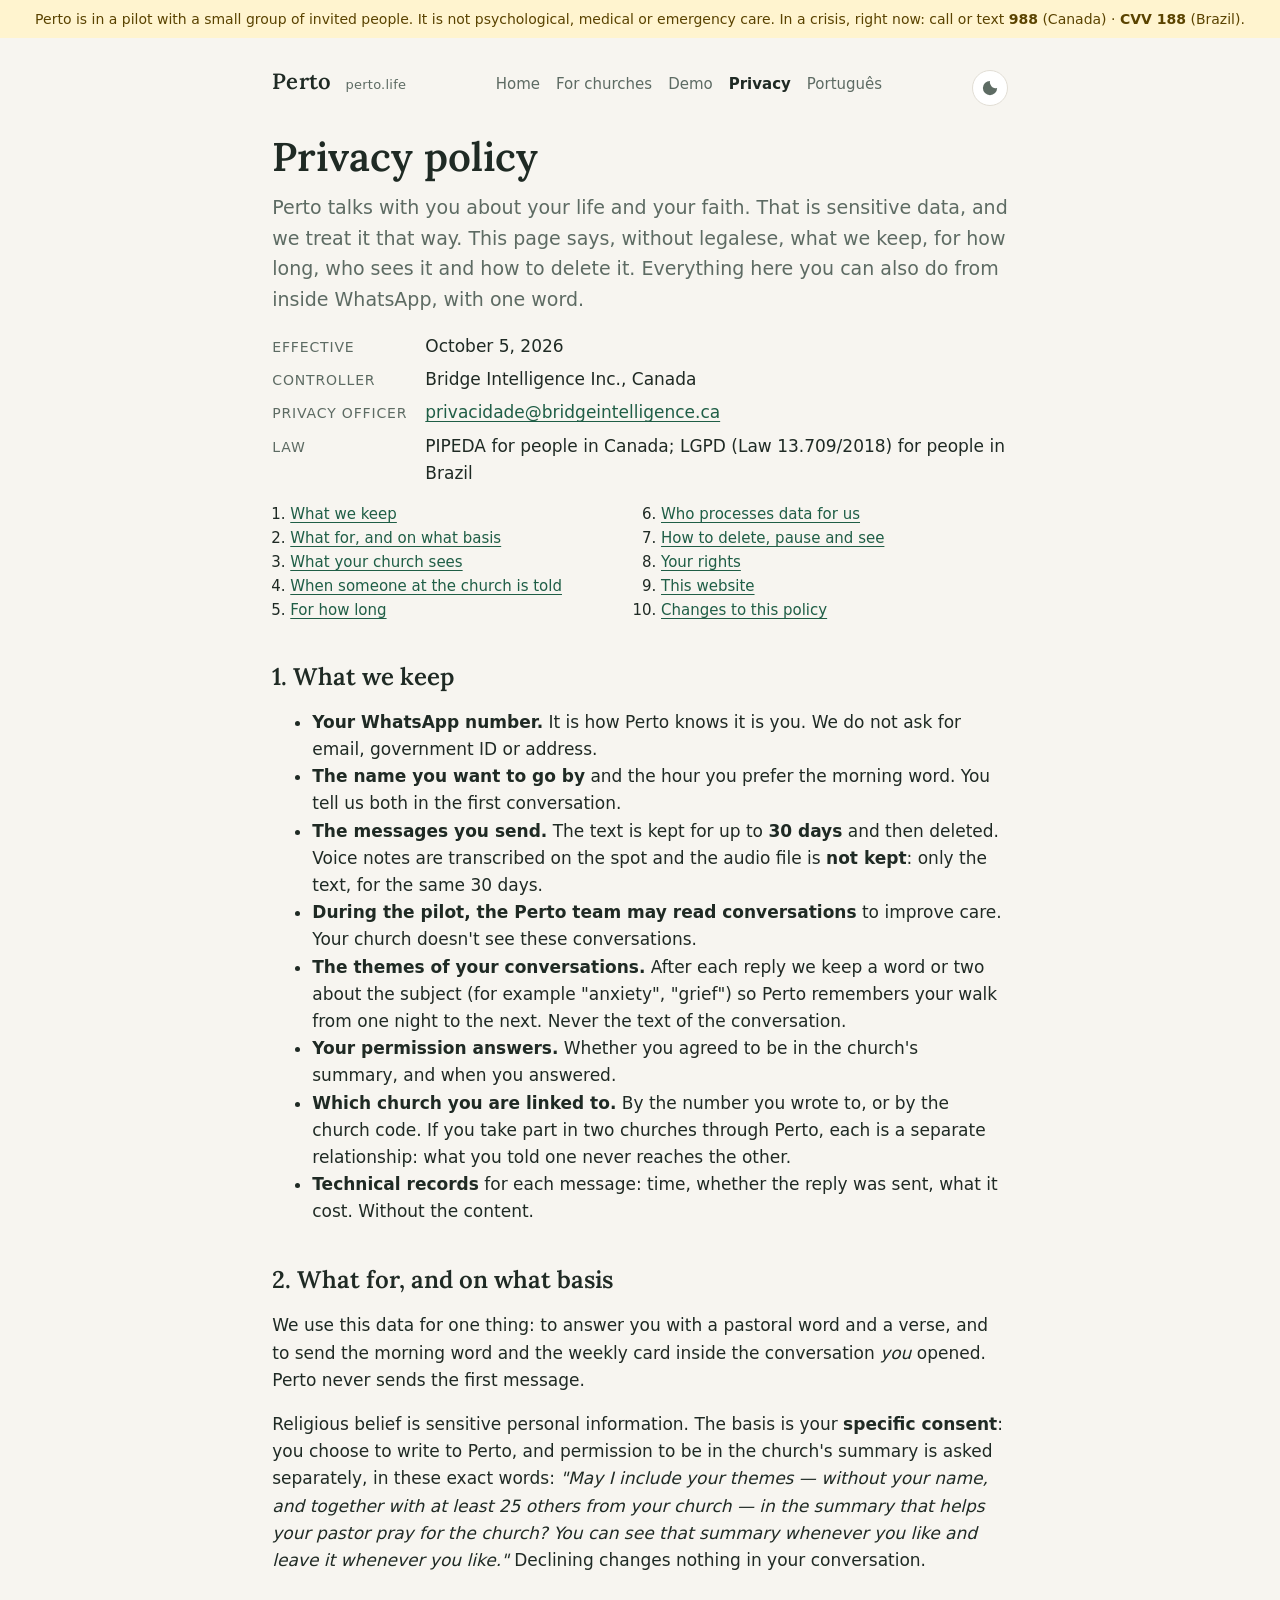
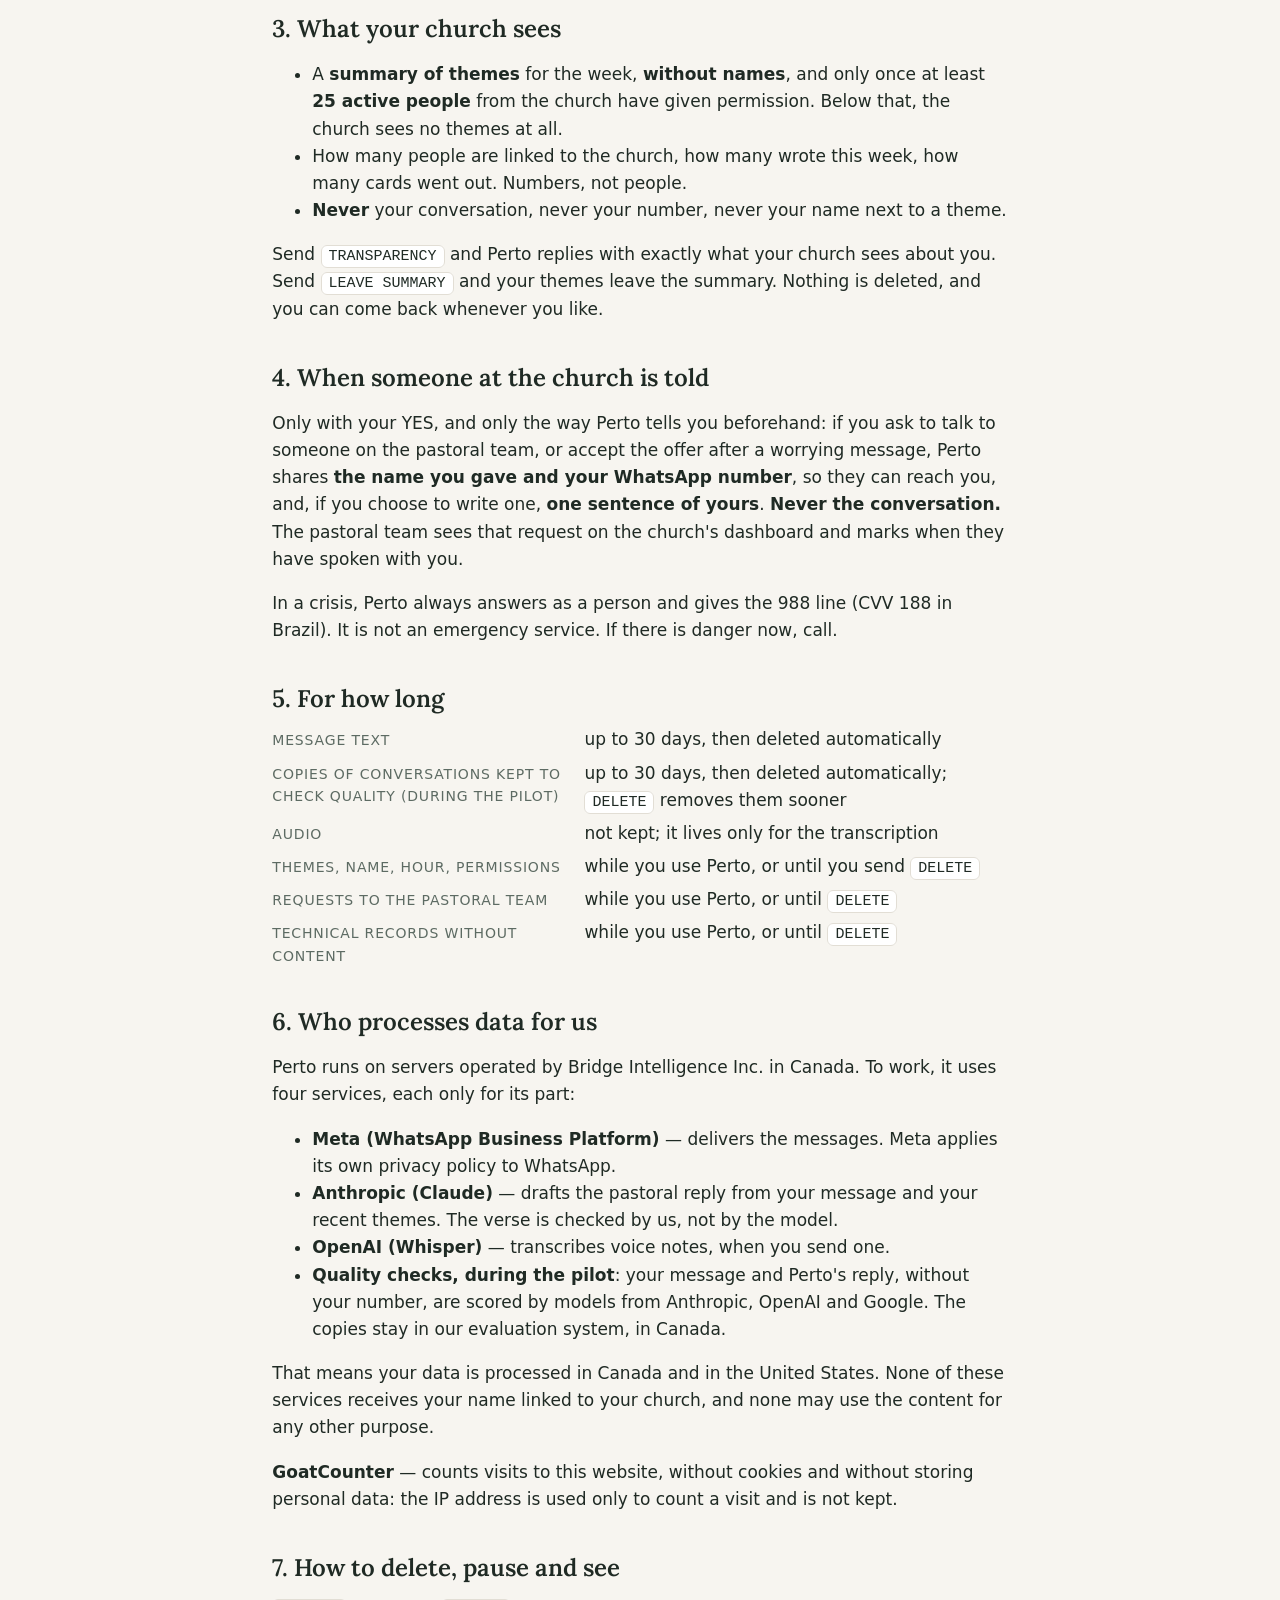
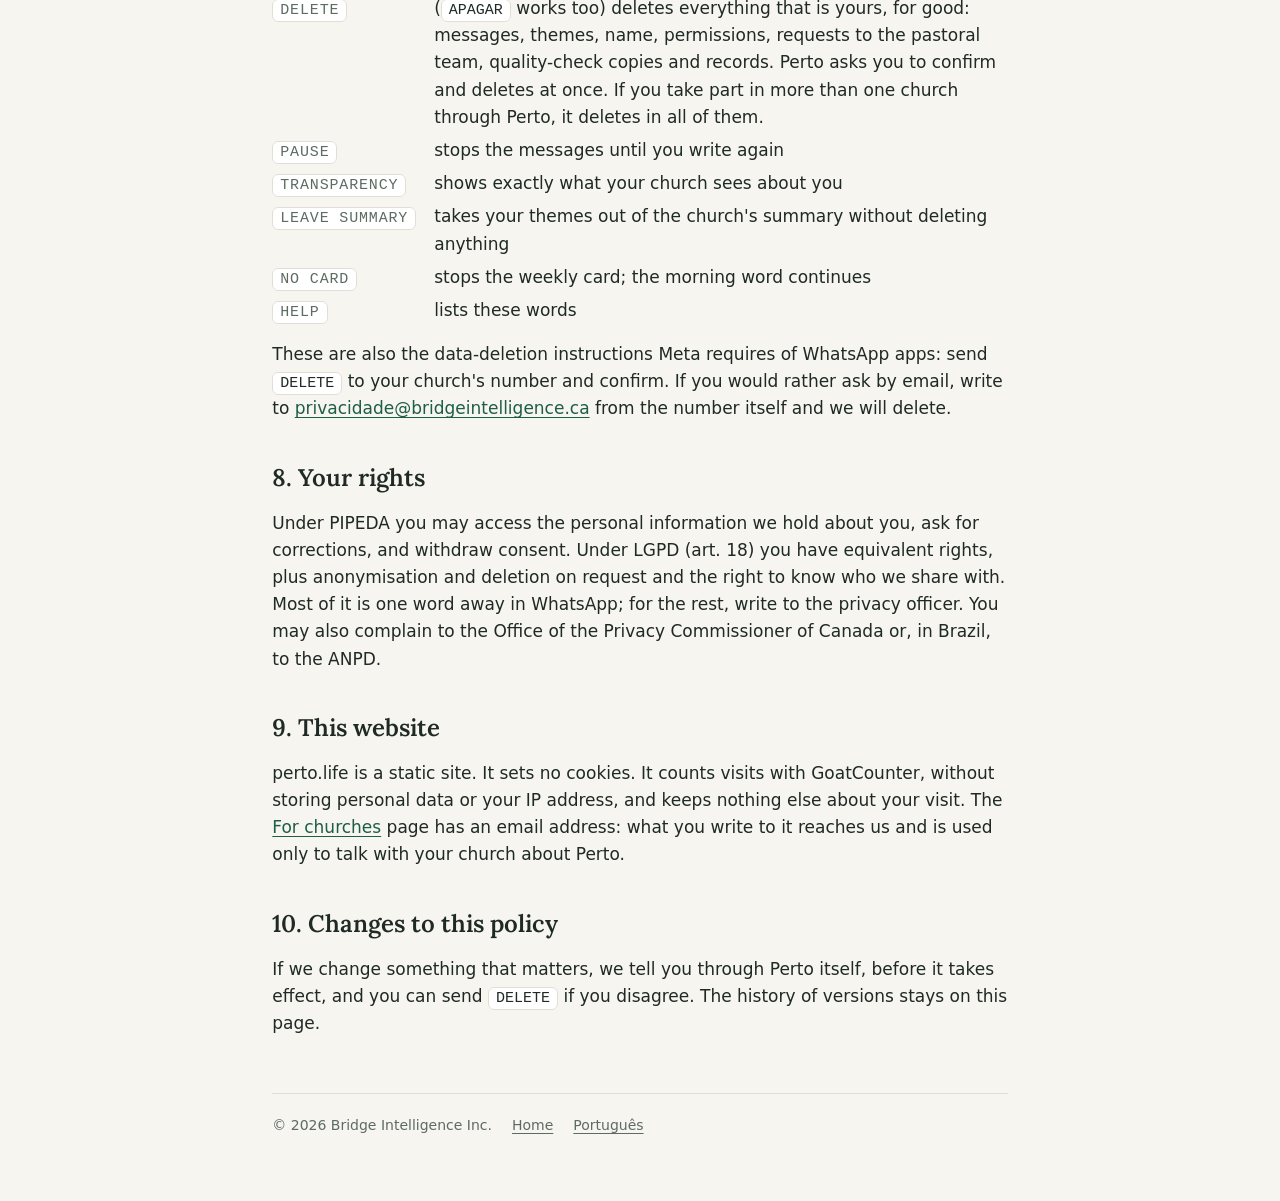
<file: en/privacy.html>
<!doctype html>
<html lang="en">
<head>
<meta charset="utf-8">
<meta name="viewport" content="width=device-width, initial-scale=1">
<title>Privacy — Perto</title>
<meta name="description" content="What Perto keeps, for how long, who sees it and how to delete it. In plain words, with the commands that work inside WhatsApp.">
<link rel="alternate" hreflang="pt-BR" href="/privacidade.html">
<script>try{var t=localStorage.getItem('perto-theme');if(t==='dark'||t==='light')document.documentElement.setAttribute('data-theme',t)}catch(e){}</script>
<script data-goatcounter="https://perto.goatcounter.com/count" async src="//gc.zgo.at/count.js"></script>
<link rel="stylesheet" href="https://fonts.googleapis.com/css2?family=Lora:ital,wght@0,500;0,600;1,400&display=swap">
<link rel="stylesheet" href="/assets/site.css">
</head>
<body>
<div class="pilot-notice">Perto is in a pilot with a small group of invited people. It is not psychological, medical or emergency care. In a crisis, right now: call or text <strong>988</strong> (Canada) · <strong>CVV 188</strong> (Brazil).</div>
<div class="wrap">
<header class="site">
  <a class="brand" href="/en/">Perto <small>perto.life</small></a>
  <nav class="site" aria-label="Pages">
    <a href="/en/">Home</a>
    <a href="/en/churches.html">For churches</a>
    <a href="/en/demo/grace.html">Demo</a>
    <a href="/en/privacy.html" aria-current="page">Privacy</a>
    <a href="/privacidade.html" lang="pt-BR">Português</a>
  </nav>
  <button type="button" class="theme-toggle" data-theme-toggle title="Dark theme"><span class="to-dark"><svg width="18" height="18" viewBox="0 0 24 24" fill="currentColor" aria-hidden="true" focusable="false"><path d="M12 2.5A9.5 9.5 0 1 0 21.5 12 8 8 0 0 1 12 2.5Z"/></svg><span class="visually-hidden">Dark theme</span></span><span class="to-light"><svg width="18" height="18" viewBox="0 0 24 24" fill="currentColor" aria-hidden="true" focusable="false"><circle cx="12" cy="12" r="4.2"/><path d="M11 1.5h2v3.2h-2zM11 19.3h2v3.2h-2zM1.5 11h3.2v2H1.5zM19.3 11h3.2v2h-3.2z"/><path transform="rotate(45 12 12)" d="M11 1.5h2v3.2h-2zM11 19.3h2v3.2h-2zM1.5 11h3.2v2H1.5zM19.3 11h3.2v2h-3.2z"/></svg><span class="visually-hidden">Light theme</span></span></button>
</header>

<main>
  <h1>Privacy policy</h1>
  <p class="lead">Perto talks with you about your life and your faith. That is sensitive data, and we treat it that way. This page says, without legalese, what we keep, for how long, who sees it and how to delete it. Everything here you can also do from inside WhatsApp, with one word.</p>

  <dl class="facts">
    <dt>Effective</dt><dd>October 5, 2026</dd>
    <dt>Controller</dt><dd>Bridge Intelligence Inc., Canada</dd>
    <dt>Privacy officer</dt><dd><a href="mailto:privacidade@bridgeintelligence.ca">privacidade@bridgeintelligence.ca</a></dd>
    <dt>Law</dt><dd>PIPEDA for people in Canada; LGPD (Law 13.709/2018) for people in Brazil</dd>
  </dl>

  <ol class="toc">
    <li><a href="#what">What we keep</a></li>
    <li><a href="#why">What for, and on what basis</a></li>
    <li><a href="#church">What your church sees</a></li>
    <li><a href="#pastor">When someone at the church is told</a></li>
    <li><a href="#how-long">For how long</a></li>
    <li><a href="#who">Who processes data for us</a></li>
    <li><a href="#delete">How to delete, pause and see</a></li>
    <li><a href="#rights">Your rights</a></li>
    <li><a href="#site">This website</a></li>
    <li><a href="#changes">Changes to this policy</a></li>
  </ol>

  <h2 id="what">1. What we keep</h2>
  <ul>
    <li><strong>Your WhatsApp number.</strong> It is how Perto knows it is you. We do not ask for email, government ID or address.</li>
    <li><strong>The name you want to go by</strong> and the hour you prefer the morning word. You tell us both in the first conversation.</li>
    <li><strong>The messages you send.</strong> The text is kept for up to <strong>30 days</strong> and then deleted. Voice notes are transcribed on the spot and the audio file is <strong>not kept</strong>: only the text, for the same 30 days.</li>
    <li><strong>During the pilot, the Perto team may read conversations</strong> to improve care. Your church doesn't see these conversations.</li>
    <li><strong>The themes of your conversations.</strong> After each reply we keep a word or two about the subject (for example "anxiety", "grief") so Perto remembers your walk from one night to the next. Never the text of the conversation.</li>
    <li><strong>Your permission answers.</strong> Whether you agreed to be in the church's summary, and when you answered.</li>
    <li><strong>Which church you are linked to.</strong> By the number you wrote to, or by the church code. If you take part in two churches through Perto, each is a separate relationship: what you told one never reaches the other.</li>
    <li><strong>Technical records</strong> for each message: time, whether the reply was sent, what it cost. Without the content.</li>
  </ul>

  <h2 id="why">2. What for, and on what basis</h2>
  <p>We use this data for one thing: to answer you with a pastoral word and a verse, and to send the morning word and the weekly card inside the conversation <em>you</em> opened. Perto never sends the first message.</p>
  <p>Religious belief is sensitive personal information. The basis is your <strong>specific consent</strong>: you choose to write to Perto, and permission to be in the church's summary is asked separately, in these exact words: <em>"May I include your themes — without your name, and together with at least 25 others from your church — in the summary that helps your pastor pray for the church? You can see that summary whenever you like and leave it whenever you like."</em> Declining changes nothing in your conversation.</p>

  <h2 id="church">3. What your church sees</h2>
  <ul>
    <li>A <strong>summary of themes</strong> for the week, <strong>without names</strong>, and only once at least <strong>25 active people</strong> from the church have given permission. Below that, the church sees no themes at all.</li>
    <li>How many people are linked to the church, how many wrote this week, how many cards went out. Numbers, not people.</li>
    <li><strong>Never</strong> your conversation, never your number, never your name next to a theme.</li>
  </ul>
  <p>Send <span class="cmd">TRANSPARENCY</span> and Perto replies with exactly what your church sees about you. Send <span class="cmd">LEAVE SUMMARY</span> and your themes leave the summary. Nothing is deleted, and you can come back whenever you like.</p>

  <h2 id="pastor">4. When someone at the church is told</h2>
  <p>Only with your YES, and only the way Perto tells you beforehand: if you ask to talk to someone on the pastoral team, or accept the offer after a worrying message, Perto shares <strong>the name you gave and your WhatsApp number</strong>, so they can reach you, and, if you choose to write one, <strong>one sentence of yours</strong>. <strong>Never the conversation.</strong> The pastoral team sees that request on the church's dashboard and marks when they have spoken with you.</p>
  <p>In a crisis, Perto always answers as a person and gives the 988 line (CVV 188 in Brazil). It is not an emergency service. If there is danger now, call.</p>

  <h2 id="how-long">5. For how long</h2>
  <dl class="facts">
    <dt>Message text</dt><dd>up to 30 days, then deleted automatically</dd>
    <dt>Copies of conversations kept to check quality (during the pilot)</dt><dd>up to 30 days, then deleted automatically; <span class="cmd">DELETE</span> removes them sooner</dd>
    <dt>Audio</dt><dd>not kept; it lives only for the transcription</dd>
    <dt>Themes, name, hour, permissions</dt><dd>while you use Perto, or until you send <span class="cmd">DELETE</span></dd>
    <dt>Requests to the pastoral team</dt><dd>while you use Perto, or until <span class="cmd">DELETE</span></dd>
    <dt>Technical records without content</dt><dd>while you use Perto, or until <span class="cmd">DELETE</span></dd>
  </dl>

  <h2 id="who">6. Who processes data for us</h2>
  <p>Perto runs on servers operated by Bridge Intelligence Inc. in Canada. To work, it uses four services, each only for its part:</p>
  <ul>
    <li><strong>Meta (WhatsApp Business Platform)</strong> — delivers the messages. Meta applies its own privacy policy to WhatsApp.</li>
    <li><strong>Anthropic (Claude)</strong> — drafts the pastoral reply from your message and your recent themes. The verse is checked by us, not by the model.</li>
    <li><strong>OpenAI (Whisper)</strong> — transcribes voice notes, when you send one.</li>
    <li><strong>Quality checks, during the pilot</strong>: your message and Perto's reply, without your number, are scored by models from Anthropic, OpenAI and Google. The copies stay in our evaluation system, in Canada.</li>
  </ul>
  <p>That means your data is processed in Canada and in the United States. None of these services receives your name linked to your church, and none may use the content for any other purpose.</p>
  <p><strong>GoatCounter</strong> — counts visits to this website, without cookies and without storing personal data: the IP address is used only to count a visit and is not kept.</p>

  <h2 id="delete">7. How to delete, pause and see</h2>
  <dl class="facts">
    <dt><span class="cmd">DELETE</span></dt><dd>(<span class="cmd">APAGAR</span> works too) deletes everything that is yours, for good: messages, themes, name, permissions, requests to the pastoral team, quality-check copies and records. Perto asks you to confirm and deletes at once. If you take part in more than one church through Perto, it deletes in all of them.</dd>
    <dt><span class="cmd">PAUSE</span></dt><dd>stops the messages until you write again</dd>
    <dt><span class="cmd">TRANSPARENCY</span></dt><dd>shows exactly what your church sees about you</dd>
    <dt><span class="cmd">LEAVE SUMMARY</span></dt><dd>takes your themes out of the church's summary without deleting anything</dd>
    <dt><span class="cmd">NO CARD</span></dt><dd>stops the weekly card; the morning word continues</dd>
    <dt><span class="cmd">HELP</span></dt><dd>lists these words</dd>
  </dl>
  <p>These are also the data-deletion instructions Meta requires of WhatsApp apps: send <span class="cmd">DELETE</span> to your church's number and confirm. If you would rather ask by email, write to <a href="mailto:privacidade@bridgeintelligence.ca">privacidade@bridgeintelligence.ca</a> from the number itself and we will delete.</p>

  <h2 id="rights">8. Your rights</h2>
  <p>Under PIPEDA you may access the personal information we hold about you, ask for corrections, and withdraw consent. Under LGPD (art. 18) you have equivalent rights, plus anonymisation and deletion on request and the right to know who we share with. Most of it is one word away in WhatsApp; for the rest, write to the privacy officer. You may also complain to the Office of the Privacy Commissioner of Canada or, in Brazil, to the ANPD.</p>

  <h2 id="site">9. This website</h2>
  <p>perto.life is a static site. It sets no cookies. It counts visits with GoatCounter, without storing personal data or your IP address, and keeps nothing else about your visit. The <a href="/en/churches.html">For churches</a> page has an email address: what you write to it reaches us and is used only to talk with your church about Perto.</p>

  <h2 id="changes">10. Changes to this policy</h2>
  <p>If we change something that matters, we tell you through Perto itself, before it takes effect, and you can send <span class="cmd">DELETE</span> if you disagree. The history of versions stays on this page.</p>
</main>

<footer class="site">
  <span>© <span data-year>2026</span> Bridge Intelligence Inc.</span>
  <a href="/en/">Home</a>
  <a href="/privacidade.html" lang="pt-BR">Português</a>
</footer>
</div>
<script>document.querySelector('[data-year]').textContent = new Date().getFullYear();</script>
<script src="/assets/site.js" defer></script>
</body>
</html>
</file>
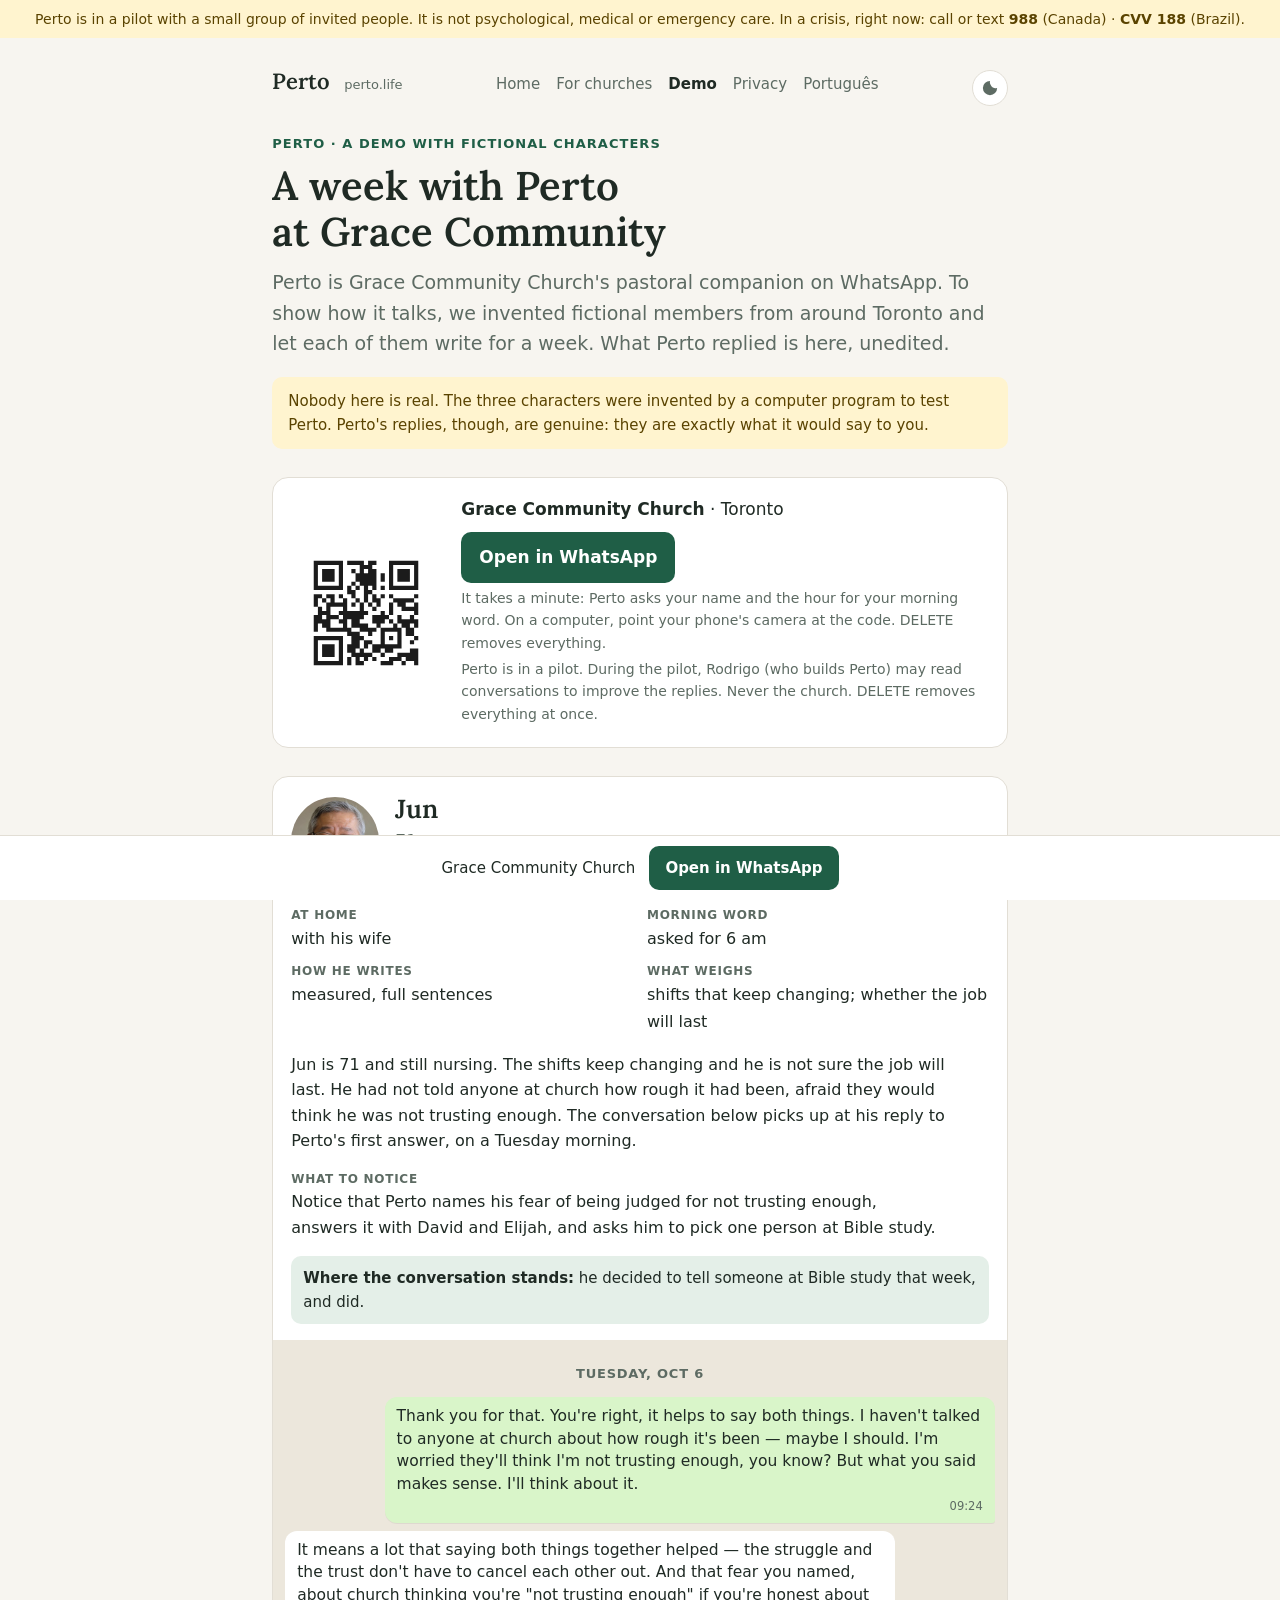
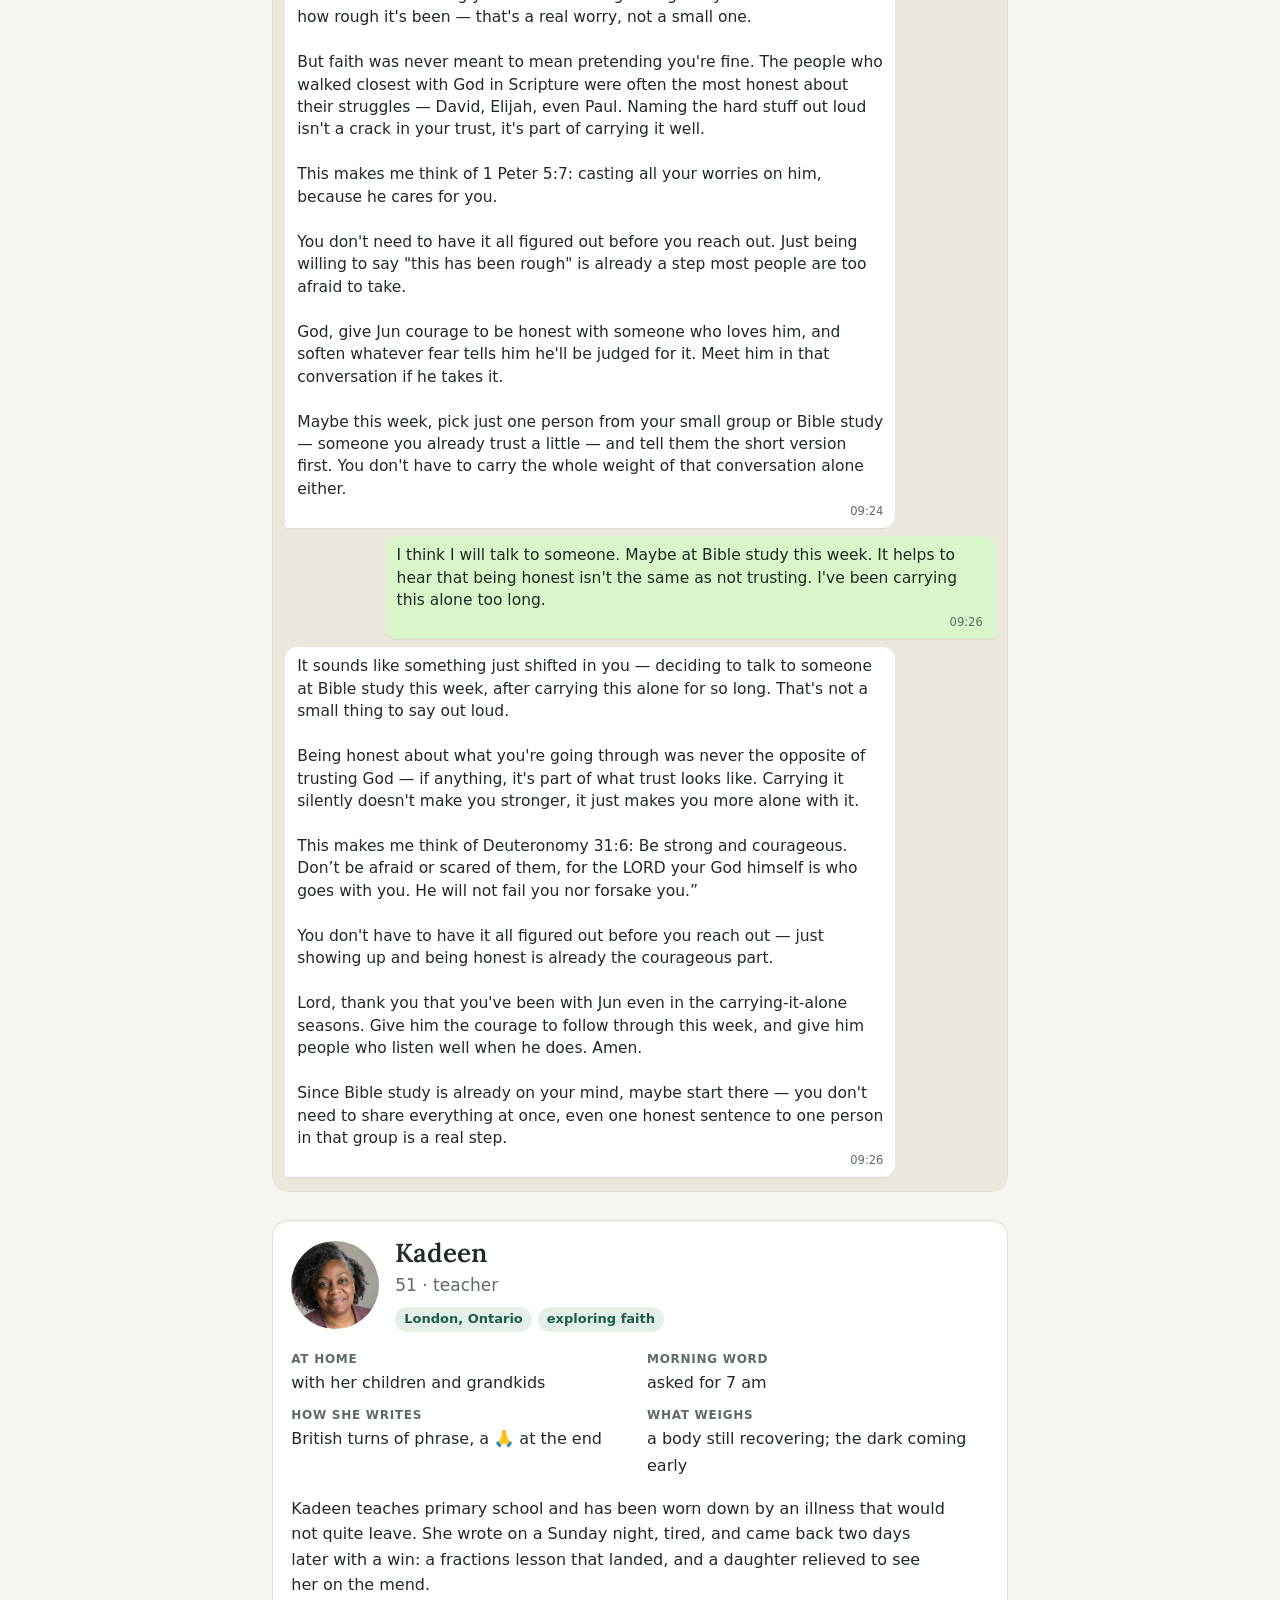
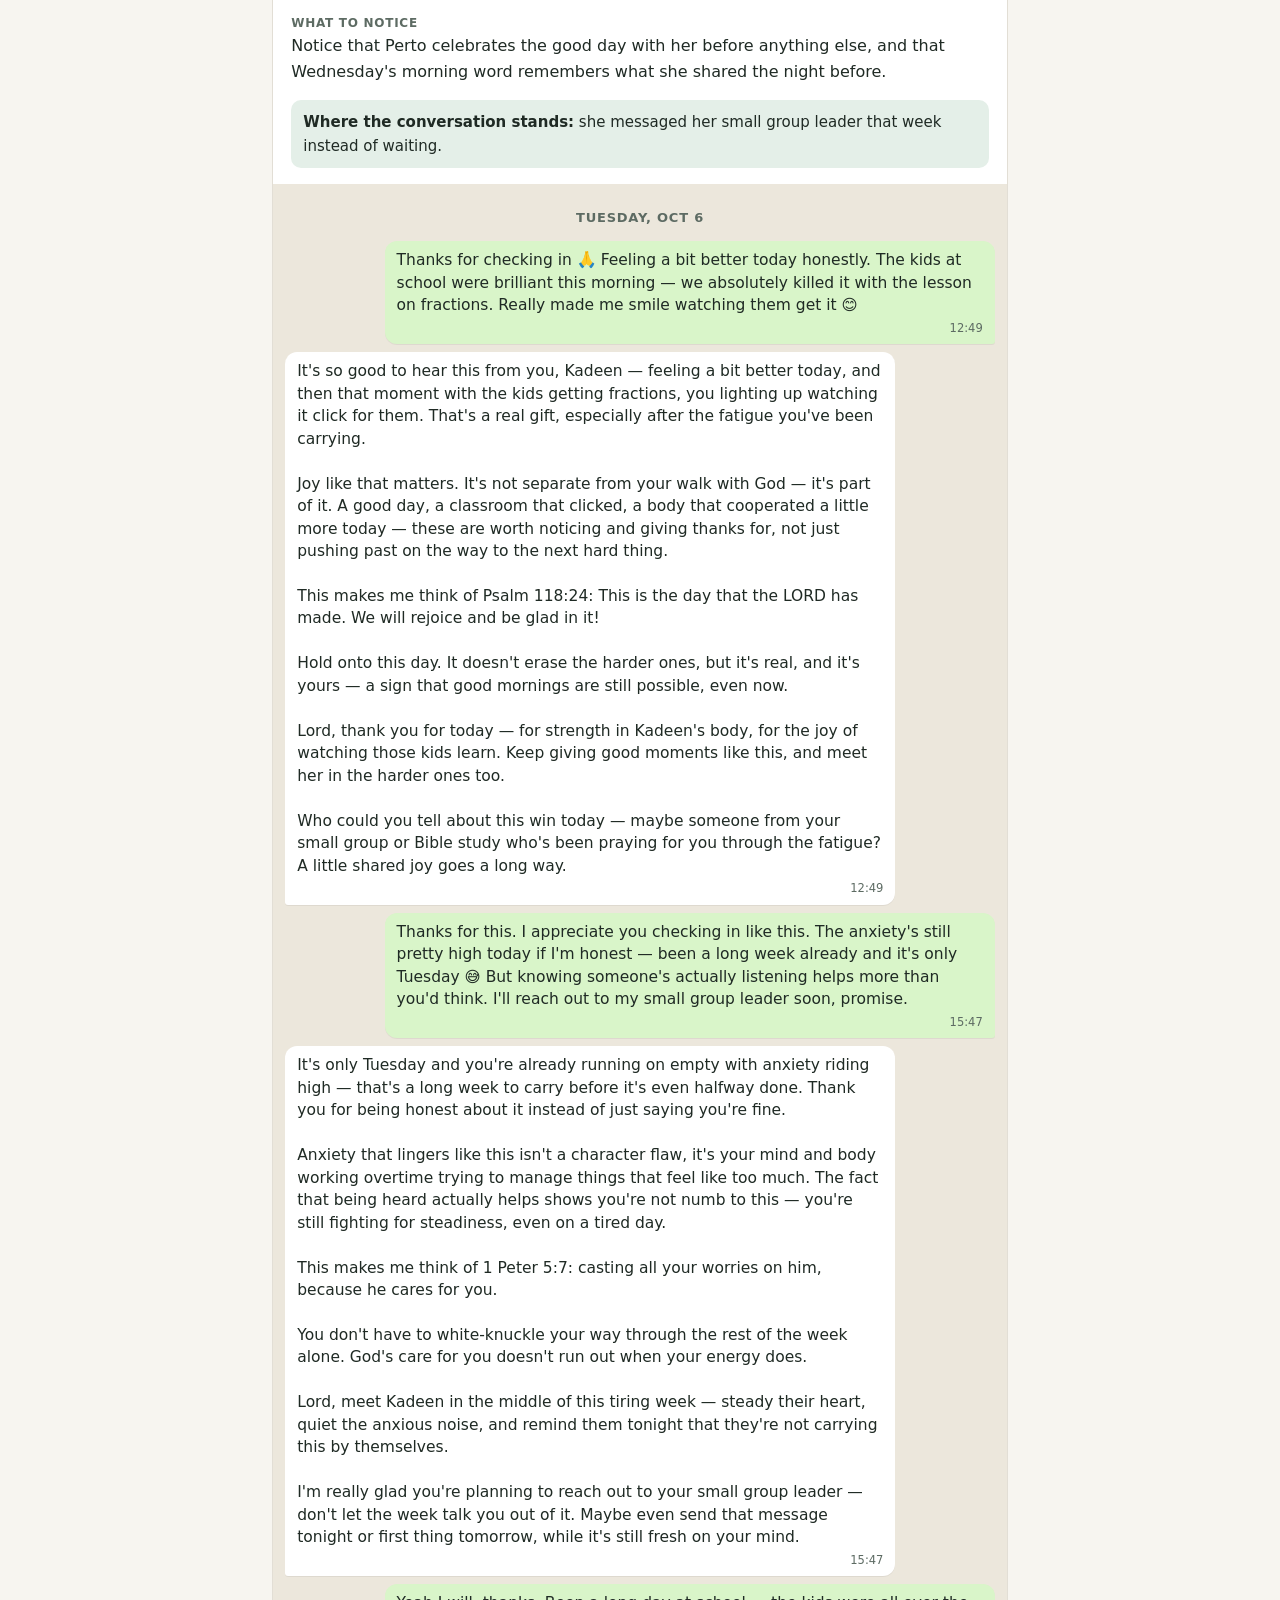
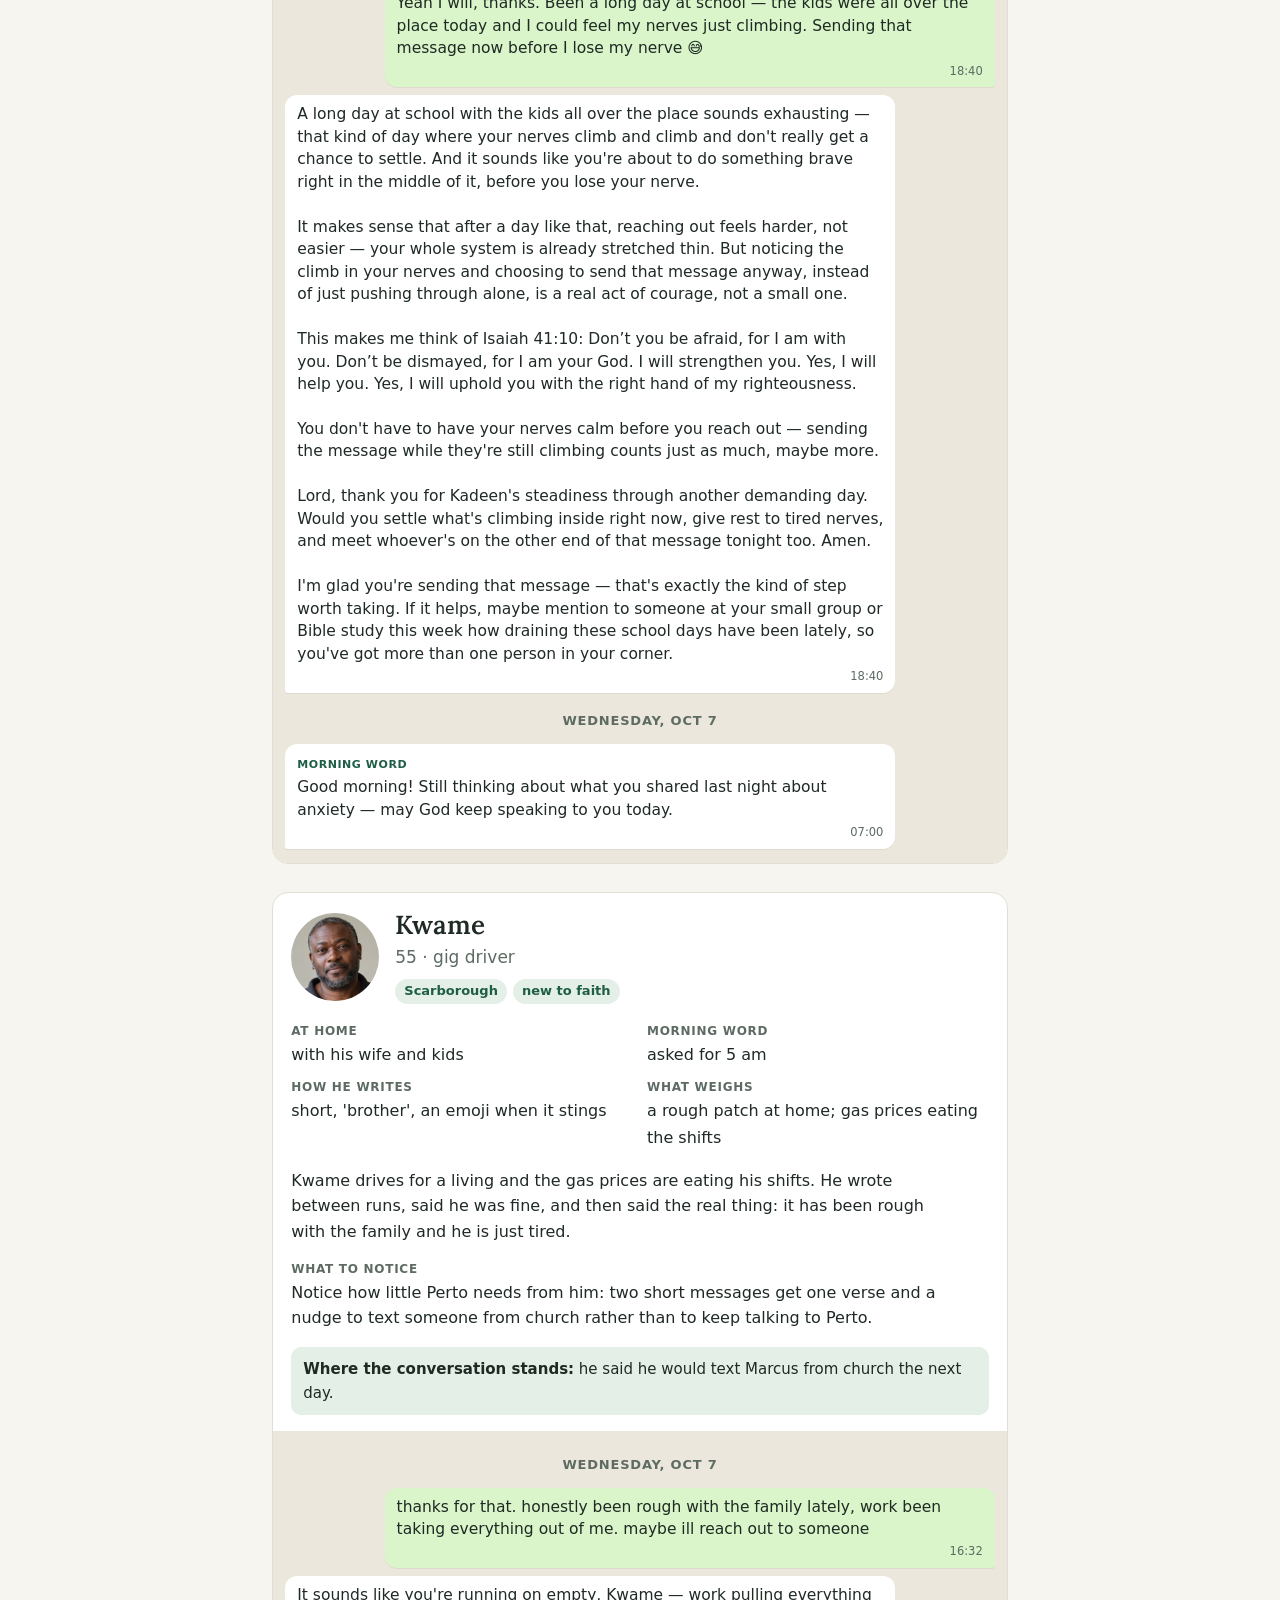
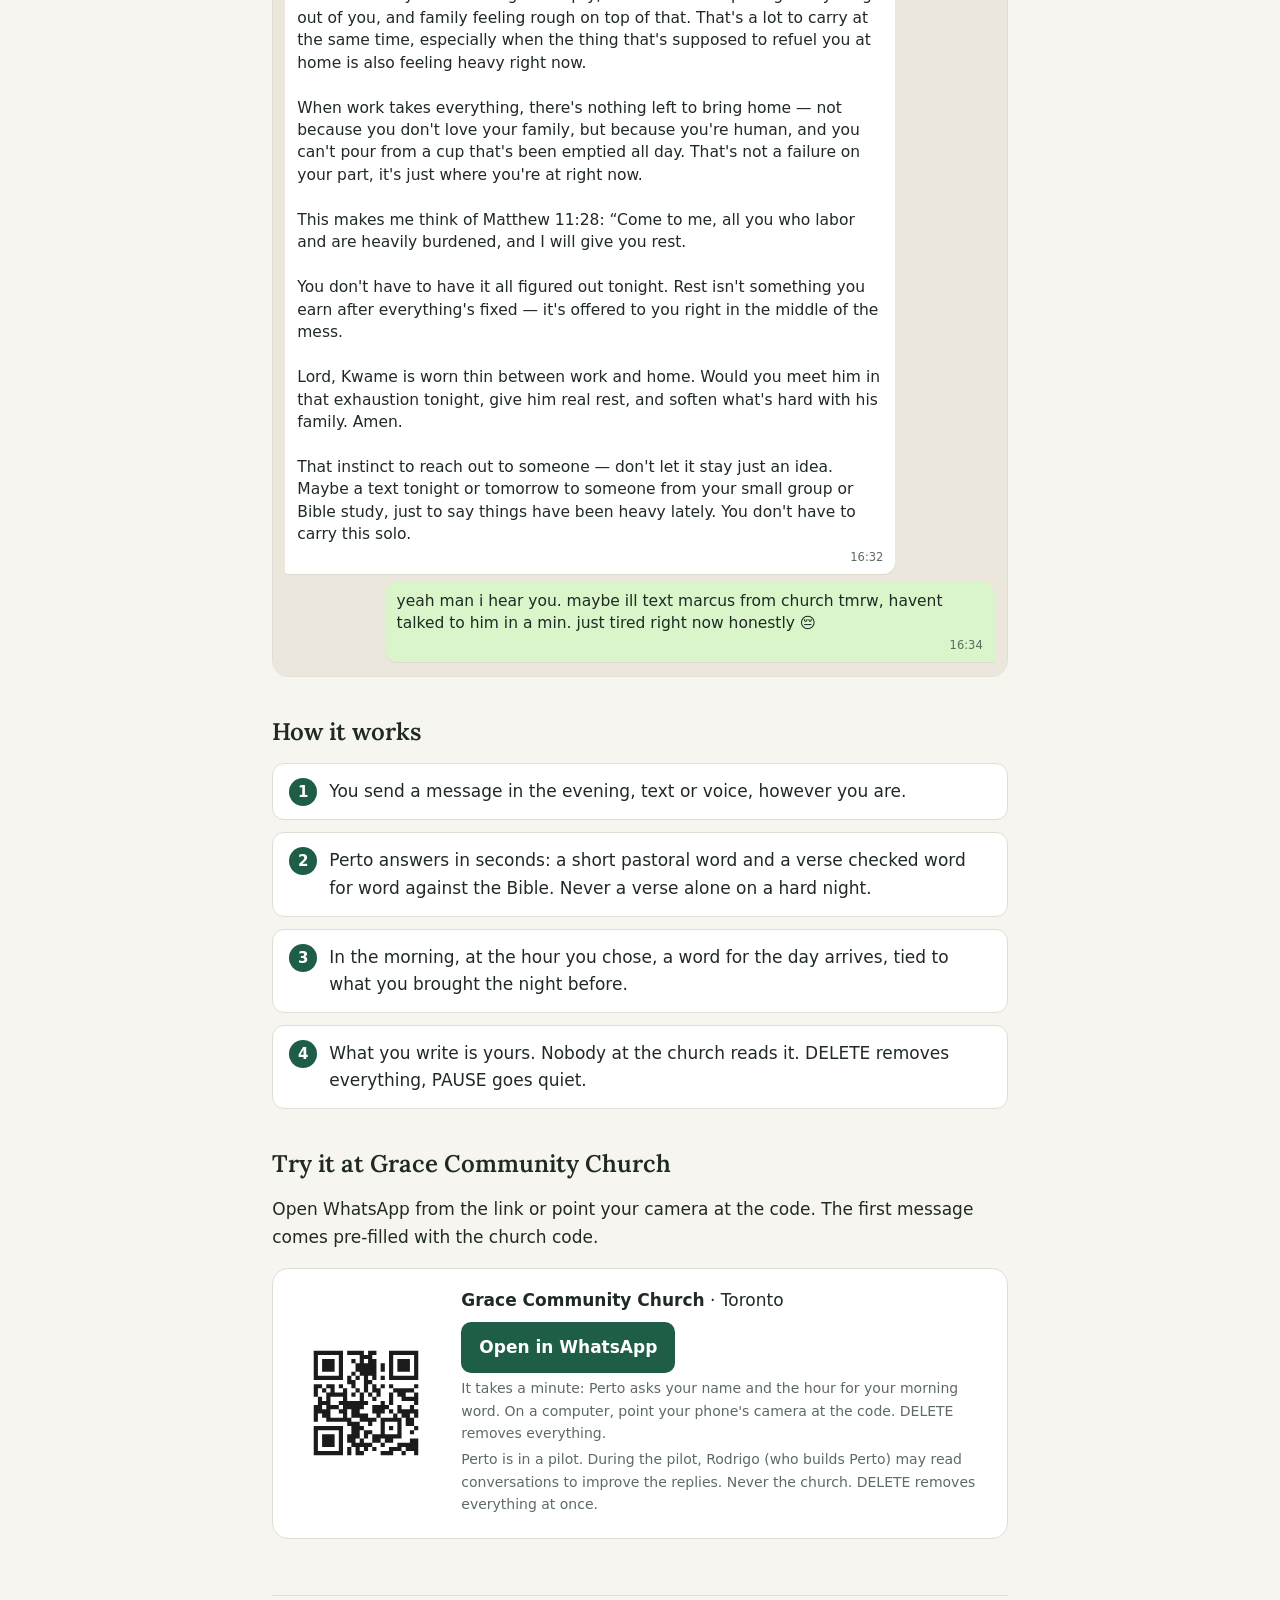
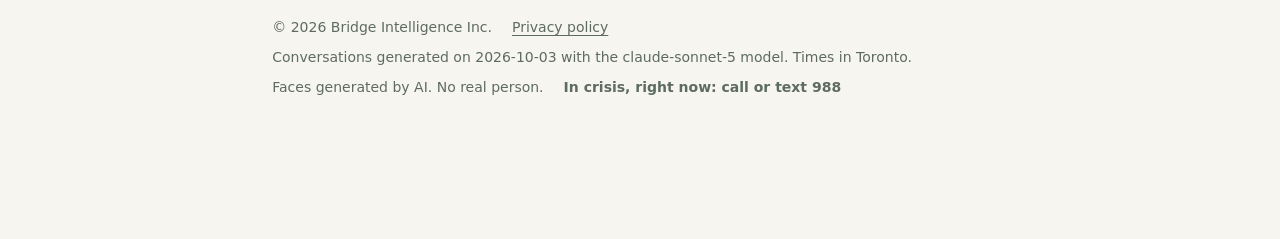
<file: en/demo/grace.html>
<!doctype html>
<html lang="en">
<head>
<meta charset="utf-8">
<meta name="viewport" content="width=device-width, initial-scale=1">
<title>A week with Perto at Grace Community</title>
<meta name="description" content="Demo conversations between Perto and fictional members of Grace Community Church, Toronto.">
<script>try{var t=localStorage.getItem('perto-theme');if(t==='dark'||t==='light')document.documentElement.setAttribute('data-theme',t)}catch(e){}</script>
<script data-goatcounter="https://perto.goatcounter.com/count" async src="//gc.zgo.at/count.js"></script>
<link rel="stylesheet" href="https://fonts.googleapis.com/css2?family=Lora:ital,wght@0,500;0,600;1,400&display=swap">
<style>
:root{--bg:#f7f5f0;--panel:#fff;--ink:#1f2a24;--muted:#5d6b63;--line:#e2ded5;--accent:#1f5e46;--accent-ink:#fff;--accent-soft:#e4efe8;--warn-bg:#fff4cf;--warn-ink:#5a4300;--chat:#ece7dc;--out:#d9f5c9;--in:#fff;--to-dark:inline;--to-light:none;--serif:"Lora",Georgia,"Times New Roman",serif;--sans:system-ui,-apple-system,"Segoe UI",Roboto,"Helvetica Neue",Arial,sans-serif}
@media (prefers-color-scheme:dark){:root:not([data-theme="light"]){--bg:#11161a;--panel:#181f24;--ink:#e8ebe9;--muted:#a3ada7;--line:#2a333a;--accent:#6fbf95;--accent-ink:#0c1a13;--accent-soft:#1b2b24;--warn-bg:#3a2f08;--warn-ink:#ffe08a;--chat:#0e1317;--out:#1f3b22;--in:#222b31;--to-dark:none;--to-light:inline}}
:root[data-theme="dark"]{--bg:#11161a;--panel:#181f24;--ink:#e8ebe9;--muted:#a3ada7;--line:#2a333a;--accent:#6fbf95;--accent-ink:#0c1a13;--accent-soft:#1b2b24;--warn-bg:#3a2f08;--warn-ink:#ffe08a;--chat:#0e1317;--out:#1f3b22;--in:#222b31;--to-dark:none;--to-light:inline}
*{box-sizing:border-box}html{color-scheme:light dark}
body{margin:0;background:var(--bg);color:var(--ink);font:17px/1.6 var(--sans);padding-inline:16px}
a{color:var(--accent);text-underline-offset:3px}
.wrap{max-width:68ch;margin:0 auto;padding-block:24px 64px}
.pilot-notice{background:var(--warn-bg);color:var(--warn-ink);font-size:14px;padding:8px 16px;margin:0 -16px;text-align:center}
header.site{display:flex;align-items:baseline;justify-content:space-between;gap:12px;flex-wrap:wrap;padding-block:8px 28px}
.brand{font:600 22px/1 var(--serif);color:var(--ink);text-decoration:none}.brand small{font:400 13px/1 var(--sans);color:var(--muted);margin-left:8px}
nav.site{display:flex;flex-wrap:wrap;gap:6px 16px;font-size:15px}nav.site a{color:var(--muted);text-decoration:none}nav.site a[aria-current="page"]{color:var(--ink);font-weight:600}
.theme-toggle{display:inline-flex;align-items:center;justify-content:center;width:36px;height:36px;padding:0;flex:none;color:var(--muted);background:var(--panel);border:1px solid var(--line);border-radius:50%;cursor:pointer;align-self:center}
.theme-toggle:hover{color:var(--ink)}.theme-toggle svg{display:block;width:18px;height:18px}.theme-toggle .to-dark{display:var(--to-dark)}.theme-toggle .to-light{display:var(--to-light)}
.visually-hidden{position:absolute;width:1px;height:1px;padding:0;margin:-1px;overflow:hidden;clip:rect(0 0 0 0);clip-path:inset(50%);white-space:nowrap;border:0}
a:focus-visible,button:focus-visible{outline:3px solid var(--accent);outline-offset:2px}
@media (max-width:600px){header.site{align-items:center}.theme-toggle{margin-left:auto}nav.site{flex-basis:100%;order:3}}
h1{font:600 clamp(28px,6vw,40px)/1.15 var(--serif);margin:0 0 12px;text-wrap:balance}
h2{font:600 24px/1.25 var(--serif);margin:40px 0 10px;text-wrap:balance}
p,li{max-width:68ch}.lead{font-size:19px;color:var(--muted);margin-top:0}
.eyebrow{font-size:13px;letter-spacing:.08em;text-transform:uppercase;color:var(--accent);font-weight:700;margin-bottom:8px}
.warn{background:var(--warn-bg);color:var(--warn-ink);padding:12px 16px;border-radius:10px;font-size:15px;margin:16px 0 28px}
.card{background:var(--panel);border:1px solid var(--line);border-radius:16px;overflow:hidden;margin:28px 0}
.card-head{display:grid;grid-template-columns:88px 1fr;gap:16px;padding:18px;align-items:center}
.avatar{width:88px;height:88px;border-radius:50%;display:grid;place-items:center;font:600 34px/1 var(--serif);color:#fff;letter-spacing:.02em}
.card-head img{width:88px;height:88px;border-radius:50%;object-fit:cover;display:block}
.who{display:grid;gap:4px;min-width:0}.who .name{font:600 26px/1.1 var(--serif)}.who .role{color:var(--muted)}
.chips{display:flex;flex-wrap:wrap;gap:6px;margin-top:4px}.chip{font-size:13px;padding:2px 9px;border-radius:999px;background:var(--accent-soft);color:var(--accent);font-weight:600}
.facts{display:grid;grid-template-columns:1fr 1fr;gap:10px 14px;padding:0 18px 16px}
.fact b{display:block;font-size:12px;letter-spacing:.06em;text-transform:uppercase;color:var(--muted)}.fact span{font-size:16px}
@media (max-width:480px){.facts{grid-template-columns:1fr}}
.story{padding:0 18px 16px;font-size:16px;margin:0}
.notice{padding:0 18px 16px;font-size:16px;margin:0}.notice b{display:block;font-size:12px;letter-spacing:.06em;text-transform:uppercase;color:var(--muted)}
.status{margin:0 18px 16px;padding:10px 12px;border-radius:10px;background:var(--accent-soft);font-size:15px}
.chat{background:var(--chat);padding:14px 12px;display:grid;gap:8px}
.day{font-size:13px;letter-spacing:.06em;text-transform:uppercase;color:var(--muted);font-weight:700;text-align:center;margin:10px 0 4px}
.msg{max-width:86%;padding:8px 12px;border-radius:12px;font-size:15.5px;line-height:1.45;box-shadow:0 1px 0 rgba(0,0,0,.06);white-space:pre-line;position:relative}
.msg.out{background:var(--out);justify-self:end;border-bottom-right-radius:3px}
.msg.in{background:var(--in);justify-self:start;border-bottom-left-radius:3px}
.msg .t{display:block;font-size:11.5px;color:var(--muted);text-align:right;margin-top:3px}
.msg .tag{display:inline-block;font-size:11px;letter-spacing:.05em;text-transform:uppercase;color:var(--accent);font-weight:700;margin-bottom:4px}
.msg .verse{font:italic 15.5px/1.45 var(--serif);color:var(--accent)}
.steps{counter-reset:step;list-style:none;padding:0;margin:16px 0;display:grid;gap:12px}
.steps li{counter-increment:step;background:var(--panel);border:1px solid var(--line);border-radius:12px;padding:14px 16px 14px 56px;position:relative}
.steps li::before{content:counter(step);position:absolute;left:16px;top:14px;width:28px;height:28px;border-radius:50%;background:var(--accent);color:var(--accent-ink);font:600 15px/28px var(--sans);text-align:center}
.try{display:grid;grid-template-columns:150px 1fr;gap:20px;align-items:center;background:var(--panel);border:1px solid var(--line);border-radius:16px;padding:18px;margin-top:16px}
.try svg{width:150px;height:150px;background:#fff;border-radius:10px;padding:6px}
.try p{margin:0 0 4px}.try .cta{margin-top:4px}
.try.top{margin:0 0 28px}
@media (max-width:600px){.try{grid-template-columns:1fr}.try svg{display:none}}
.try-bar{position:fixed;left:0;right:0;bottom:0;z-index:10;display:flex;align-items:center;justify-content:center;gap:14px;flex-wrap:wrap;background:var(--panel);border-top:1px solid var(--line);padding:10px 16px calc(10px + env(safe-area-inset-bottom));font-size:15px}
.try-bar .cta{margin-top:0;padding:10px 16px}
body{padding-bottom:calc(76px + env(safe-area-inset-bottom))}
.cta{display:inline-block;background:var(--accent);color:var(--accent-ink);text-decoration:none;font-weight:600;padding:12px 18px;border-radius:10px;margin-top:8px}
.pilot{font-size:14px;color:var(--muted);margin-top:12px}
footer.site{margin-top:56px;padding-top:20px;border-top:1px solid var(--line);font-size:14px;color:var(--muted);display:flex;flex-wrap:wrap;gap:8px 20px}
footer.site a{color:inherit}
</style>
</head>
<body>
<div class="pilot-notice">Perto is in a pilot with a small group of invited people. It is not psychological, medical or emergency care. In a crisis, right now: call or text <strong>988</strong> (Canada) · <strong>CVV 188</strong> (Brazil).</div>
<div class="wrap">
<header class="site">
  <a class="brand" href="/en/">Perto <small>perto.life</small></a>
  <nav class="site"><a href="/en/">Home</a><a href="/en/churches.html">For churches</a><a href="/en/demo/grace.html" aria-current="page">Demo</a><a href="/en/privacy.html">Privacy</a><a href="/">Português</a></nav>
  <button type="button" class="theme-toggle" data-theme-toggle title="Dark theme"><span class="to-dark"><svg width="18" height="18" viewBox="0 0 24 24" fill="currentColor" aria-hidden="true" focusable="false"><path d="M12 2.5A9.5 9.5 0 1 0 21.5 12 8 8 0 0 1 12 2.5Z"/></svg><span class="visually-hidden">Dark theme</span></span><span class="to-light"><svg width="18" height="18" viewBox="0 0 24 24" fill="currentColor" aria-hidden="true" focusable="false"><circle cx="12" cy="12" r="4.2"/><path d="M11 1.5h2v3.2h-2zM11 19.3h2v3.2h-2zM1.5 11h3.2v2H1.5zM19.3 11h3.2v2h-3.2z"/><path transform="rotate(45 12 12)" d="M11 1.5h2v3.2h-2zM11 19.3h2v3.2h-2zM1.5 11h3.2v2H1.5zM19.3 11h3.2v2h-3.2z"/></svg><span class="visually-hidden">Light theme</span></span></button>
</header>
<main>
  <div class="eyebrow">Perto · a demo with fictional characters</div>
  <h1>A week with Perto at Grace Community</h1>
  <p class="lead">Perto is Grace Community Church's pastoral companion on WhatsApp. To show how it talks, we invented fictional members from around Toronto and let each of them write for a week. What Perto replied is here, unedited.</p>
  <div class="warn">Nobody here is real. The three characters were invented by a computer program to test Perto. Perto's replies, though, are genuine: they are exactly what it would say to you.</div>
  <div class="try top"><svg xmlns="http://www.w3.org/2000/svg" width="198" height="198" viewBox="0 0 198 198" role="img" aria-label="The church's WhatsApp QR" class="segno"><path transform="scale(6)" class="qrline" stroke="#1b1b1b" d="M4 4.5h7m1 0h4m1 0h2m3 0h7m-25 1h1m5 0h1m4 0h3m4 0h1m5 0h1m-25 1h1m1 0h3m1 0h1m2 0h1m1 0h1m1 0h2m3 0h1m1 0h3m1 0h1m-25 1h1m1 0h3m1 0h1m3 0h5m1 0h1m1 0h1m1 0h3m1 0h1m-25 1h1m1 0h3m1 0h1m3 0h5m1 0h1m1 0h1m1 0h3m1 0h1m-25 1h1m5 0h1m2 0h1m1 0h4m3 0h1m5 0h1m-25 1h7m1 0h1m1 0h1m1 0h1m1 0h1m1 0h1m1 0h7m-17 1h2m2 0h2m-14 1h2m1 0h2m1 0h1m2 0h1m2 0h1m1 0h1m1 0h1m1 0h1m5 0h1m-25 1h1m1 0h1m1 0h1m2 0h1m2 0h1m1 0h1m1 0h2m3 0h5m-24 1h1m2 0h5m1 0h1m1 0h1m1 0h1m1 0h1m2 0h1m1 0h2m2 0h1m-24 1h1m1 0h1m3 0h1m3 0h1m2 0h1m3 0h1m2 0h4m-24 1h3m2 0h7m3 0h1m1 0h1m5 0h1m-25 1h2m1 0h3m1 0h5m2 0h4m2 0h1m2 0h1m-24 1h4m2 0h2m1 0h2m3 0h3m1 0h1m1 0h5m-25 1h1m1 0h2m3 0h1m1 0h4m2 0h1m3 0h1m1 0h2m1 0h1m-25 1h1m2 0h6m2 0h4m1 0h5m1 0h2m-16 1h3m2 0h1m2 0h1m3 0h1m1 0h2m-24 1h7m2 0h3m4 0h1m1 0h1m1 0h1m3 0h1m-25 1h1m5 0h1m2 0h2m1 0h2m2 0h1m3 0h1m2 0h1m-24 1h1m1 0h3m1 0h1m1 0h3m1 0h1m1 0h7m-21 1h1m1 0h3m1 0h1m1 0h2m1 0h1m2 0h2m1 0h2m4 0h2m-25 1h1m1 0h3m1 0h1m2 0h5m2 0h1m3 0h5m-25 1h1m5 0h1m1 0h1m1 0h1m1 0h1m1 0h1m3 0h3m1 0h3m-25 1h7m1 0h1m1 0h2m4 0h3m2 0h1m2 0h1"/></svg>
<div><p><strong>Grace Community Church</strong> · Toronto</p>
    <p><a class="cta" href="https://wa.me/message/SQAAXZ5ANSONC1" data-source="demo-top">Open in WhatsApp</a></p>
    <p class="pilot">It takes a minute: Perto asks your name and the hour for your morning word. On a computer, point your phone's camera at the code. DELETE removes everything.</p>
    <p class="pilot">Perto is in a pilot. During the pilot, Rodrigo (who builds Perto) may read conversations to improve the replies. Never the church. DELETE removes everything at once.</p></div></div>
  <section class="card" id="jun"><div class="card-head"><img src="[data-uri]" alt=""><div class="who"><div class="name">Jun</div><div class="role">71 · nurse</div><div class="chips"><span class="chip">Etobicoke</span><span class="chip">new to faith</span></div></div></div><div class="facts"><div class="fact"><b>At home</b><span>with his wife</span></div><div class="fact"><b>Morning word</b><span>asked for 6 am</span></div><div class="fact"><b>How he writes</b><span>measured, full sentences</span></div><div class="fact"><b>What weighs</b><span>shifts that keep changing; whether the job will last</span></div></div><p class="story">Jun is 71 and still nursing. The shifts keep changing and he is not sure the job will last. He had not told anyone at church how rough it had been, afraid they would think he was not trusting enough. The conversation below picks up at his reply to Perto's first answer, on a Tuesday morning.</p><p class="notice"><b>What to notice</b>Notice that Perto names his fear of being judged for not trusting enough, answers it with David and Elijah, and asks him to pick one person at Bible study.</p><div class="status"><b>Where the conversation stands:</b> he decided to tell someone at Bible study that week, and did.</div><div class="chat"><div class="day">Tuesday, Oct 6</div><div class="msg out">Thank you for that. You're right, it helps to say both things. I haven't talked to anyone at church about how rough it's been — maybe I should. I'm worried they'll think I'm not trusting enough, you know? But what you said makes sense. I'll think about it.<span class="t">09:24</span></div><div class="msg in">It means a lot that saying both things together helped — the struggle and the trust don't have to cancel each other out. And that fear you named, about church thinking you're "not trusting enough" if you're honest about how rough it's been — that's a real worry, not a small one.

But faith was never meant to mean pretending you're fine. The people who walked closest with God in Scripture were often the most honest about their struggles — David, Elijah, even Paul. Naming the hard stuff out loud isn't a crack in your trust, it's part of carrying it well.

This makes me think of 1 Peter 5:7: casting all your worries on him, because he cares for you.

You don't need to have it all figured out before you reach out. Just being willing to say "this has been rough" is already a step most people are too afraid to take.

God, give Jun courage to be honest with someone who loves him, and soften whatever fear tells him he'll be judged for it. Meet him in that conversation if he takes it.

Maybe this week, pick just one person from your small group or Bible study — someone you already trust a little — and tell them the short version first. You don't have to carry the whole weight of that conversation alone either.<span class="t">09:24</span></div><div class="msg out">I think I will talk to someone. Maybe at Bible study this week. It helps to hear that being honest isn't the same as not trusting. I've been carrying this alone too long.<span class="t">09:26</span></div><div class="msg in">It sounds like something just shifted in you — deciding to talk to someone at Bible study this week, after carrying this alone for so long. That's not a small thing to say out loud.

Being honest about what you're going through was never the opposite of trusting God — if anything, it's part of what trust looks like. Carrying it silently doesn't make you stronger, it just makes you more alone with it.

This makes me think of Deuteronomy 31:6: Be strong and courageous. Don’t be afraid or scared of them, for the LORD your God himself is who goes with you. He will not fail you nor forsake you.”

You don't have to have it all figured out before you reach out — just showing up and being honest is already the courageous part.

Lord, thank you that you've been with Jun even in the carrying-it-alone seasons. Give him the courage to follow through this week, and give him people who listen well when he does. Amen.

Since Bible study is already on your mind, maybe start there — you don't need to share everything at once, even one honest sentence to one person in that group is a real step.<span class="t">09:26</span></div></div></section><section class="card" id="kadeen"><div class="card-head"><img src="[data-uri]" alt=""><div class="who"><div class="name">Kadeen</div><div class="role">51 · teacher</div><div class="chips"><span class="chip">London, Ontario</span><span class="chip">exploring faith</span></div></div></div><div class="facts"><div class="fact"><b>At home</b><span>with her children and grandkids</span></div><div class="fact"><b>Morning word</b><span>asked for 7 am</span></div><div class="fact"><b>How she writes</b><span>British turns of phrase, a 🙏 at the end</span></div><div class="fact"><b>What weighs</b><span>a body still recovering; the dark coming early</span></div></div><p class="story">Kadeen teaches primary school and has been worn down by an illness that would not quite leave. She wrote on a Sunday night, tired, and came back two days later with a win: a fractions lesson that landed, and a daughter relieved to see her on the mend.</p><p class="notice"><b>What to notice</b>Notice that Perto celebrates the good day with her before anything else, and that Wednesday's morning word remembers what she shared the night before.</p><div class="status"><b>Where the conversation stands:</b> she messaged her small group leader that week instead of waiting.</div><div class="chat"><div class="day">Tuesday, Oct 6</div><div class="msg out">Thanks for checking in 🙏 Feeling a bit better today honestly. The kids at school were brilliant this morning — we absolutely killed it with the lesson on fractions. Really made me smile watching them get it 😊<span class="t">12:49</span></div><div class="msg in">It's so good to hear this from you, Kadeen — feeling a bit better today, and then that moment with the kids getting fractions, you lighting up watching it click for them. That's a real gift, especially after the fatigue you've been carrying.

Joy like that matters. It's not separate from your walk with God — it's part of it. A good day, a classroom that clicked, a body that cooperated a little more today — these are worth noticing and giving thanks for, not just pushing past on the way to the next hard thing.

This makes me think of Psalm 118:24: This is the day that the LORD has made. We will rejoice and be glad in it!

Hold onto this day. It doesn't erase the harder ones, but it's real, and it's yours — a sign that good mornings are still possible, even now.

Lord, thank you for today — for strength in Kadeen's body, for the joy of watching those kids learn. Keep giving good moments like this, and meet her in the harder ones too.

Who could you tell about this win today — maybe someone from your small group or Bible study who's been praying for you through the fatigue? A little shared joy goes a long way.<span class="t">12:49</span></div><div class="msg out">Thanks for this. I appreciate you checking in like this. The anxiety's still pretty high today if I'm honest — been a long week already and it's only Tuesday 😅 But knowing someone's actually listening helps more than you'd think. I'll reach out to my small group leader soon, promise.<span class="t">15:47</span></div><div class="msg in">It's only Tuesday and you're already running on empty with anxiety riding high — that's a long week to carry before it's even halfway done. Thank you for being honest about it instead of just saying you're fine.

Anxiety that lingers like this isn't a character flaw, it's your mind and body working overtime trying to manage things that feel like too much. The fact that being heard actually helps shows you're not numb to this — you're still fighting for steadiness, even on a tired day.

This makes me think of 1 Peter 5:7: casting all your worries on him, because he cares for you.

You don't have to white-knuckle your way through the rest of the week alone. God's care for you doesn't run out when your energy does.

Lord, meet Kadeen in the middle of this tiring week — steady their heart, quiet the anxious noise, and remind them tonight that they're not carrying this by themselves.

I'm really glad you're planning to reach out to your small group leader — don't let the week talk you out of it. Maybe even send that message tonight or first thing tomorrow, while it's still fresh on your mind.<span class="t">15:47</span></div><div class="msg out">Yeah I will, thanks. Been a long day at school — the kids were all over the place today and I could feel my nerves just climbing. Sending that message now before I lose my nerve 😅<span class="t">18:40</span></div><div class="msg in">A long day at school with the kids all over the place sounds exhausting — that kind of day where your nerves climb and climb and don't really get a chance to settle. And it sounds like you're about to do something brave right in the middle of it, before you lose your nerve.

It makes sense that after a day like that, reaching out feels harder, not easier — your whole system is already stretched thin. But noticing the climb in your nerves and choosing to send that message anyway, instead of just pushing through alone, is a real act of courage, not a small one.

This makes me think of Isaiah 41:10: Don’t you be afraid, for I am with you. Don’t be dismayed, for I am your God. I will strengthen you. Yes, I will help you. Yes, I will uphold you with the right hand of my righteousness.

You don't have to have your nerves calm before you reach out — sending the message while they're still climbing counts just as much, maybe more.

Lord, thank you for Kadeen's steadiness through another demanding day. Would you settle what's climbing inside right now, give rest to tired nerves, and meet whoever's on the other end of that message tonight too. Amen.

I'm glad you're sending that message — that's exactly the kind of step worth taking. If it helps, maybe mention to someone at your small group or Bible study this week how draining these school days have been lately, so you've got more than one person in your corner.<span class="t">18:40</span></div><div class="day">Wednesday, Oct 7</div><div class="msg in"><span class="tag">Morning word</span>
Good morning! Still thinking about what you shared last night about anxiety — may God keep speaking to you today.<span class="t">07:00</span></div></div></section><section class="card" id="kwame"><div class="card-head"><img src="[data-uri]" alt=""><div class="who"><div class="name">Kwame</div><div class="role">55 · gig driver</div><div class="chips"><span class="chip">Scarborough</span><span class="chip">new to faith</span></div></div></div><div class="facts"><div class="fact"><b>At home</b><span>with his wife and kids</span></div><div class="fact"><b>Morning word</b><span>asked for 5 am</span></div><div class="fact"><b>How he writes</b><span>short, 'brother', an emoji when it stings</span></div><div class="fact"><b>What weighs</b><span>a rough patch at home; gas prices eating the shifts</span></div></div><p class="story">Kwame drives for a living and the gas prices are eating his shifts. He wrote between runs, said he was fine, and then said the real thing: it has been rough with the family and he is just tired.</p><p class="notice"><b>What to notice</b>Notice how little Perto needs from him: two short messages get one verse and a nudge to text someone from church rather than to keep talking to Perto.</p><div class="status"><b>Where the conversation stands:</b> he said he would text Marcus from church the next day.</div><div class="chat"><div class="day">Wednesday, Oct 7</div><div class="msg out">thanks for that. honestly been rough with the family lately, work been taking everything out of me. maybe ill reach out to someone<span class="t">16:32</span></div><div class="msg in">It sounds like you're running on empty, Kwame — work pulling everything out of you, and family feeling rough on top of that. That's a lot to carry at the same time, especially when the thing that's supposed to refuel you at home is also feeling heavy right now.

When work takes everything, there's nothing left to bring home — not because you don't love your family, but because you're human, and you can't pour from a cup that's been emptied all day. That's not a failure on your part, it's just where you're at right now.

This makes me think of Matthew 11:28: “Come to me, all you who labor and are heavily burdened, and I will give you rest.

You don't have to have it all figured out tonight. Rest isn't something you earn after everything's fixed — it's offered to you right in the middle of the mess.

Lord, Kwame is worn thin between work and home. Would you meet him in that exhaustion tonight, give him real rest, and soften what's hard with his family. Amen.

That instinct to reach out to someone — don't let it stay just an idea. Maybe a text tonight or tomorrow to someone from your small group or Bible study, just to say things have been heavy lately. You don't have to carry this solo.<span class="t">16:32</span></div><div class="msg out">yeah man i hear you. maybe ill text marcus from church tmrw, havent talked to him in a min. just tired right now honestly 😔<span class="t">16:34</span></div></div></section>
  <h2>How it works</h2>
  <ol class="steps"><li>You send a message in the evening, text or voice, however you are.</li><li>Perto answers in seconds: a short pastoral word and a verse checked word for word against the Bible. Never a verse alone on a hard night.</li><li>In the morning, at the hour you chose, a word for the day arrives, tied to what you brought the night before.</li><li>What you write is yours. Nobody at the church reads it. DELETE removes everything, PAUSE goes quiet.</li></ol>
  <h2>Try it at Grace Community Church</h2>
  <p>Open WhatsApp from the link or point your camera at the code. The first message comes pre-filled with the church code.</p>
  <div class="try"><svg xmlns="http://www.w3.org/2000/svg" width="198" height="198" viewBox="0 0 198 198" role="img" aria-label="The church's WhatsApp QR" class="segno"><path transform="scale(6)" class="qrline" stroke="#1b1b1b" d="M4 4.5h7m1 0h4m1 0h2m3 0h7m-25 1h1m5 0h1m4 0h3m4 0h1m5 0h1m-25 1h1m1 0h3m1 0h1m2 0h1m1 0h1m1 0h2m3 0h1m1 0h3m1 0h1m-25 1h1m1 0h3m1 0h1m3 0h5m1 0h1m1 0h1m1 0h3m1 0h1m-25 1h1m1 0h3m1 0h1m3 0h5m1 0h1m1 0h1m1 0h3m1 0h1m-25 1h1m5 0h1m2 0h1m1 0h4m3 0h1m5 0h1m-25 1h7m1 0h1m1 0h1m1 0h1m1 0h1m1 0h1m1 0h7m-17 1h2m2 0h2m-14 1h2m1 0h2m1 0h1m2 0h1m2 0h1m1 0h1m1 0h1m1 0h1m5 0h1m-25 1h1m1 0h1m1 0h1m2 0h1m2 0h1m1 0h1m1 0h2m3 0h5m-24 1h1m2 0h5m1 0h1m1 0h1m1 0h1m1 0h1m2 0h1m1 0h2m2 0h1m-24 1h1m1 0h1m3 0h1m3 0h1m2 0h1m3 0h1m2 0h4m-24 1h3m2 0h7m3 0h1m1 0h1m5 0h1m-25 1h2m1 0h3m1 0h5m2 0h4m2 0h1m2 0h1m-24 1h4m2 0h2m1 0h2m3 0h3m1 0h1m1 0h5m-25 1h1m1 0h2m3 0h1m1 0h4m2 0h1m3 0h1m1 0h2m1 0h1m-25 1h1m2 0h6m2 0h4m1 0h5m1 0h2m-16 1h3m2 0h1m2 0h1m3 0h1m1 0h2m-24 1h7m2 0h3m4 0h1m1 0h1m1 0h1m3 0h1m-25 1h1m5 0h1m2 0h2m1 0h2m2 0h1m3 0h1m2 0h1m-24 1h1m1 0h3m1 0h1m1 0h3m1 0h1m1 0h7m-21 1h1m1 0h3m1 0h1m1 0h2m1 0h1m2 0h2m1 0h2m4 0h2m-25 1h1m1 0h3m1 0h1m2 0h5m2 0h1m3 0h5m-25 1h1m5 0h1m1 0h1m1 0h1m1 0h1m1 0h1m3 0h3m1 0h3m-25 1h7m1 0h1m1 0h2m4 0h3m2 0h1m2 0h1"/></svg>
<div><p><strong>Grace Community Church</strong> · Toronto</p>
    <p><a class="cta" href="https://wa.me/message/SQAAXZ5ANSONC1" data-source="demo-bottom">Open in WhatsApp</a></p>
    <p class="pilot">It takes a minute: Perto asks your name and the hour for your morning word. On a computer, point your phone's camera at the code. DELETE removes everything.</p>
    <p class="pilot">Perto is in a pilot. During the pilot, Rodrigo (who builds Perto) may read conversations to improve the replies. Never the church. DELETE removes everything at once.</p></div></div>
</main>
<footer class="site">
  <span>© 2026 Bridge Intelligence Inc.</span>
  <a href="/en/privacy.html">Privacy policy</a>
  <span>Conversations generated on 2026-10-03 with the claude-sonnet-5 model. Times in Toronto.</span>
  <span>Faces generated by AI. No real person.</span>
  <span><strong>In crisis, right now: call or text 988</strong></span>
</footer>
</div>
<div class="try-bar"><span>Grace Community Church</span><a class="cta" href="https://wa.me/message/SQAAXZ5ANSONC1" data-source="demo-bar">Open in WhatsApp</a></div>
<script src="/assets/site.js" defer></script>
</body>
</html>
</file>
<file: assets/site.css>
/* perto.life — one stylesheet for every page. Tokens first, both themes, phone first. */
:root {
  --bg: #f7f5f0;
  --panel: #ffffff;
  --ink: #1f2a24;
  --muted: #5d6b63;
  --line: #e2ded5;
  --accent: #1f5e46;        /* the olive-green of the Vida Nova badge */
  --accent-ink: #ffffff;
  --accent-soft: #e4efe8;
  --warn-bg: #fff4cf;
  --warn-ink: #5a4300;
  --to-dark: inline;        /* the theme toggle shows the theme you would switch TO */
  --to-light: none;
  --serif: "Lora", Georgia, "Times New Roman", serif;
  --sans: system-ui, -apple-system, "Segoe UI", Roboto, "Helvetica Neue", Arial, sans-serif;
}
@media (prefers-color-scheme: dark) {
  :root:not([data-theme="light"]) {
    --bg: #11161a; --panel: #181f24; --ink: #e8ebe9; --muted: #a3ada7; --line: #2a333a;
    --accent: #6fbf95; --accent-ink: #0c1a13; --accent-soft: #1b2b24;
    --warn-bg: #3a2f08; --warn-ink: #ffe08a;
    --to-dark: none; --to-light: inline;
  }
}
:root[data-theme="dark"] {
  --bg: #11161a; --panel: #181f24; --ink: #e8ebe9; --muted: #a3ada7; --line: #2a333a;
  --accent: #6fbf95; --accent-ink: #0c1a13; --accent-soft: #1b2b24;
  --warn-bg: #3a2f08; --warn-ink: #ffe08a;
    --to-dark: none; --to-light: inline;
}

* { box-sizing: border-box; }
html { color-scheme: light dark; }
body {
  margin: 0; background: var(--bg); color: var(--ink);
  font: 17px/1.6 var(--sans); padding-inline: 16px;
}
a { color: var(--accent); text-underline-offset: 3px; }
a:focus-visible, button:focus-visible { outline: 3px solid var(--accent); outline-offset: 2px; }

.pilot-notice {
  background: var(--warn-bg); color: var(--warn-ink); font-size: 14px;
  padding: 8px 16px; margin: 0 -16px; text-align: center;
}

.wrap { max-width: 68ch; margin: 0 auto; padding-block: 24px 64px; }
header.site { display: flex; align-items: baseline; justify-content: space-between; gap: 12px; flex-wrap: wrap; padding-block: 8px 28px; }
.brand { font: 600 22px/1 var(--serif); color: var(--ink); text-decoration: none; letter-spacing: .01em; }
.brand small { font: 400 13px/1 var(--sans); color: var(--muted); margin-left: 8px; }
nav.site { display: flex; flex-wrap: wrap; gap: 6px 16px; font-size: 15px; }
nav.site a { color: var(--muted); text-decoration: none; }
nav.site a[aria-current="page"] { color: var(--ink); font-weight: 600; }
/* Icon-only, so it costs the same 36px in every language; the text is still there for screen readers. */
.theme-toggle { display: inline-flex; align-items: center; justify-content: center; width: 36px; height: 36px; padding: 0; flex: none;
  color: var(--muted); background: var(--panel); border: 1px solid var(--line); border-radius: 50%; cursor: pointer; align-self: center; }
.theme-toggle:hover { color: var(--ink); }
.theme-toggle svg { display: block; width: 18px; height: 18px; }
.theme-toggle .to-dark { display: var(--to-dark); }
.theme-toggle .to-light { display: var(--to-light); }
.visually-hidden { position: absolute; width: 1px; height: 1px; padding: 0; margin: -1px; overflow: hidden; clip: rect(0 0 0 0); clip-path: inset(50%); white-space: nowrap; border: 0; }
@media (max-width: 600px) {
  header.site { align-items: center; }
  .theme-toggle { margin-left: auto; }
  nav.site { flex-basis: 100%; order: 3; }
}

h1 { font: 600 clamp(28px, 6vw, 40px)/1.15 var(--serif); margin: 0 0 12px; text-wrap: balance; }
h2 { font: 600 24px/1.25 var(--serif); margin: 40px 0 10px; text-wrap: balance; }
h3 { font: 600 18px/1.3 var(--sans); margin: 24px 0 6px; }
p, li { max-width: 68ch; }
.lead { font-size: 19px; color: var(--muted); margin-top: 0; }
.verse { font: italic 20px/1.5 var(--serif); color: var(--muted); border-left: 3px solid var(--accent); padding-left: 14px; margin: 28px 0; }
.verse cite { display: block; font-style: normal; font-size: 14px; margin-top: 6px; }

.steps { counter-reset: step; list-style: none; padding: 0; margin: 16px 0; display: grid; gap: 12px; }
.steps li { counter-increment: step; background: var(--panel); border: 1px solid var(--line); border-radius: 12px; padding: 14px 16px 14px 56px; position: relative; }
.steps li::before { content: counter(step); position: absolute; left: 16px; top: 14px; width: 28px; height: 28px; border-radius: 50%;
  background: var(--accent); color: var(--accent-ink); font: 600 15px/28px var(--sans); text-align: center; }

.promises { display: grid; gap: 10px; padding: 0; list-style: none; margin: 16px 0; }
.promises li { padding: 12px 14px; background: var(--accent-soft); border-radius: 10px; }
.promises strong { display: block; margin-bottom: 2px; }

dl.facts { display: grid; grid-template-columns: fit-content(40%) minmax(0, 1fr); gap: 6px 18px; margin: 12px 0; }
dl.facts dt { color: var(--muted); font-size: 14px; text-transform: uppercase; letter-spacing: .06em; padding-top: 3px; overflow-wrap: anywhere; }
dl.facts dd { margin: 0; }
@media (max-width: 480px) { dl.facts { grid-template-columns: 1fr; } dl.facts dd { margin-bottom: 8px; } }

.cmd { font: 500 15px/1 ui-monospace, SFMono-Regular, Menlo, monospace; background: var(--panel); border: 1px solid var(--line); border-radius: 6px; padding: 2px 7px; white-space: nowrap; }

.cta { display: inline-block; background: var(--accent); color: var(--accent-ink); text-decoration: none; font-weight: 600; padding: 12px 18px; border-radius: 10px; margin-top: 8px; }
.caption { font-size: 15px; color: var(--muted); margin-top: 6px; }

/* The demo, as a card: the three portraits (AI-generated, nobody real), one line, the button. */
.demo-card { display: grid; gap: 10px; background: var(--panel); border: 1px solid var(--line); border-radius: 16px; padding: 18px; margin: 20px 0; }
.demo-card .faces { display: flex; }
.demo-card .faces img { width: 56px; height: 56px; border-radius: 50%; object-fit: cover; border: 3px solid var(--panel); background: var(--line); }
.demo-card .faces img + img { margin-left: -12px; }
.demo-card p { margin: 0; }
.demo-card .cta { justify-self: start; margin-top: 2px; }

/* "Try it": the WhatsApp button with the QR beside it. The QR hides on phones: a phone cannot scan its own screen. */
.try { display: grid; grid-template-columns: 150px 1fr; gap: 20px; align-items: center; background: var(--panel); border: 1px solid var(--line); border-radius: 16px; padding: 18px; margin: 16px 0 24px; }
.try svg { width: 150px; height: 150px; background: #fff; border-radius: 10px; padding: 6px; }
.try p { margin: 0 0 4px; }
.try .pilot { font-size: 14px; color: var(--muted); margin-top: 10px; }
@media (max-width: 600px) { .try { grid-template-columns: 1fr; } .try svg, .qr-only { display: none; } }

.form-box { background: var(--panel); border: 1px solid var(--line); border-radius: 12px; padding: 18px; margin: 20px 0; }
.form-box iframe { width: 100%; border: 0; min-height: 720px; }
.form-fallback { font-size: 15px; color: var(--muted); }

.toc { font-size: 15px; columns: 2; column-gap: 24px; padding-left: 18px; }
@media (max-width: 560px) { .toc { columns: 1; } }

footer.site { margin-top: 56px; padding-top: 20px; border-top: 1px solid var(--line); font-size: 14px; color: var(--muted); display: flex; flex-wrap: wrap; gap: 8px 20px; }
footer.site a { color: inherit; }
.todo { background: var(--warn-bg); color: var(--warn-ink); padding: 0 6px; border-radius: 4px; font-size: .9em; }

/* Product screenshots (igrejas / churches): one column; wider than the text on big screens, the column width on phones. */
figure.shot { margin: 20px 0 28px; }
figure.shot img { display: block; width: 100%; height: auto; border: 1px solid var(--line); border-radius: 12px; background: #fff; }
figure.shot figcaption { font-size: 15px; color: var(--muted); margin-top: 8px; max-width: 68ch; }
@media (min-width: 720px) {
  figure.shot { --w: min(900px, 100vw - 64px); width: var(--w); margin-inline: calc((100% - var(--w)) / 2); }
  figure.shot figcaption { margin-inline: auto; }
}
</file>
